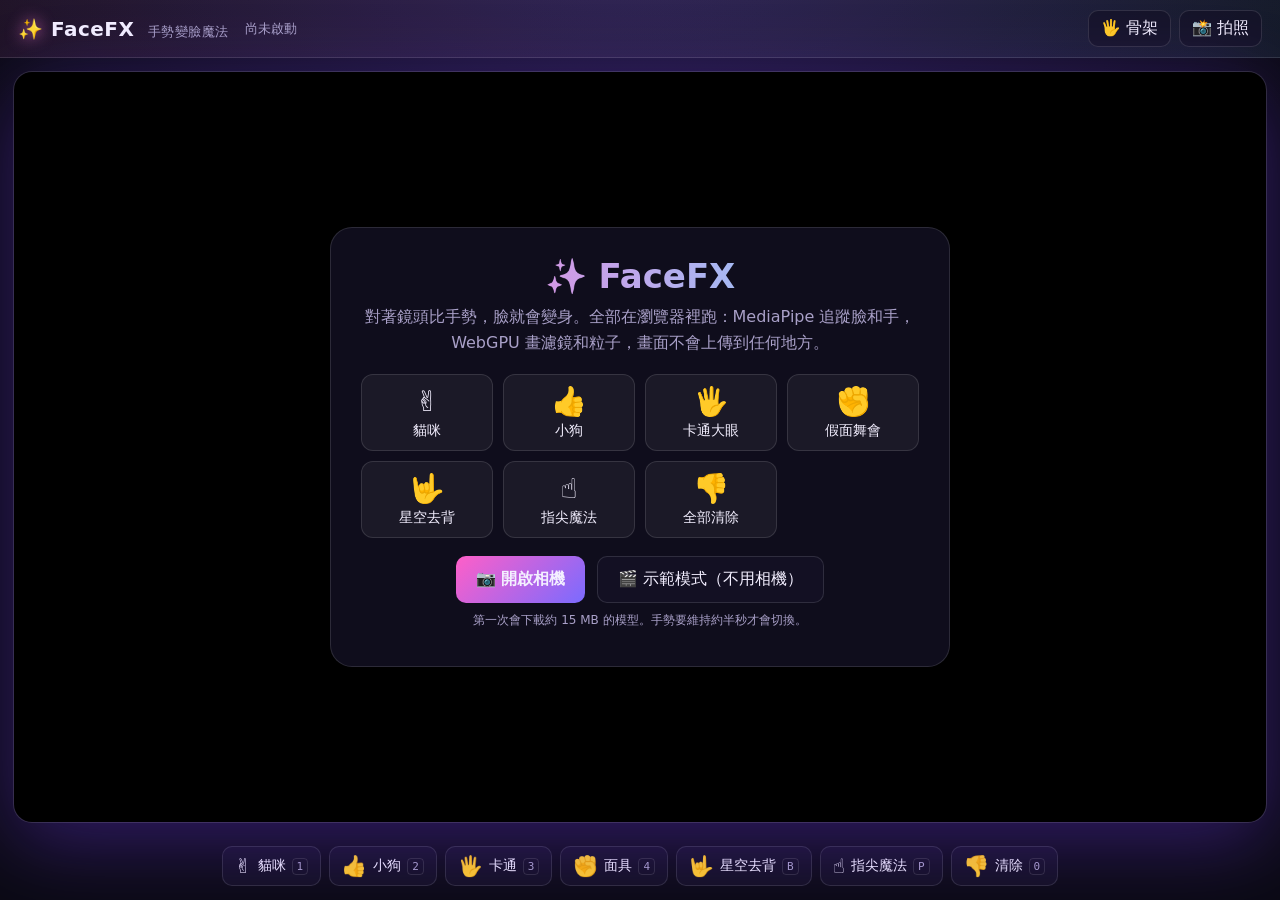
<file: Lab/face-fx/index.html>
<!doctype html>
<html lang="zh-Hant">
<head>
<meta charset="utf-8">
<meta name="viewport" content="width=device-width, initial-scale=1">
<title>FaceFX 手勢變臉</title>
<meta name="description" content="對著鏡頭比手勢，臉就變成貓、狗、卡通大眼或戴上假面舞會面具，還能星空去背、指尖噴粒子。MediaPipe 追蹤臉和手，WebGPU 畫濾鏡與 16 萬顆粒子，全部在瀏覽器裡跑、影像不上傳；沒有相機也能看示範模式。">
<link rel="icon" href="data:image/svg+xml,<svg xmlns='http://www.w3.org/2000/svg' viewBox='0 0 100 100'><text y='.9em' font-size='90'>✨</text></svg>">
<link rel="stylesheet" href="style.css">
</head>
<body>
  <header class="topbar">
    <div class="brand"><span class="logo">✨</span> FaceFX <small>手勢變臉魔法</small></div>
    <div class="stats"><span id="status">尚未啟動</span><span id="fps"></span></div>
    <div class="tools">
      <button id="btnSkeleton" title="顯示手部骨架 (H)">🖐 骨架</button>
      <button id="btnSnap" title="拍照 (S)">📸 拍照</button>
    </div>
  </header>

  <main id="stageWrap">
    <div id="stage">
      <canvas id="gpuCanvas"></canvas>
      <canvas id="overlay"></canvas>
      <div id="toast"></div>
    </div>

    <div id="startCard" class="card">
      <h1>✨ FaceFX</h1>
      <p>對著鏡頭比手勢，臉就會變身。全部在瀏覽器裡跑：MediaPipe 追蹤臉和手，WebGPU 畫濾鏡和粒子，畫面不會上傳到任何地方。</p>
      <div class="legend-big">
        <div><b>✌️</b>貓咪</div>
        <div><b>👍</b>小狗</div>
        <div><b>🖐</b>卡通大眼</div>
        <div><b>✊</b>假面舞會</div>
        <div><b>🤟</b>星空去背</div>
        <div><b>☝️</b>指尖魔法</div>
        <div><b>👎</b>全部清除</div>
      </div>
      <div class="actions">
        <button id="btnStart" class="primary">📷 開啟相機</button>
        <button id="btnDemo">🎬 示範模式（不用相機）</button>
      </div>
      <p class="hint">第一次會下載約 15 MB 的模型。手勢要維持約半秒才會切換。</p>
    </div>
  </main>

  <footer id="legend">
    <button data-mode="cat"><b>✌️</b>貓咪<kbd>1</kbd></button>
    <button data-mode="dog"><b>👍</b>小狗<kbd>2</kbd></button>
    <button data-mode="toon"><b>🖐</b>卡通<kbd>3</kbd></button>
    <button data-mode="mask"><b>✊</b>面具<kbd>4</kbd></button>
    <button data-toggle="bg"><b>🤟</b>星空去背<kbd>B</kbd></button>
    <button data-toggle="magic"><b>☝️</b>指尖魔法<kbd>P</kbd></button>
    <button data-mode="none"><b>👎</b>清除<kbd>0</kbd></button>
  </footer>

  <script type="module" src="src/main.js"></script>
</body>
</html>
</file>
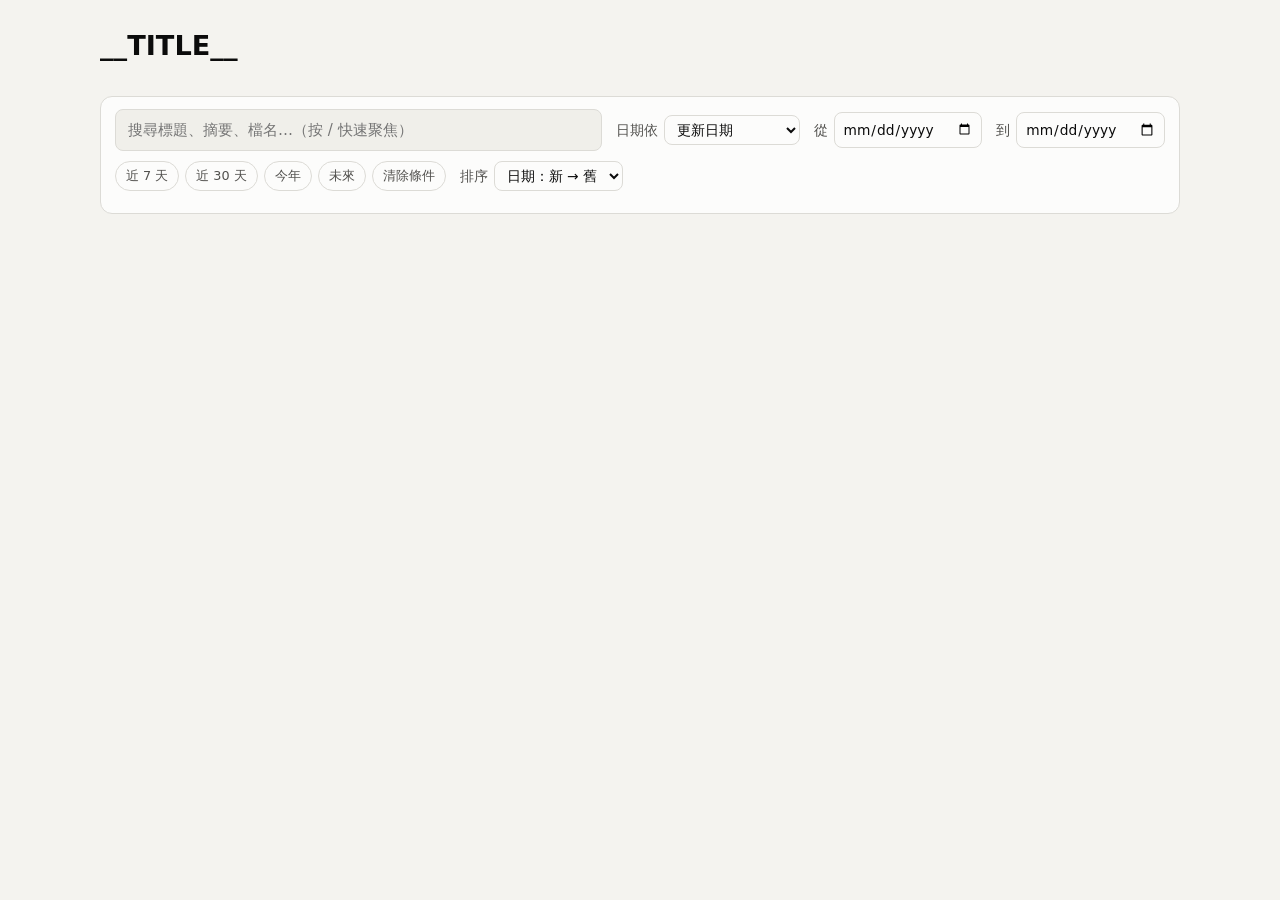
<file: _dashboard/template.html>
<!DOCTYPE html>
<html lang="zh-Hant">
<head>
<meta charset="UTF-8">
<meta name="viewport" content="width=device-width, initial-scale=1">
<title>__TITLE__</title>
<style>
:root{
  color-scheme: light;
  --bg:#f4f3ef; --surface:#fcfcfb; --surface-2:#f0efea;
  --text:#0b0b0b; --text-2:#52514e; --muted:#8a8984;
  --border:#dcdbd6; --grid:#e6e5e0; --accent:#2a78d6; --mark:#fde9a8;
}
@media (prefers-color-scheme: dark){
  :root{
    color-scheme: dark;
    --bg:#121211; --surface:#1a1a19; --surface-2:#232321;
    --text:#f0efec; --text-2:#c3c2b7; --muted:#8f8e86;
    --border:#3a3936; --grid:#2c2c2a; --accent:#3987e5; --mark:#5a4a12;
  }
}
*{box-sizing:border-box}
body{margin:0;background:var(--bg);color:var(--text);font-family:"Noto Sans TC","Microsoft JhengHei","PingFang TC",system-ui,sans-serif;line-height:1.6;font-size:15px}
a{color:inherit}
.wrap{max-width:1120px;margin:0 auto;padding:24px 20px 60px}
header.top{display:flex;flex-wrap:wrap;align-items:flex-end;gap:12px 24px;margin-bottom:16px}
header.top h1{margin:0;font-size:1.7rem;cursor:pointer}
header.top .sub{color:var(--text-2);font-size:.92rem}
header.top .gen{margin-left:auto;color:var(--muted);font-size:.8rem;text-align:right}
.crumb{display:flex;align-items:center;gap:8px;font-size:.92rem;color:var(--text-2);margin:4px 0 12px;flex-wrap:wrap}
.crumb a{text-decoration:none;color:var(--accent)}
.crumb a:hover{text-decoration:underline}

/* 查詢列 */
.query{background:var(--surface);border:1px solid var(--border);border-radius:12px;padding:12px 14px;margin:0 0 18px;display:flex;flex-wrap:wrap;gap:10px 14px;align-items:center}
.query input[type=search]{flex:1 1 260px;font:inherit;padding:8px 12px;border-radius:8px;border:1px solid var(--border);background:var(--surface-2);color:var(--text)}
.query label{display:flex;align-items:center;gap:6px;font-size:.86rem;color:var(--text-2)}
.query select,.query input[type=date]{font:inherit;font-size:.86rem;padding:5px 8px;border-radius:8px;border:1px solid var(--border);background:var(--surface);color:var(--text)}
.chips{display:flex;gap:6px;flex-wrap:wrap}
.chip{font:inherit;font-size:.8rem;padding:4px 10px;border-radius:999px;border:1px solid var(--border);background:var(--surface);color:var(--text-2);cursor:pointer}
.chip:hover{border-color:var(--text-2);color:var(--text)}
.chip.on{background:var(--accent);border-color:var(--accent);color:#fff}
.qinfo{width:100%;font-size:.82rem;color:var(--muted)}

/* 主題卡片 */
.grid{display:grid;grid-template-columns:repeat(auto-fill,minmax(300px,1fr));gap:16px}
.tcard{position:relative;background:var(--surface);border:1px solid var(--border);border-radius:14px;padding:18px 18px 14px;text-decoration:none;display:flex;flex-direction:column;gap:6px;transition:transform .15s,box-shadow .15s,border-color .15s;overflow:hidden}
.tcard::before{content:"";position:absolute;left:0;top:0;bottom:0;width:5px;background:var(--c)}
.tcard:hover{transform:translateY(-2px);box-shadow:0 8px 22px rgba(0,0,0,.10);border-color:var(--c)}
.tcard .ic{font-size:2rem;line-height:1}
.tcard .nm{font-size:1.3rem;font-weight:700}
.tcard .st{color:var(--text-2);font-size:.9rem}
.tcard .cnt{display:flex;gap:14px;font-size:.82rem;color:var(--muted);margin-top:2px}
.tcard .cnt b{color:var(--text);font-size:1rem}
.tcard ul{margin:6px 0 0;padding:0;list-style:none;font-size:.86rem;color:var(--text-2);border-top:1px solid var(--grid);padding-top:8px}
.tcard li{white-space:nowrap;overflow:hidden;text-overflow:ellipsis;padding:2px 0}
.tcard li::before{content:"· ";color:var(--c)}
h2.sec{font-size:1.1rem;margin:28px 0 10px}

/* 文章列表 */
.list{display:flex;flex-direction:column;gap:10px}
.item{background:var(--surface);border:1px solid var(--border);border-radius:12px;padding:14px 16px;display:grid;grid-template-columns:1fr auto;gap:6px 16px;align-items:start;transition:border-color .15s}
.item:hover{border-color:var(--c,var(--accent))}
.item .t{font-size:1.05rem;font-weight:700;text-decoration:none;cursor:pointer}
.item .t:hover{color:var(--c,var(--accent))}
.item .n{font-size:.85rem;color:var(--text-2)}
.item .d{grid-column:1/2;font-size:.88rem;color:var(--text-2);display:-webkit-box;-webkit-line-clamp:2;-webkit-box-orient:vertical;overflow:hidden}
.item .m{grid-column:1/2;display:flex;flex-wrap:wrap;gap:6px 14px;font-size:.78rem;color:var(--muted)}
.item .m .tp{color:var(--c);font-weight:600}
.item .acts{grid-row:1/4;grid-column:2;display:flex;flex-direction:column;gap:6px;align-items:stretch}
.btn{font:inherit;font-size:.82rem;padding:5px 12px;border-radius:8px;border:1px solid var(--border);background:var(--surface);color:var(--text);text-decoration:none;text-align:center;cursor:pointer;white-space:nowrap}
.btn:hover{border-color:var(--text-2)}
.btn.pri{background:var(--c,var(--accent));border-color:var(--c,var(--accent));color:#fff}
.item .ext{font-weight:400;color:var(--muted);font-size:.9rem}
.item .badge{border:1px solid var(--border);border-radius:999px;padding:0 8px;color:var(--text-2)}
mark{background:var(--mark);color:inherit;border-radius:3px;padding:0 1px}
.pager{display:flex;flex-wrap:wrap;align-items:center;gap:6px;margin:16px 0 0}
.pg{font:inherit;font-size:.86rem;min-width:36px;padding:5px 10px;border-radius:8px;border:1px solid var(--border);background:var(--surface);color:var(--text);cursor:pointer}
.pg:hover:not(:disabled){border-color:var(--text-2)}
.pg.on{background:var(--accent);border-color:var(--accent);color:#fff}
.pg:disabled{opacity:.4;cursor:default}
.pager .gap{color:var(--muted);padding:0 2px}
.pager .pinfo{margin-left:auto;font-size:.82rem;color:var(--muted)}
.empty{padding:28px;text-align:center;color:var(--muted);background:var(--surface);border:1px dashed var(--border);border-radius:12px}

/* 閱讀模式 */
.reader{position:fixed;inset:0;display:flex;flex-direction:column;background:var(--bg);z-index:10}
.reader .bar{display:flex;align-items:center;gap:12px;padding:8px 14px;background:var(--surface);border-bottom:1px solid var(--border);flex-wrap:wrap}
.reader .bar .tt{font-weight:700;flex:1;min-width:200px;white-space:nowrap;overflow:hidden;text-overflow:ellipsis}
.reader iframe{flex:1;width:100%;border:0;background:#fff}
@media (max-width:700px){.item{grid-template-columns:1fr}.item .acts{grid-row:auto;grid-column:1;flex-direction:row;flex-wrap:wrap}header.top .gen{margin-left:0;text-align:left}}
</style>
</head>
<body>
<div class="wrap">
  <header class="top">
    <div>
      <h1 id="home">__TITLE__</h1>
      <div class="sub" id="subtitle"></div>
    </div>
    <div class="gen" id="gen"></div>
  </header>
  <nav class="crumb" id="crumb"></nav>

  <section class="query" id="query">
    <input type="search" id="q" placeholder="搜尋標題、摘要、檔名…（按 / 快速聚焦）" autocomplete="off">
    <label>日期依
      <select id="field">
        <option value="updated">更新日期</option>
        <option value="event">行程／事件日期</option>
      </select>
    </label>
    <label>從 <input type="date" id="from"></label>
    <label>到 <input type="date" id="to"></label>
    <div class="chips" id="quick">
      <button class="chip" data-q="7">近 7 天</button>
      <button class="chip" data-q="30">近 30 天</button>
      <button class="chip" data-q="year">今年</button>
      <button class="chip" data-q="future">未來</button>
      <button class="chip" data-q="clear">清除條件</button>
    </div>
    <label>排序
      <select id="sort">
        <option value="desc">日期：新 → 舊</option>
        <option value="asc">日期：舊 → 新</option>
        <option value="name">名稱：A → Z</option>
      </select>
    </label>
    <div class="qinfo" id="qinfo"></div>
  </section>

  <main id="view"></main>
</div>
<div id="readerHost"></div>

<script>
(() => {
'use strict';
const DATA = /*__DATA__*/null;
const $ = id => document.getElementById(id);
const esc = s => String(s ?? '').replace(/[&<>"']/g, c => ({'&':'&amp;','<':'&lt;','>':'&gt;','"':'&quot;',"'":'&#39;'}[c]));
const today = () => { const d = new Date(); return `${d.getFullYear()}-${String(d.getMonth()+1).padStart(2,'0')}-${String(d.getDate()).padStart(2,'0')}`; };
const daysAgo = n => { const d = new Date(); d.setDate(d.getDate()-n); return `${d.getFullYear()}-${String(d.getMonth()+1).padStart(2,'0')}-${String(d.getDate()).padStart(2,'0')}`; };

/* 把主題資訊掛到每篇文章上，方便全域查詢 */
const ALL = [];
DATA.topics.forEach(t => t.articles.forEach(a => { a.topic = t; ALL.push(a); }));
const byPath = new Map(ALL.map(a => [a.path, a]));

$('subtitle').textContent = DATA.subtitle;
$('gen').innerHTML = `共 ${DATA.topics.length} 個主題、${ALL.length} 篇<br>最後更新：${esc(DATA.generated)}` +
  (DATA.mode === 'local' ? '（本機版；新增文章後雙擊「更新Dashboard.cmd」）' : '');

/* ---------- 查詢狀態 ---------- */
const S = { q:'', field:'updated', from:'', to:'', sort: localStorage.getItem('dash.sort') || 'desc' };
$('sort').value = S.sort;
const active = () => !!(S.q || S.from || S.to);
const dateOf = a => S.field === 'event' ? (a.eventDate || '') : a.updated;

function hl(text) {
  const t = esc(text);
  if (!S.q) return t;
  const words = S.q.split(/\s+/).filter(Boolean).map(w => esc(w).replace(/[.*+?^${}()|[\]\\]/g, '\\$&'));
  return words.length ? t.replace(new RegExp(`(${words.join('|')})`, 'gi'), '<mark>$1</mark>') : t;
}
function query(list) {
  const words = S.q.toLowerCase().split(/\s+/).filter(Boolean);
  let r = list.filter(a => {
    if (words.length) {
      const hay = `${a.title} ${a.note} ${a.desc} ${a.path} ${a.topic.name}`.toLowerCase();
      if (!words.every(w => hay.includes(w))) return false;
    }
    if (S.from || S.to) {
      const d = dateOf(a);
      if (!d) return false;
      if (S.from && d < S.from) return false;
      if (S.to && d > S.to) return false;
    }
    return true;
  });
  const key = a => dateOf(a) || (S.sort === 'asc' ? '9999' : '0000');
  if (S.sort === 'name') r.sort((a, b) => a.title.localeCompare(b.title, 'zh-Hant'));
  else r.sort((a, b) => S.sort === 'asc' ? key(a).localeCompare(key(b)) : key(b).localeCompare(key(a)));
  return r;
}
function describeQuery(n, scope) {
  if (!active() && S.sort === 'desc') return '';
  const parts = [];
  if (S.q) parts.push(`關鍵字「${esc(S.q)}」`);
  if (S.from || S.to) parts.push(`${S.field === 'event' ? '行程／事件日期' : '更新日期'} ${S.from || '…'} ～ ${S.to || '…'}`);
  const sortTxt = { desc:'日期新→舊', asc:'日期舊→新', name:'名稱' }[S.sort];
  return `${scope}${parts.length ? '：' + parts.join('、') : ''}，共 <b>${n}</b> 篇，依${sortTxt}排序。`;
}

/* ---------- 畫面 ---------- */
function itemHtml(a, showTopic) {
  if (a.external) {
    const tp = showTopic ? `<span class="tp">${esc(a.topic.icon)} ${esc(a.topic.name)}</span>` : '';
    return `<article class="item" style="--c:${a.topic.color}">
      <div><a class="t" href="${esc(a.href)}" target="_blank" rel="noopener">${hl(a.title)} <span class="ext">↗</span></a></div>
      ${a.desc ? `<div class="d">${hl(a.desc)}</div>` : ''}
      <div class="m">${tp}<span class="badge">🔗 外部網站</span><span>${esc(a.note)}</span><span>➕ 加入 ${a.updated}</span></div>
      <div class="acts"><a class="btn pri" href="${esc(a.href)}" target="_blank" rel="noopener">開啟網站 ↗</a></div>
    </article>`;
  }
  const m = [];
  if (showTopic) m.push(`<span class="tp">${esc(a.topic.icon)} ${esc(a.topic.name)}</span>`);
  if (a.eventDate) m.push(`<span>📅 行程 ${a.eventDate}</span>`);
  m.push(`<span>🕒 更新 ${a.updated}</span>`);
  if (a.sections) m.push(`<span>📑 ${a.sections} 個章節</span>`);
  m.push(`<span title="${esc(a.path)}">📄 ${esc(a.path.split('/').slice(-2).join('/'))}</span>`);
  const alts = a.alts.map(x => `<a class="btn" href="${x.href}" target="_blank" rel="noopener">${esc(x.label)}</a>`).join('');
  return `<article class="item" style="--c:${a.topic.color}">
    <div><a class="t" href="#/r/${encodeURIComponent(a.path)}">${hl(a.title)}</a>${a.note && a.note !== a.title ? `<div class="n">${hl(a.note)}</div>` : ''}</div>
    ${a.desc ? `<div class="d">${hl(a.desc)}</div>` : ''}
    <div class="m">${m.join('')}</div>
    <div class="acts"><a class="btn pri" href="#/r/${encodeURIComponent(a.path)}">閱讀</a><a class="btn" href="${a.href}" target="_blank" rel="noopener">新分頁</a>${alts}</div>
  </article>`;
}
const listHtml = (arr, showTopic) => arr.length ? `<div class="list">${arr.map(a => itemHtml(a, showTopic)).join('')}</div>` : `<div class="empty">沒有符合條件的文章。試試放寬日期範圍，或按「清除條件」。</div>`;

/* 分頁：每頁 PER 筆 */
const PER = 10;
let page = 1;
function pagedHtml(arr, showTopic) {
  if (!arr.length) return listHtml(arr, showTopic);
  const pages = Math.ceil(arr.length / PER);
  page = Math.min(Math.max(1, page), pages);
  const start = (page - 1) * PER, slice = arr.slice(start, start + PER);
  let pager = '';
  if (pages > 1) {
    const nums = [];
    for (let p = 1; p <= pages; p++) {
      if (p === 1 || p === pages || Math.abs(p - page) <= 2) nums.push(p);
      else if (nums[nums.length - 1] !== '…') nums.push('…');
    }
    pager = `<nav class="pager">
      <button class="pg" data-p="${page - 1}" ${page === 1 ? 'disabled' : ''}>‹ 上一頁</button>
      ${nums.map(p => p === '…' ? '<span class="gap">…</span>' : `<button class="pg${p === page ? ' on' : ''}" data-p="${p}">${p}</button>`).join('')}
      <button class="pg" data-p="${page + 1}" ${page === pages ? 'disabled' : ''}>下一頁 ›</button>
      <span class="pinfo">第 ${start + 1}–${start + slice.length} 筆，共 ${arr.length} 筆</span>
    </nav>`;
  }
  return listHtml(slice, showTopic) + pager;
}

function renderHome() {
  $('crumb').innerHTML = '';
  if (active()) {
    const r = query(ALL);
    $('qinfo').innerHTML = describeQuery(r.length, '全部主題');
    $('view').innerHTML = `<h2 class="sec">查詢結果</h2>` + pagedHtml(r, true);
    return;
  }
  $('qinfo').innerHTML = '';
  const cards = DATA.topics.map(t => {
    const latest = t.articles.slice().sort((a, b) => b.mtime - a.mtime);
    return `<a class="tcard" href="#/t/${t.id}" style="--c:${t.color}">
      <div class="ic">${esc(t.icon)}</div>
      <div class="nm">${esc(t.name)}</div>
      <div class="st">${esc(t.subtitle)}</div>
      <div class="cnt"><span><b>${t.articles.length}</b> 篇</span>${latest[0] ? `<span>最近更新 ${latest[0].updated}</span>` : ''}</div>
      ${latest.length ? `<ul>${latest.slice(0, 3).map(a => `<li>${esc(a.title)}</li>`).join('')}</ul>` : ''}
    </a>`;
  }).join('');
  const recent = query(ALL).slice(0, 6);
  $('view').innerHTML = `<div class="grid">${cards}</div><h2 class="sec">${S.sort === 'name' ? '全部文章（依名稱）' : S.sort === 'asc' ? '最早的文章' : '最近更新'}</h2>` + listHtml(recent, true);
}

function renderTopic(t) {
  $('crumb').innerHTML = `<a href="#/">🏠 全部主題</a> › <span>${esc(t.icon)} ${esc(t.name)}</span>`;
  const r = query(t.articles);
  $('qinfo').innerHTML = describeQuery(r.length, `${esc(t.icon)} ${esc(t.name)}`) || `${esc(t.icon)} ${esc(t.name)} 共 <b>${t.articles.length}</b> 篇。`;
  $('view').innerHTML = `<h2 class="sec" style="margin-top:6px">${esc(t.icon)} ${esc(t.name)} <span style="font-weight:400;color:var(--muted);font-size:.9rem">${esc(t.subtitle)}</span></h2>` + pagedHtml(r, false);
}

function renderReader(a) {
  const back = `#/t/${a.topic.id}`;
  const alts = a.alts.map(x => `<a class="btn" href="${x.href}" target="_blank" rel="noopener">${esc(x.label)}</a>`).join('');
  $('readerHost').innerHTML = `<div class="reader" style="--c:${a.topic.color}">
    <div class="bar">
      <a class="btn" href="${back}">← 返回 ${esc(a.topic.icon)} ${esc(a.topic.name)}</a>
      <div class="tt" title="${esc(a.title)}">${esc(a.title)}</div>
      ${alts}<a class="btn pri" href="${a.href}" target="_blank" rel="noopener">在新分頁開啟</a>
    </div>
    <iframe src="${a.href}" title="${esc(a.title)}"></iframe>
  </div>`;
  document.title = `${a.title} — ${DATA.title}`;
}

/* ---------- 路由 ---------- */
let lastList = null;
function route() {
  const h = decodeURIComponent(location.hash.replace(/^#\/?/, ''));
  if (!h.startsWith('r/')) { if (h !== lastList) page = 1; lastList = h; }   // 換主題才回到第 1 頁；從閱讀返回保留頁數
  if (!h.startsWith('r/')) { $('readerHost').innerHTML = ''; document.title = DATA.title; }
  if (h.startsWith('r/')) {
    const a = byPath.get(h.slice(2));
    if (a) return renderReader(a);
    location.hash = '#/'; return;
  }
  if (h.startsWith('t/')) {
    const t = DATA.topics.find(x => x.id === h.slice(2));
    if (t) return renderTopic(t);
  }
  renderHome();
}
const rerender = (keepPage) => { if (!keepPage) page = 1; if (!location.hash.startsWith('#/r/')) route(); };
$('view').addEventListener('click', e => {
  const b = e.target.closest('.pg'); if (!b || b.disabled) return;
  page = +b.dataset.p; rerender(true);
  $('query').scrollIntoView({ block: 'start' });
});

/* ---------- 事件 ---------- */
$('home').onclick = () => { location.hash = '#/'; };
$('q').addEventListener('input', e => { S.q = e.target.value.trim(); rerender(); });
$('field').onchange = e => { S.field = e.target.value; rerender(); };
$('from').onchange = e => { S.from = e.target.value; markQuick(''); rerender(); };
$('to').onchange = e => { S.to = e.target.value; markQuick(''); rerender(); };
$('sort').onchange = e => { S.sort = e.target.value; localStorage.setItem('dash.sort', S.sort); rerender(); };
function markQuick(k) { document.querySelectorAll('#quick .chip').forEach(c => c.classList.toggle('on', c.dataset.q === k)); }
document.querySelectorAll('#quick .chip').forEach(c => c.onclick = () => {
  const k = c.dataset.q;
  if (k === 'clear') { S.q = S.from = S.to = ''; $('q').value = ''; markQuick(''); }
  else if (k === 'year') { S.from = `${new Date().getFullYear()}-01-01`; S.to = `${new Date().getFullYear()}-12-31`; markQuick(k); }
  else if (k === 'future') { S.field = 'event'; $('field').value = 'event'; S.from = today(); S.to = ''; markQuick(k); }
  else { S.from = daysAgo(+k); S.to = today(); markQuick(k); }
  $('from').value = S.from; $('to').value = S.to;
  rerender();
});
document.addEventListener('keydown', e => {
  if (e.key === '/' && document.activeElement.tagName !== 'INPUT') { e.preventDefault(); $('q').focus(); }
  if (e.key === 'Escape' && location.hash.startsWith('#/r/')) history.back();
});
window.addEventListener('hashchange', route);
route();
})();
</script>
</body>
</html>
</file>
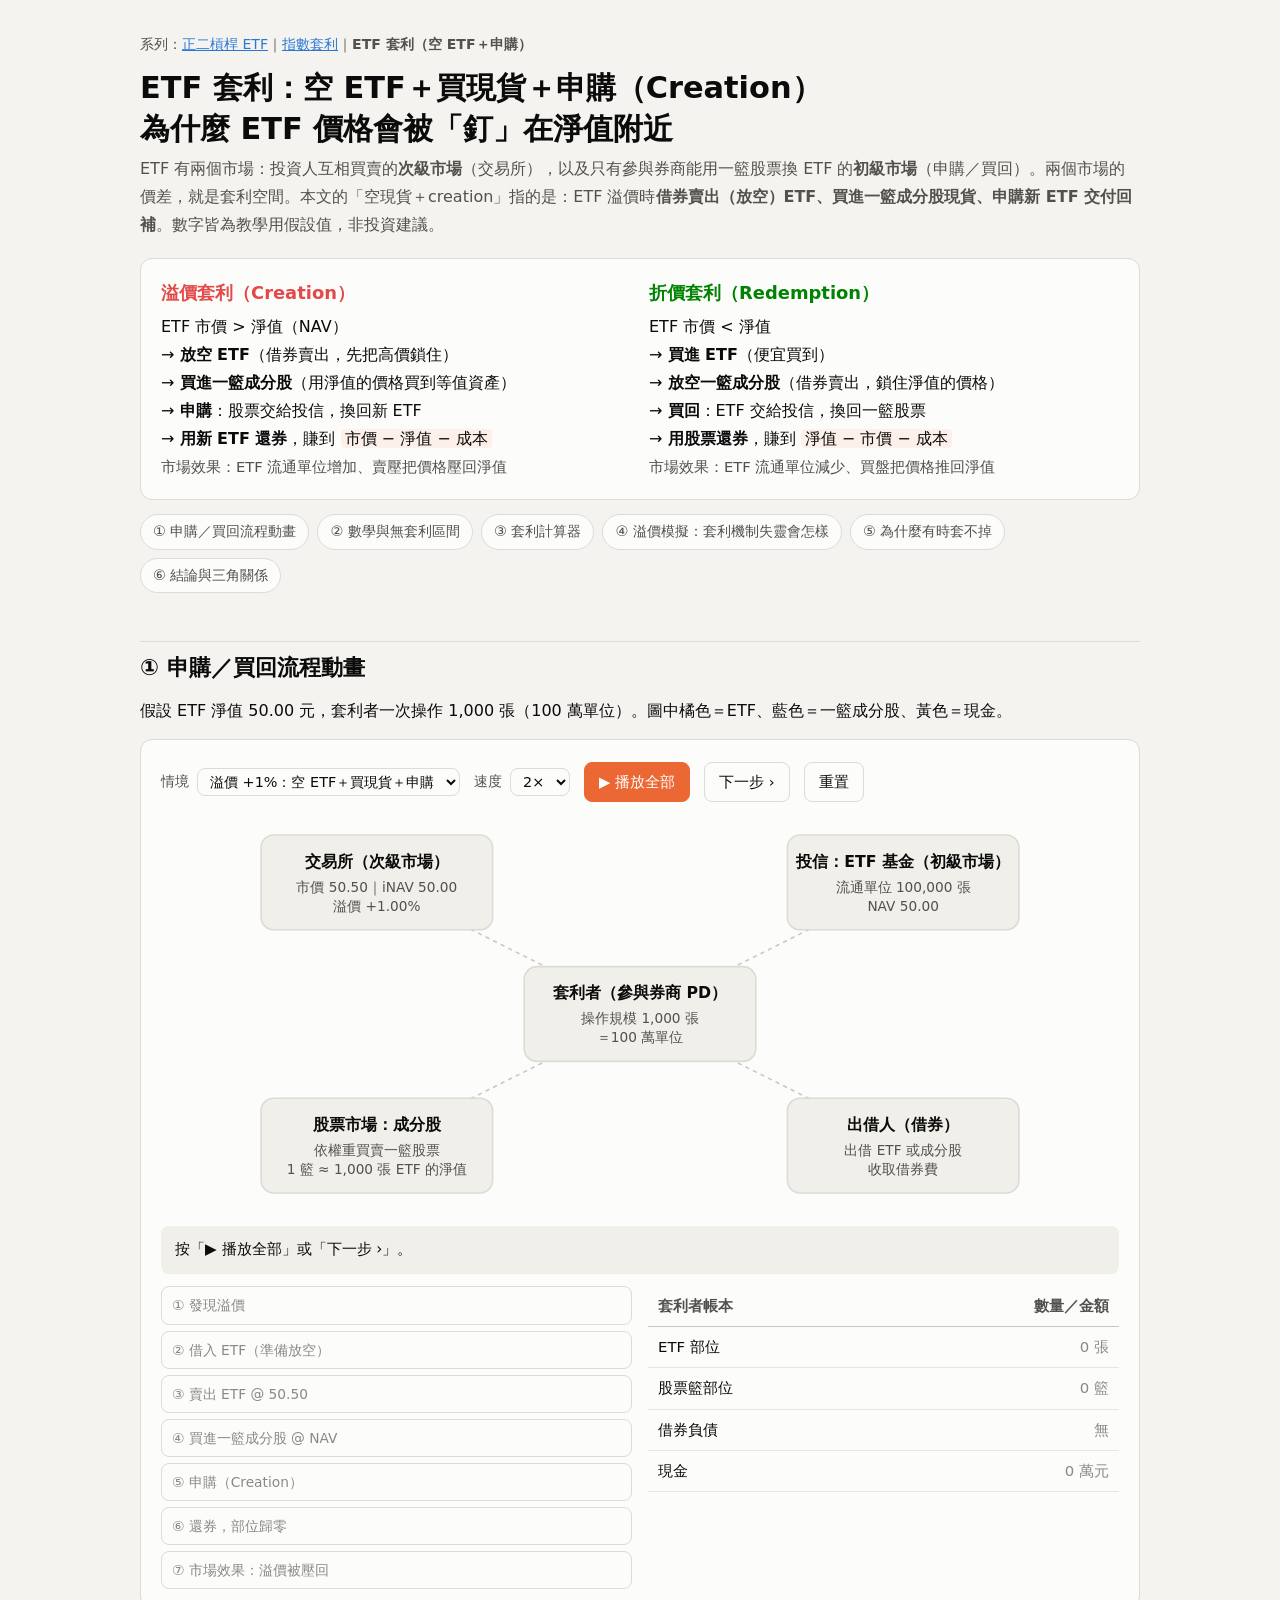
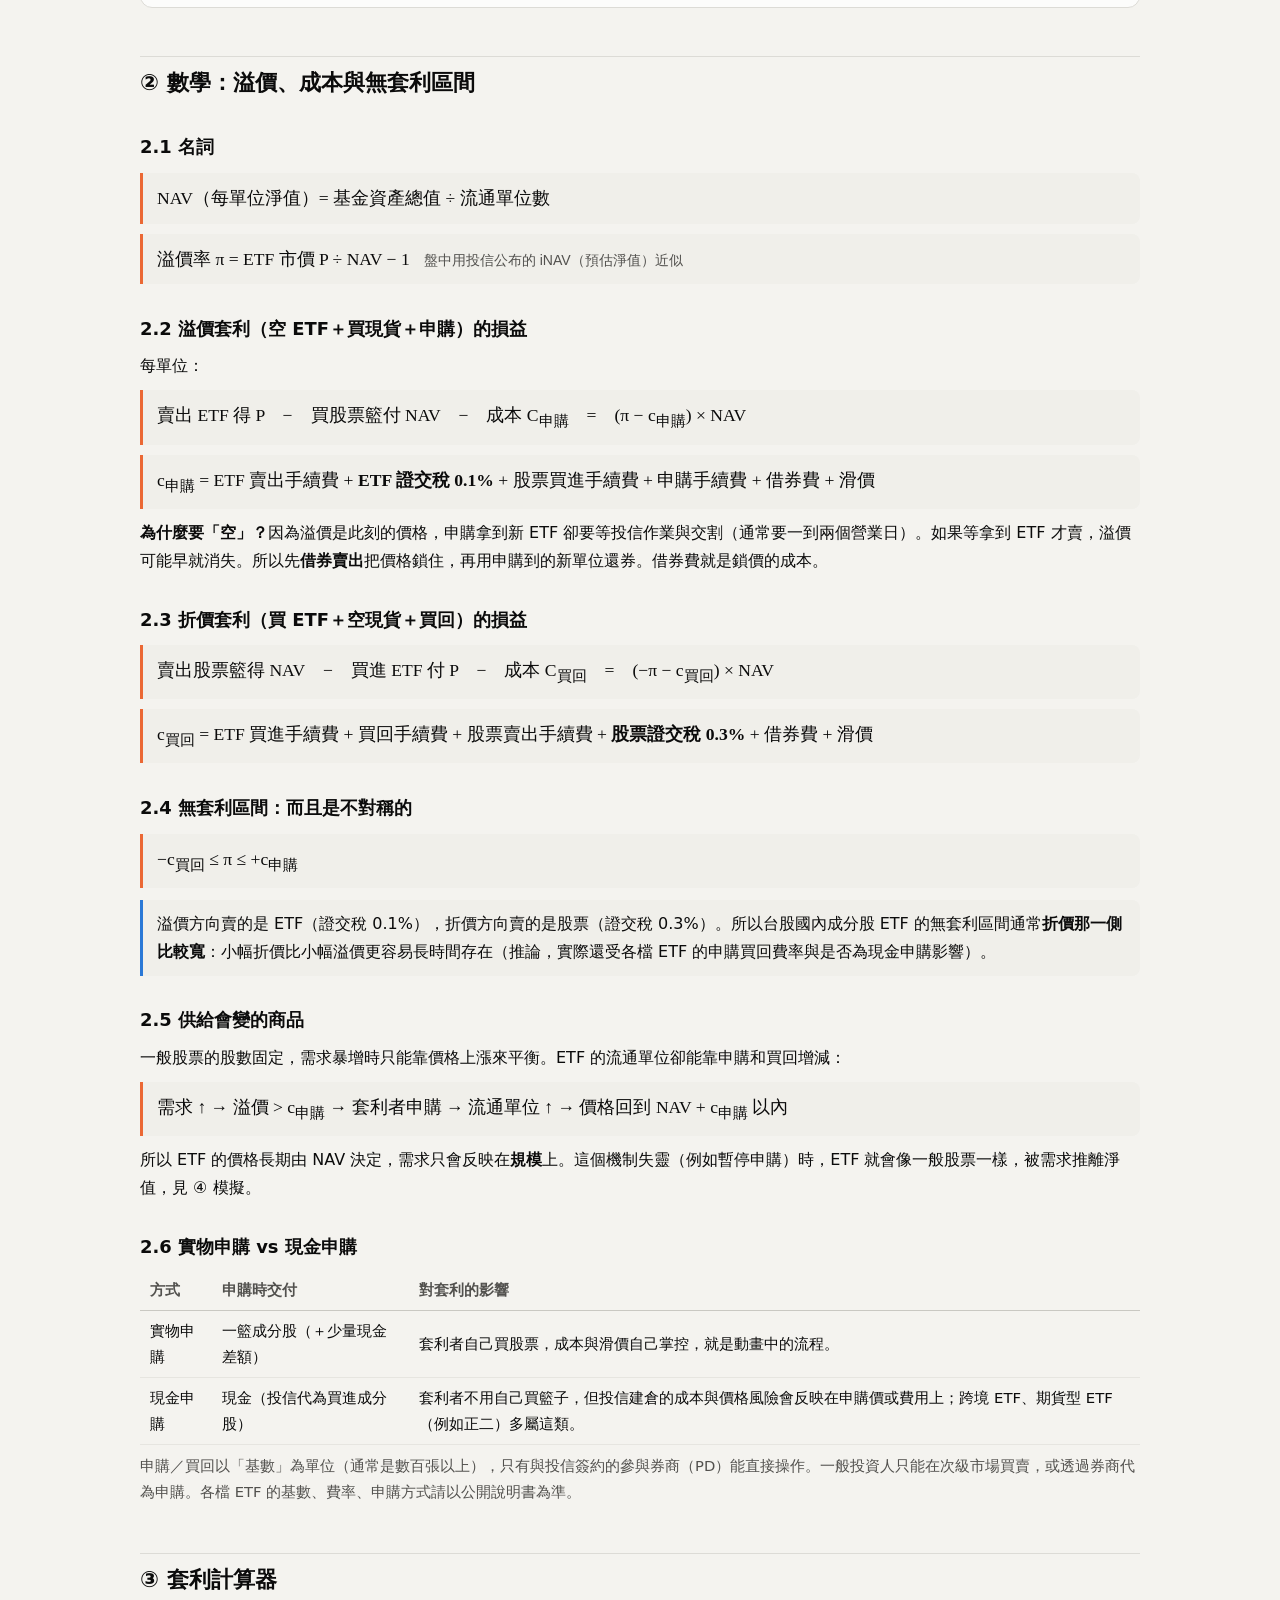
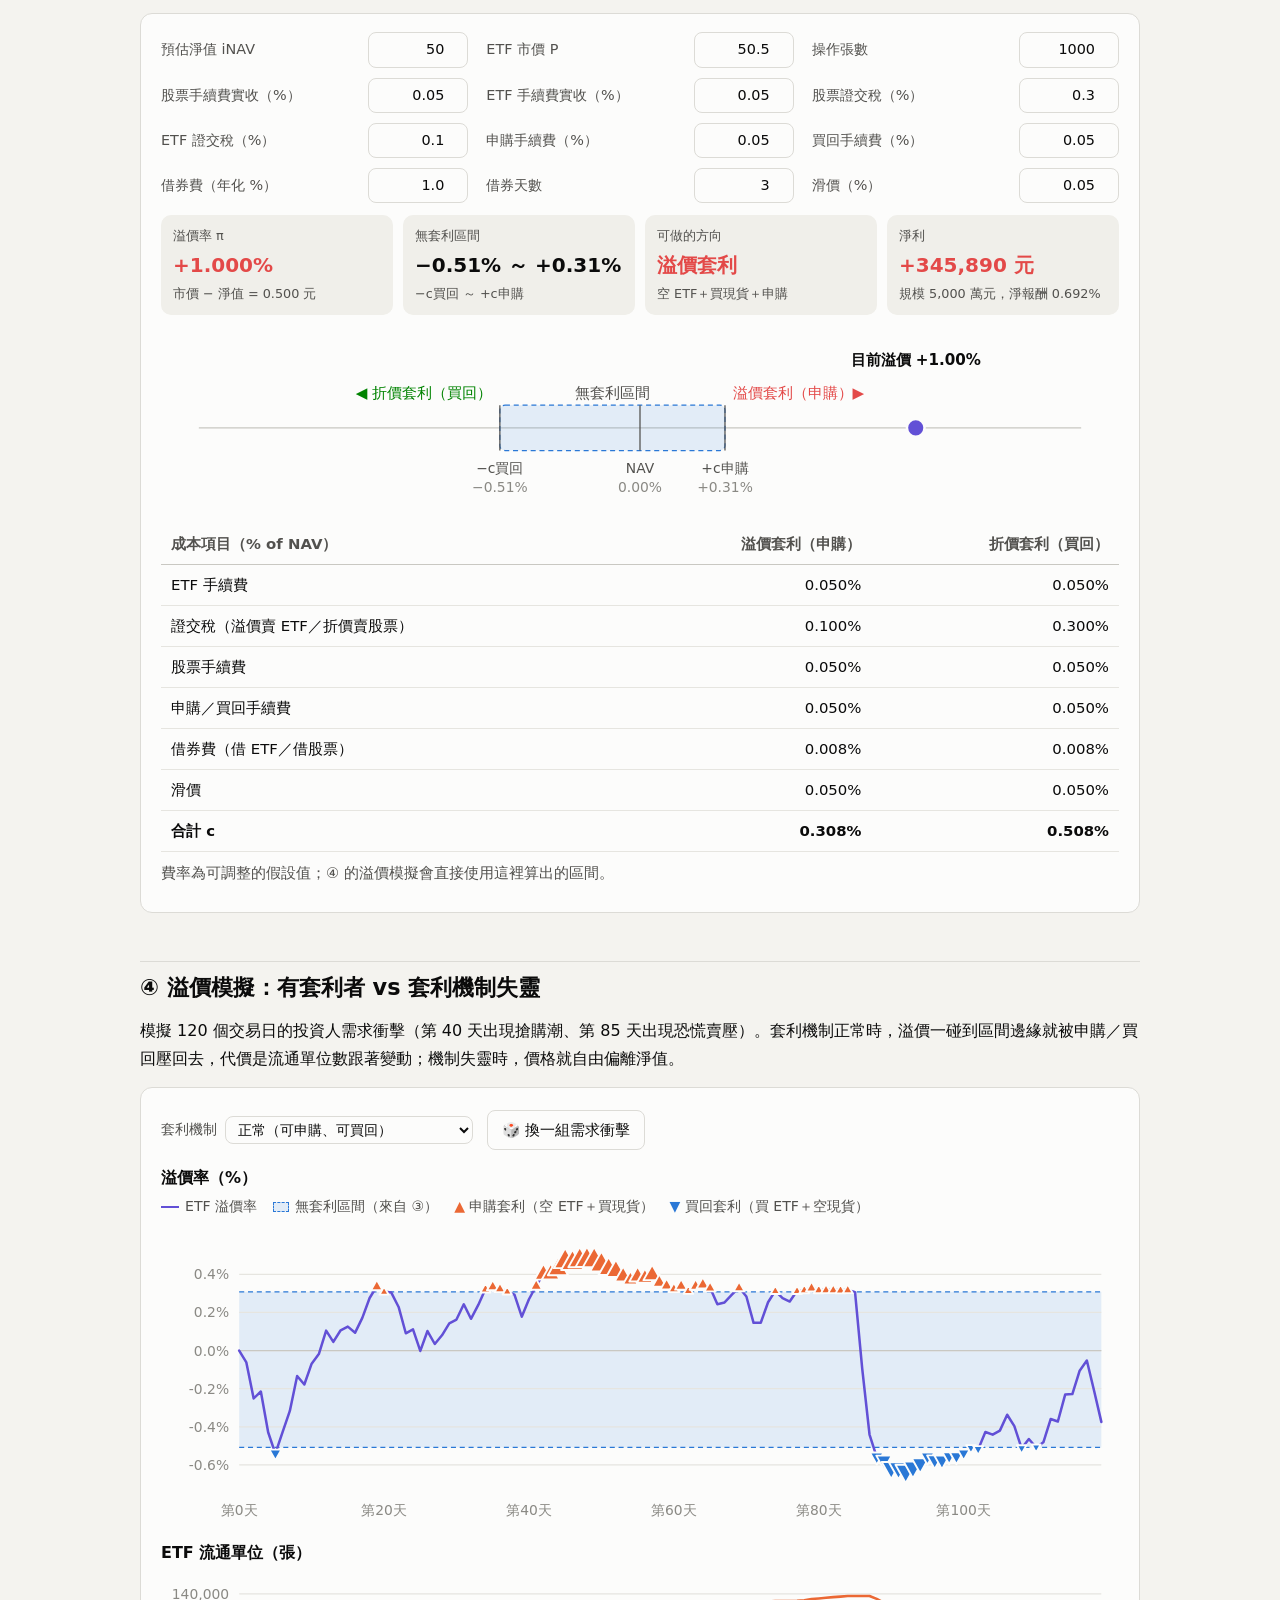
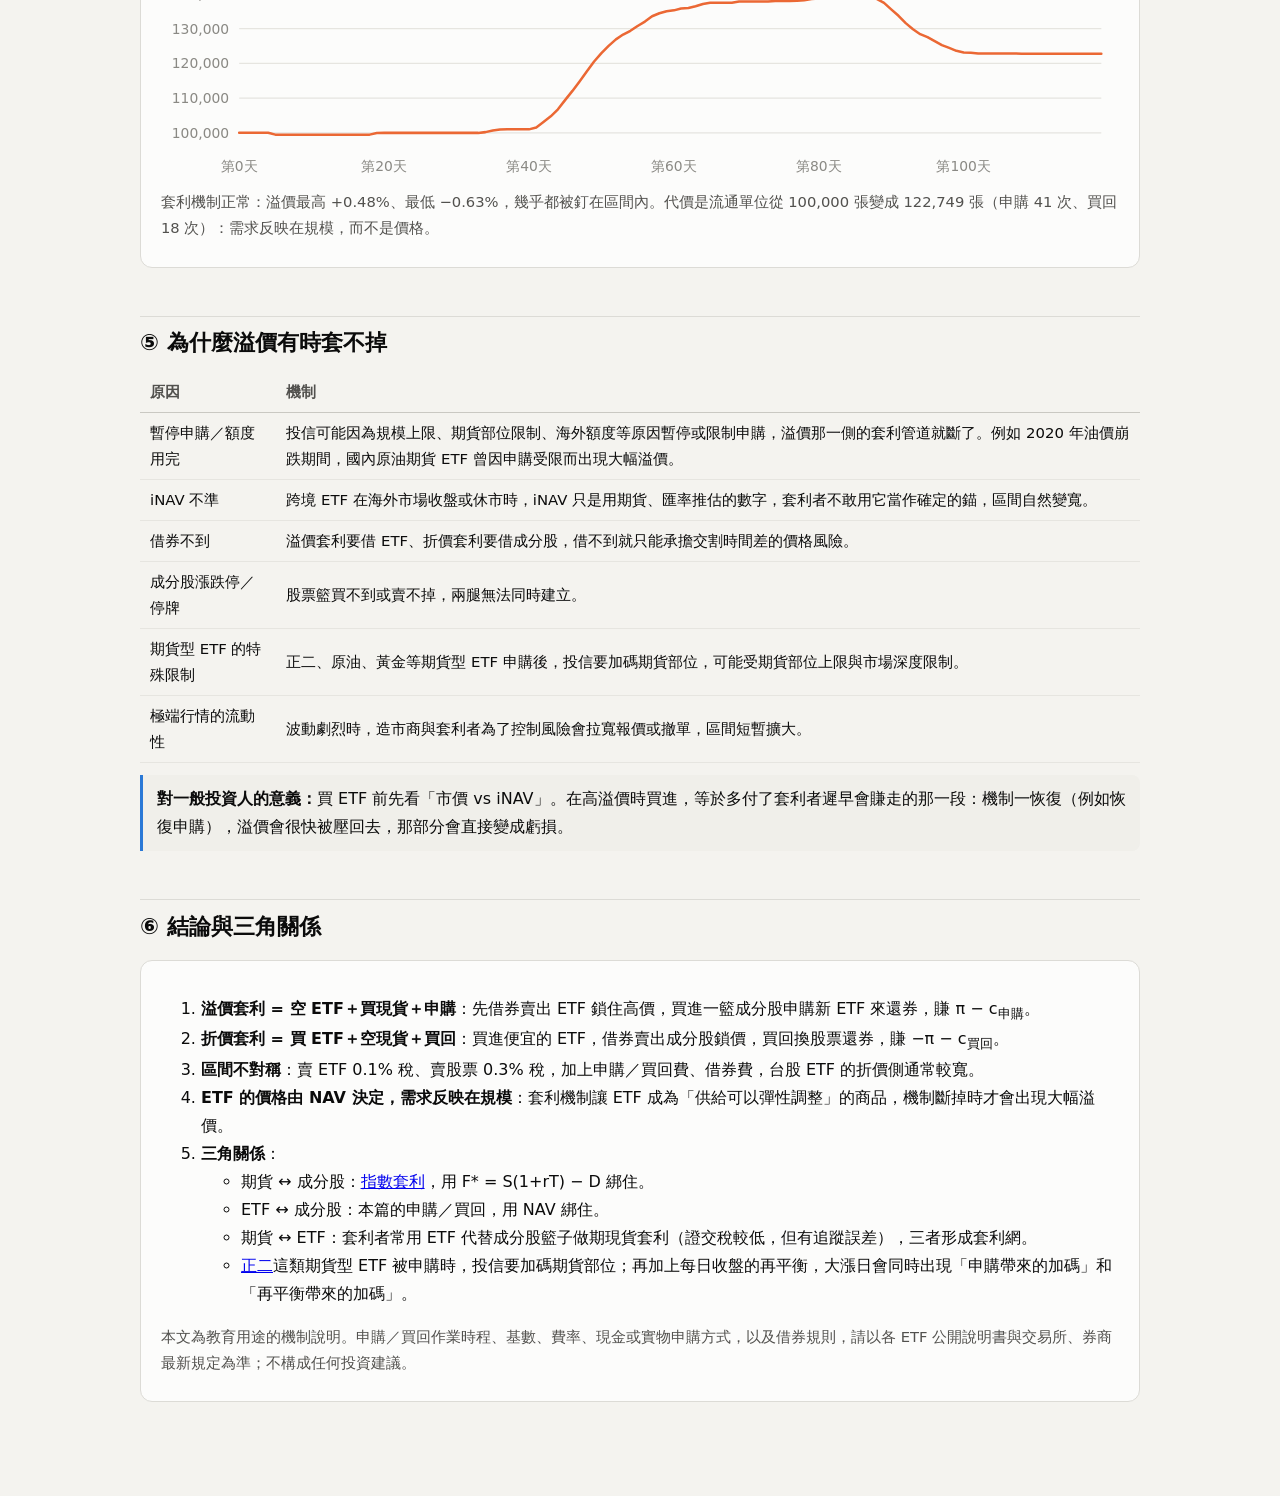
<file: Stock/ETF套利_空ETF加申購creation動畫與分析.html>
<!DOCTYPE html>
<html lang="zh-Hant">
<head>
<meta charset="UTF-8">
<meta name="viewport" content="width=device-width, initial-scale=1">
<title>ETF 套利：空 ETF＋買現貨＋申購（Creation）／買 ETF＋買回（Redemption）</title>
<style>
:root{
  color-scheme: light;
  --bg:#f4f3ef; --surface:#fcfcfb; --surface-2:#f0efea;
  --text:#0b0b0b; --text-2:#52514e; --muted:#8a8984;
  --grid:#e6e5e0; --axis:#c9c8c2; --border:#dcdbd6;
  --etf:#eb6834; --bsk:#2a78d6; --cash:#eda100; --prem:#6250d6;
  --up:#e34948; --down:#008300;
  --up-soft:rgba(227,73,72,.16); --down-soft:rgba(0,131,0,.14); --band:rgba(42,120,214,.12);
  --accent-soft:#fdf0ea;
}
@media (prefers-color-scheme: dark){
  :root{
    color-scheme: dark;
    --bg:#121211; --surface:#1a1a19; --surface-2:#232321;
    --text:#f0efec; --text-2:#c3c2b7; --muted:#8f8e86;
    --grid:#2c2c2a; --axis:#46453f; --border:#3a3936;
    --etf:#d95926; --bsk:#3987e5; --cash:#c98500; --prem:#9085e9;
    --up:#e66767; --down:#0ca30c;
    --up-soft:rgba(230,103,103,.18); --down-soft:rgba(12,163,12,.18); --band:rgba(57,135,229,.16);
    --accent-soft:#2a1d17;
  }
}
*{box-sizing:border-box}
html{scroll-behavior:smooth}
body{margin:0;background:var(--bg);color:var(--text);
  font-family:"Noto Sans TC","Microsoft JhengHei","PingFang TC",system-ui,sans-serif;line-height:1.75;font-size:16px}
.wrap{max-width:1040px;margin:0 auto;padding:32px 20px 80px}
h1{font-size:1.9rem;line-height:1.35;margin:0 0 .4rem}
h2{font-size:1.4rem;margin:3rem 0 .6rem;padding-top:.4rem;border-top:1px solid var(--border)}
h3{font-size:1.12rem;margin:1.8rem 0 .4rem}
p{margin:.5rem 0}
.sub{color:var(--text-2);margin:0 0 1.2rem}
.xnav{font-size:.88rem;color:var(--text-2);margin-bottom:10px}
.xnav a{color:var(--bsk)}
.card{background:var(--surface);border:1px solid var(--border);border-radius:12px;padding:18px 20px;margin:14px 0}
.hero{display:grid;grid-template-columns:1fr 1fr;gap:18px;align-items:start}
.hero h3{margin:0 0 .3rem}
.hl{background:var(--accent-soft);padding:0 .25em;border-radius:4px}
.toc{display:flex;flex-wrap:wrap;gap:8px;margin:12px 0 0;padding:0;list-style:none}
.toc a{display:inline-block;padding:4px 12px;border:1px solid var(--border);border-radius:999px;color:var(--text-2);text-decoration:none;font-size:.9rem;background:var(--surface)}
.toc a:hover{color:var(--text);border-color:var(--text-2)}
.eq{font-family:"Cambria Math","Times New Roman",serif;font-size:1.1rem;background:var(--surface-2);
  border-left:3px solid var(--etf);padding:10px 14px;margin:10px 0;border-radius:0 8px 8px 0;overflow-x:auto;white-space:nowrap}
.eq .c{font-family:"Noto Sans TC","Microsoft JhengHei",sans-serif;font-size:.88rem;color:var(--text-2);margin-left:1em}
.note{color:var(--text-2);font-size:.92rem}
.key{border-left:3px solid var(--bsk);background:var(--surface-2);padding:10px 14px;border-radius:0 8px 8px 0;margin:12px 0}
table{border-collapse:collapse;width:100%;font-size:.93rem;margin:8px 0}
th,td{padding:7px 10px;border-bottom:1px solid var(--grid);text-align:right;font-variant-numeric:tabular-nums}
th{color:var(--text-2);font-weight:600;border-bottom:1px solid var(--axis)}
th:first-child,td:first-child,.l{text-align:left}
tr.tot td{font-weight:700;border-top:1px solid var(--axis)}
.upc{color:var(--up);font-weight:600}.dnc{color:var(--down);font-weight:600}.mut{color:var(--muted)}
.controls{display:flex;flex-wrap:wrap;gap:10px 14px;align-items:center;margin:4px 0 12px}
.controls label{font-size:.9rem;color:var(--text-2);display:flex;align-items:center;gap:8px}
select,input[type=number]{font:inherit;font-size:.9rem;padding:4px 8px;border-radius:8px;border:1px solid var(--border);background:var(--surface);color:var(--text)}
input[type=number]{width:100px;text-align:right}
button{font:inherit;font-size:.92rem;padding:6px 14px;border-radius:8px;border:1px solid var(--border);background:var(--surface);color:var(--text);cursor:pointer}
button:hover{border-color:var(--text-2)}
button:disabled{opacity:.45;cursor:not-allowed}
button.primary{background:var(--etf);border-color:var(--etf);color:#fff}
.flow{display:grid;grid-template-columns:1fr;gap:12px}
.flow-side{display:grid;grid-template-columns:1fr 1fr;gap:16px;align-items:start}
#flowSvg{width:100%;max-width:800px;height:auto;display:block;margin:0 auto}
.node rect{fill:var(--surface-2);stroke:var(--border);stroke-width:1.5;transition:stroke .3s,fill .3s}
.node.on rect{stroke:var(--etf);stroke-width:2.5;fill:var(--accent-soft)}
.node .t{font-size:15px;font-weight:700;fill:var(--text)}
.node .s{font-size:13px;fill:var(--text-2)}
.edge{stroke:var(--axis);stroke-width:1.5;stroke-dasharray:4 4}
.tok text{font-size:12px;font-weight:700}
.steps{list-style:none;margin:0;padding:0;display:flex;flex-direction:column;gap:6px}
.steps li{border:1px solid var(--border);border-radius:8px;padding:6px 10px;font-size:.86rem;color:var(--muted);background:var(--surface);transition:all .25s}
.steps li.on{border-color:var(--etf);color:var(--text);background:var(--accent-soft);font-weight:600}
.steps li.done{color:var(--text-2)}
.caption{margin:12px 0;padding:10px 14px;border-radius:8px;background:var(--surface-2);min-height:3.2em;font-size:.95rem}
.chart{position:relative}
.chart svg{width:100%;height:auto;display:block;overflow:visible}
.chart .grid{stroke:var(--grid);stroke-width:1}
.chart .base{stroke:var(--axis);stroke-width:1}
.chart .tick{fill:var(--muted);font-size:11px;font-family:inherit}
.chart .xhair{stroke:var(--text-2);stroke-width:1;stroke-dasharray:3 3}
.chart-title{font-weight:600;margin:14px 0 0}
.legend{display:flex;flex-wrap:wrap;gap:6px 16px;font-size:.88rem;color:var(--text-2);margin:2px 0 4px}
.legend i{display:inline-block;width:18px;height:0;border-top:2px solid;vertical-align:middle;margin-right:6px}
.legend .box{display:inline-block;width:16px;height:10px;vertical-align:middle;margin-right:6px;border:1px dashed var(--bsk);background:var(--band)}
.tip{position:absolute;pointer-events:none;background:var(--surface);border:1px solid var(--border);border-radius:8px;
  padding:8px 10px;font-size:.82rem;line-height:1.5;box-shadow:0 4px 14px rgba(0,0,0,.12);min-width:150px;z-index:5;white-space:nowrap}
.tip .row{display:flex;justify-content:space-between;gap:14px}
.tip .sw{display:inline-block;width:10px;height:2px;vertical-align:middle;margin-right:6px}
.calc{display:grid;grid-template-columns:repeat(3,1fr);gap:10px 18px}
.calc label{display:flex;justify-content:space-between;align-items:center;gap:8px;font-size:.9rem;color:var(--text-2)}
.stats{display:grid;grid-template-columns:repeat(4,1fr);gap:10px;margin:12px 0}
.stat{background:var(--surface-2);border-radius:10px;padding:10px 12px}
.stat .k{font-size:.8rem;color:var(--text-2)}
.stat .v{font-size:1.25rem;font-weight:700;font-variant-numeric:tabular-nums}
.stat .s{font-size:.8rem;color:var(--text-2)}
#bandSvg{width:100%;height:auto;display:block}
@media (max-width:820px){.hero,.flow-side{grid-template-columns:1fr}.calc{grid-template-columns:1fr}.stats{grid-template-columns:repeat(2,1fr)}}
@media print{*{print-color-adjust:exact !important;-webkit-print-color-adjust:exact !important}}
</style>
</head>
<body>
<div class="wrap">
<div class="xnav">系列：<a href="正二槓桿ETF_持倉變化動畫與分析.html">正二槓桿 ETF</a>｜<a href="指數套利_期現貨套利動畫與分析.html">指數套利</a>｜<b>ETF 套利（空 ETF＋申購）</b></div>

<h1>ETF 套利：空 ETF＋買現貨＋申購（Creation）<br>為什麼 ETF 價格會被「釘」在淨值附近</h1>
<p class="sub">ETF 有兩個市場：投資人互相買賣的<b>次級市場</b>（交易所），以及只有參與券商能用一籃股票換 ETF 的<b>初級市場</b>（申購／買回）。兩個市場的價差，就是套利空間。本文的「空現貨＋creation」指的是：ETF 溢價時<b>借券賣出（放空）ETF、買進一籃成分股現貨、申購新 ETF 交付回補</b>。數字皆為教學用假設值，非投資建議。</p>

<div class="card hero">
  <div>
    <h3 class="upc">溢價套利（Creation）</h3>
    ETF 市價 &gt; 淨值（NAV）<br>
    → <b>放空 ETF</b>（借券賣出，先把高價鎖住）<br>
    → <b>買進一籃成分股</b>（用淨值的價格買到等值資產）<br>
    → <b>申購</b>：股票交給投信，換回新 ETF<br>
    → <b>用新 ETF 還券</b>，賺到 <span class="hl">市價 − 淨值 − 成本</span><br>
    <span class="note">市場效果：ETF 流通單位增加、賣壓把價格壓回淨值</span>
  </div>
  <div>
    <h3 class="dnc">折價套利（Redemption）</h3>
    ETF 市價 &lt; 淨值<br>
    → <b>買進 ETF</b>（便宜買到）<br>
    → <b>放空一籃成分股</b>（借券賣出，鎖住淨值的價格）<br>
    → <b>買回</b>：ETF 交給投信，換回一籃股票<br>
    → <b>用股票還券</b>，賺到 <span class="hl">淨值 − 市價 − 成本</span><br>
    <span class="note">市場效果：ETF 流通單位減少、買盤把價格推回淨值</span>
  </div>
</div>

<ul class="toc">
  <li><a href="#anim">① 申購／買回流程動畫</a></li>
  <li><a href="#math">② 數學與無套利區間</a></li>
  <li><a href="#calc">③ 套利計算器</a></li>
  <li><a href="#sim">④ 溢價模擬：套利機制失靈會怎樣</a></li>
  <li><a href="#why">⑤ 為什麼有時套不掉</a></li>
  <li><a href="#take">⑥ 結論與三角關係</a></li>
</ul>

<!-- ============ 1. ANIMATION ============ -->
<h2 id="anim">① 申購／買回流程動畫</h2>
<p>假設 ETF 淨值 50.00 元，套利者一次操作 1,000 張（100 萬單位）。圖中橘色＝ETF、藍色＝一籃成分股、黃色＝現金。</p>
<div class="card">
  <div class="controls">
    <label>情境
      <select id="mode">
        <option value="prem">溢價 +1%：空 ETF＋買現貨＋申購</option>
        <option value="disc">折價 −1%：買 ETF＋空現貨＋買回</option>
      </select>
    </label>
    <label>速度 <select id="spd"><option value="1">1×</option><option value="2" selected>2×</option><option value="4">4×</option></select></label>
    <button class="primary" id="play">▶ 播放全部</button>
    <button id="next">下一步 ›</button>
    <button id="reset">重置</button>
  </div>
  <div class="flow">
    <svg id="flowSvg" viewBox="0 0 760 380" role="img" aria-label="ETF 申購買回資金與部位流向動畫">
      <g id="edges"></g><g id="nodes"></g><g id="toks"></g>
    </svg>
    <div class="caption" id="cap" style="margin:0">按「▶ 播放全部」或「下一步 ›」。</div>
    <div class="flow-side">
      <ol class="steps" id="steps"></ol>
      <table id="ledger" style="margin-top:0">
        <thead><tr><th>套利者帳本</th><th>數量／金額</th></tr></thead><tbody></tbody>
      </table>
    </div>
  </div>
</div>

<!-- ============ 2. MATH ============ -->
<h2 id="math">② 數學：溢價、成本與無套利區間</h2>
<h3>2.1 名詞</h3>
<div class="eq">NAV（每單位淨值）= 基金資產總值 ÷ 流通單位數</div>
<div class="eq">溢價率 π = ETF 市價 P ÷ NAV − 1<span class="c">盤中用投信公布的 iNAV（預估淨值）近似</span></div>

<h3>2.2 溢價套利（空 ETF＋買現貨＋申購）的損益</h3>
<p>每單位：</p>
<div class="eq">賣出 ETF 得 P　−　買股票籃付 NAV　−　成本 C<sub>申購</sub>　=　(π − c<sub>申購</sub>) × NAV</div>
<div class="eq">c<sub>申購</sub> = ETF 賣出手續費 + <b>ETF 證交稅 0.1%</b> + 股票買進手續費 + 申購手續費 + 借券費 + 滑價</div>
<p><b>為什麼要「空」？</b>因為溢價是此刻的價格，申購拿到新 ETF 卻要等投信作業與交割（通常要一到兩個營業日）。如果等拿到 ETF 才賣，溢價可能早就消失。所以先<b>借券賣出</b>把價格鎖住，再用申購到的新單位還券。借券費就是鎖價的成本。</p>

<h3>2.3 折價套利（買 ETF＋空現貨＋買回）的損益</h3>
<div class="eq">賣出股票籃得 NAV　−　買進 ETF 付 P　−　成本 C<sub>買回</sub>　=　(−π − c<sub>買回</sub>) × NAV</div>
<div class="eq">c<sub>買回</sub> = ETF 買進手續費 + 買回手續費 + 股票賣出手續費 + <b>股票證交稅 0.3%</b> + 借券費 + 滑價</div>

<h3>2.4 無套利區間：而且是不對稱的</h3>
<div class="eq">−c<sub>買回</sub> ≤ π ≤ +c<sub>申購</sub></div>
<div class="key">溢價方向賣的是 ETF（證交稅 0.1%），折價方向賣的是股票（證交稅 0.3%）。所以台股國內成分股 ETF 的無套利區間通常<b>折價那一側比較寬</b>：小幅折價比小幅溢價更容易長時間存在（推論，實際還受各檔 ETF 的申購買回費率與是否為現金申購影響）。</div>

<h3>2.5 供給會變的商品</h3>
<p>一般股票的股數固定，需求暴增時只能靠價格上漲來平衡。ETF 的流通單位卻能靠申購和買回增減：</p>
<div class="eq">需求 ↑ → 溢價 &gt; c<sub>申購</sub> → 套利者申購 → 流通單位 ↑ → 價格回到 NAV + c<sub>申購</sub> 以內</div>
<p>所以 ETF 的價格長期由 NAV 決定，需求只會反映在<b>規模</b>上。這個機制失靈（例如暫停申購）時，ETF 就會像一般股票一樣，被需求推離淨值，見 ④ 模擬。</p>

<h3>2.6 實物申購 vs 現金申購</h3>
<table>
  <thead><tr><th class="l">方式</th><th class="l">申購時交付</th><th class="l">對套利的影響</th></tr></thead>
  <tbody>
    <tr><td class="l">實物申購</td><td class="l">一籃成分股（＋少量現金差額）</td><td class="l">套利者自己買股票，成本與滑價自己掌控，就是動畫中的流程。</td></tr>
    <tr><td class="l">現金申購</td><td class="l">現金（投信代為買進成分股）</td><td class="l">套利者不用自己買籃子，但投信建倉的成本與價格風險會反映在申購價或費用上；跨境 ETF、期貨型 ETF（例如正二）多屬這類。</td></tr>
  </tbody>
</table>
<p class="note">申購／買回以「基數」為單位（通常是數百張以上），只有與投信簽約的參與券商（PD）能直接操作。一般投資人只能在次級市場買賣，或透過券商代為申購。各檔 ETF 的基數、費率、申購方式請以公開說明書為準。</p>

<!-- ============ 3. CALC ============ -->
<h2 id="calc">③ 套利計算器</h2>
<div class="card" id="calcCard">
  <div class="calc">
    <label>預估淨值 iNAV <input type="number" id="cNav" value="50" step="0.01"></label>
    <label>ETF 市價 P <input type="number" id="cP" value="50.5" step="0.01"></label>
    <label>操作張數 <input type="number" id="cLots" value="1000" step="100"></label>
    <label>股票手續費實收（%） <input type="number" id="cFs" value="0.05" step="0.01"></label>
    <label>ETF 手續費實收（%） <input type="number" id="cFe" value="0.05" step="0.01"></label>
    <label>股票證交稅（%） <input type="number" id="cTs" value="0.3" step="0.05"></label>
    <label>ETF 證交稅（%） <input type="number" id="cTe" value="0.1" step="0.05"></label>
    <label>申購手續費（%） <input type="number" id="cCr" value="0.05" step="0.01"></label>
    <label>買回手續費（%） <input type="number" id="cRd" value="0.05" step="0.01"></label>
    <label>借券費（年化 %） <input type="number" id="cB" value="1.0" step="0.1"></label>
    <label>借券天數 <input type="number" id="cBd" value="3" step="1"></label>
    <label>滑價（%） <input type="number" id="cSl" value="0.05" step="0.01"></label>
  </div>
  <div class="stats">
    <div class="stat"><div class="k">溢價率 π</div><div class="v" id="oPi">—</div><div class="s" id="oPiS"></div></div>
    <div class="stat"><div class="k">無套利區間</div><div class="v" id="oBand">—</div><div class="s">−c買回 ～ +c申購</div></div>
    <div class="stat"><div class="k">可做的方向</div><div class="v" id="oDir">—</div><div class="s" id="oDirS"></div></div>
    <div class="stat"><div class="k">淨利</div><div class="v" id="oPnl">—</div><div class="s" id="oPnlS"></div></div>
  </div>
  <svg id="bandSvg" viewBox="0 0 760 150" role="img" aria-label="ETF 無套利區間數線"></svg>
  <table id="costTbl"><thead><tr><th>成本項目（% of NAV）</th><th>溢價套利（申購）</th><th>折價套利（買回）</th></tr></thead><tbody></tbody></table>
  <p class="note">費率為可調整的假設值；④ 的溢價模擬會直接使用這裡算出的區間。</p>
</div>

<!-- ============ 4. SIM ============ -->
<h2 id="sim">④ 溢價模擬：有套利者 vs 套利機制失靈</h2>
<p>模擬 120 個交易日的投資人需求衝擊（第 40 天出現搶購潮、第 85 天出現恐慌賣壓）。套利機制正常時，溢價一碰到區間邊緣就被申購／買回壓回去，代價是流通單位數跟著變動；機制失靈時，價格就自由偏離淨值。</p>
<div class="card">
  <div class="controls">
    <label>套利機制
      <select id="simMode">
        <option value="both">正常（可申購、可買回）</option>
        <option value="nocreate">暫停申購（只能買回）</option>
        <option value="none">完全失靈（不能申購也不能買回）</option>
      </select>
    </label>
    <button id="simRe">🎲 換一組需求衝擊</button>
  </div>
  <div class="chart-title">溢價率（%）</div>
  <div class="legend">
    <span><i style="border-color:var(--prem)"></i>ETF 溢價率</span>
    <span><span class="box"></span>無套利區間（來自 ③）</span>
    <span><b style="color:var(--etf)">▲</b> 申購套利（空 ETF＋買現貨）</span>
    <span><b style="color:var(--bsk)">▼</b> 買回套利（買 ETF＋空現貨）</span>
  </div>
  <div class="chart" id="chPrem"></div>
  <div class="chart-title">ETF 流通單位（張）</div>
  <div class="chart" id="chUnits"></div>
  <p class="note" id="simNote"></p>
</div>

<!-- ============ 5. WHY ============ -->
<h2 id="why">⑤ 為什麼溢價有時套不掉</h2>
<table>
  <thead><tr><th class="l">原因</th><th class="l">機制</th></tr></thead>
  <tbody>
    <tr><td class="l">暫停申購／額度用完</td><td class="l">投信可能因為規模上限、期貨部位限制、海外額度等原因暫停或限制申購，溢價那一側的套利管道就斷了。例如 2020 年油價崩跌期間，國內原油期貨 ETF 曾因申購受限而出現大幅溢價。</td></tr>
    <tr><td class="l">iNAV 不準</td><td class="l">跨境 ETF 在海外市場收盤或休市時，iNAV 只是用期貨、匯率推估的數字，套利者不敢用它當作確定的錨，區間自然變寬。</td></tr>
    <tr><td class="l">借券不到</td><td class="l">溢價套利要借 ETF、折價套利要借成分股，借不到就只能承擔交割時間差的價格風險。</td></tr>
    <tr><td class="l">成分股漲跌停／停牌</td><td class="l">股票籃買不到或賣不掉，兩腿無法同時建立。</td></tr>
    <tr><td class="l">期貨型 ETF 的特殊限制</td><td class="l">正二、原油、黃金等期貨型 ETF 申購後，投信要加碼期貨部位，可能受期貨部位上限與市場深度限制。</td></tr>
    <tr><td class="l">極端行情的流動性</td><td class="l">波動劇烈時，造市商與套利者為了控制風險會拉寬報價或撤單，區間短暫擴大。</td></tr>
  </tbody>
</table>
<div class="key"><b>對一般投資人的意義：</b>買 ETF 前先看「市價 vs iNAV」。在高溢價時買進，等於多付了套利者遲早會賺走的那一段：機制一恢復（例如恢復申購），溢價會很快被壓回去，那部分會直接變成虧損。</div>

<!-- ============ 6. TAKEAWAY ============ -->
<h2 id="take">⑥ 結論與三角關係</h2>
<div class="card">
  <ol>
    <li><b>溢價套利 = 空 ETF＋買現貨＋申購</b>：先借券賣出 ETF 鎖住高價，買進一籃成分股申購新 ETF 來還券，賺 π − c<sub>申購</sub>。</li>
    <li><b>折價套利 = 買 ETF＋空現貨＋買回</b>：買進便宜的 ETF，借券賣出成分股鎖價，買回換股票還券，賺 −π − c<sub>買回</sub>。</li>
    <li><b>區間不對稱</b>：賣 ETF 0.1% 稅、賣股票 0.3% 稅，加上申購／買回費、借券費，台股 ETF 的折價側通常較寬。</li>
    <li><b>ETF 的價格由 NAV 決定，需求反映在規模</b>：套利機制讓 ETF 成為「供給可以彈性調整」的商品，機制斷掉時才會出現大幅溢價。</li>
    <li><b>三角關係</b>：
      <ul>
        <li>期貨 ↔ 成分股：<a href="指數套利_期現貨套利動畫與分析.html">指數套利</a>，用 F* = S(1+rT) − D 綁住。</li>
        <li>ETF ↔ 成分股：本篇的申購／買回，用 NAV 綁住。</li>
        <li>期貨 ↔ ETF：套利者常用 ETF 代替成分股籃子做期現貨套利（證交稅較低，但有追蹤誤差），三者形成套利網。</li>
        <li><a href="正二槓桿ETF_持倉變化動畫與分析.html">正二</a>這類期貨型 ETF 被申購時，投信要加碼期貨部位；再加上每日收盤的再平衡，大漲日會同時出現「申購帶來的加碼」和「再平衡帶來的加碼」。</li>
      </ul>
    </li>
  </ol>
  <p class="note">本文為教育用途的機制說明。申購／買回作業時程、基數、費率、現金或實物申購方式，以及借券規則，請以各 ETF 公開說明書與交易所、券商最新規定為準；不構成任何投資建議。</p>
</div>

</div>

<script>
(() => {
'use strict';
const $ = id => document.getElementById(id);
const css = n => getComputedStyle(document.documentElement).getPropertyValue(n).trim();
const sleep = ms => new Promise(r=>setTimeout(r,ms));
const ease = p => p<.5 ? 2*p*p : 1-Math.pow(-2*p+2,2)/2;
const tween = (dur, fn) => new Promise(res => { const t0=performance.now(); const f=t=>{ const p=Math.min(1,(t-t0)/dur); fn(ease(p)); p<1?requestAnimationFrame(f):res(); }; requestAnimationFrame(f); });
const f0 = v => Math.round(v).toLocaleString('zh-TW');
const pc = (v,d=2) => (v>0?'+':v<0?'−':'') + Math.abs(v).toFixed(d) + '%';
const wan = v => (v>0?'+':v<0?'−':'') + (Math.abs(v)/1e4).toLocaleString('zh-TW',{maximumFractionDigits:1}) + ' 萬';
const clsOf = v => v>1e-9 ? 'upc' : v<-1e-9 ? 'dnc' : 'mut';

/* ============ flow animation ============ */
const NODES = {
  MKT:{x:20,y:20,t:'交易所（次級市場）'},
  FUND:{x:520,y:20,t:'投信：ETF 基金（初級市場）'},
  ARB:{x:270,y:145,t:'套利者（參與券商 PD）'},
  STK:{x:20,y:270,t:'股票市場：成分股'},
  LEND:{x:520,y:270,t:'出借人（借券）'},
};
const W=220,H=90;
const ctr = k => ({x:NODES[k].x+W/2, y:NODES[k].y+H/2});
function buildFlow(){
  let e='';
  ['MKT','FUND','STK','LEND'].forEach(k=>{ const a=ctr('ARB'), b=ctr(k); e+=`<line class="edge" x1="${a.x}" y1="${a.y}" x2="${b.x}" y2="${b.y}"/>`; });
  $('edges').innerHTML=e;
  $('nodes').innerHTML=Object.entries(NODES).map(([k,n])=>
    `<g class="node" id="n${k}"><rect x="${n.x}" y="${n.y}" width="${W}" height="${H}" rx="12"/>`+
    `<text class="t" x="${n.x+W/2}" y="${n.y+30}" text-anchor="middle">${n.t}</text>`+
    `<text class="s" id="s${k}a" x="${n.x+W/2}" y="${n.y+54}" text-anchor="middle"></text>`+
    `<text class="s" id="s${k}b" x="${n.x+W/2}" y="${n.y+72}" text-anchor="middle"></text></g>`).join('');
}
const KIND = { etf:['--etf','#fff'], bsk:['--bsk','#fff'], cash:['--cash','#1a1a19'] };
async function moveTok(label, kind, from, to, side, dur){
  const a=ctr(from), b=ctr(to), dx=b.x-a.x, dy=b.y-a.y, L=Math.hypot(dx,dy), ox=-dy/L*14*side, oy=dx/L*14*side;
  const w=label.length*11+22;
  const g=document.createElementNS('http://www.w3.org/2000/svg','g'); g.setAttribute('class','tok');
  g.innerHTML=`<rect x="${-w/2}" y="-13" width="${w}" height="26" rx="13" fill="${css(KIND[kind][0])}" stroke="${css('--surface')}" stroke-width="2"/><text text-anchor="middle" y="4.5" fill="${KIND[kind][1]}">${label}</text>`;
  $('toks').appendChild(g);
  await tween(dur, p=>{ const k=p; g.setAttribute('transform',`translate(${a.x+dx*k+ox},${a.y+dy*k+oy})`); g.setAttribute('opacity', p>0.92? (1-p)/0.08 : 1); });
  g.remove();
}
const NAV=50, LOTS=1000, UNITS=LOTS*1000;
let L, FUNDU, stepIdx=-1, busy=false, playing=false;
const SC = {
  prem:{ P:50.5, steps:[
    {t:'① 發現溢價', run:async()=>{ hi('MKT'); cap(`<b>① 發現溢價</b>：ETF 市價 <b>50.50</b>，投信公布的 iNAV <b>50.00</b>，溢價 <span class="upc">+1.00%</span>。1,000 張的價差 = 0.50 × 100 萬單位 = <b>50 萬元</b>（未扣成本）。`); }},
    {t:'② 借入 ETF（準備放空）', run:async d=>{ hi('LEND'); cap(`<b>② 借券</b>：先向出借人借入 1,000 張 ETF。手上還沒有 ETF，又想用現在的高價賣出，就得先借。`); await moveTok('ETF 1,000張','etf','LEND','ARB',1,d); L.etf+=LOTS; L.loanE+=LOTS; }},
    {t:'③ 賣出 ETF @ 50.50', run:async d=>{ hi('MKT'); cap(`<b>③ 放空 ETF</b>：在交易所賣出 1,000 張 @ 50.50，收到 5,050 萬元，把溢價價格鎖住。`); await Promise.all([moveTok('ETF 1,000張','etf','ARB','MKT',1,d), moveTok('+$5,050萬','cash','MKT','ARB',1,d)]); L.etf-=LOTS; L.cash+=50.5*UNITS; }},
    {t:'④ 買進一籃成分股 @ NAV', run:async d=>{ hi('STK'); cap(`<b>④ 買現貨</b>：同時在股票市場按權重買進一籃成分股，總值等於 1,000 張 ETF 的淨值 = 5,000 萬元。`); await Promise.all([moveTok('−$5,000萬','cash','ARB','STK',1,d), moveTok('股票籃','bsk','STK','ARB',1,d)]); L.cash-=NAV*UNITS; L.bsk+=1; }},
    {t:'⑤ 申購（Creation）', run:async d=>{ hi('FUND'); cap(`<b>⑤ 申購</b>：把股票籃（＋少量現金差額）交給投信。投信發行 1,000 張<b>新的</b> ETF 給套利者，基金流通單位增加。`); await Promise.all([moveTok('股票籃','bsk','ARB','FUND',1,d), moveTok('新ETF 1,000張','etf','FUND','ARB',1,d)]); L.bsk-=1; L.etf+=LOTS; FUNDU+=LOTS; fundTxt(); }},
    {t:'⑥ 還券，部位歸零', run:async d=>{ hi('LEND'); cap(`<b>⑥ 還券</b>：用申購拿到的新 ETF 還給出借人。ETF、股票、借券全部歸零，只剩下現金 <span class="upc">+50 萬元</span>（扣成本前）。整個過程沒有承擔市場方向風險。`); await moveTok('ETF 1,000張','etf','ARB','LEND',1,d); L.etf-=LOTS; L.loanE-=LOTS; }},
    {t:'⑦ 市場效果：溢價被壓回', run:async d=>{ hi('MKT'); cap(`<b>⑦ 市場效果</b>：交易所多了 1,000 張賣壓，基金多了 1,000 張流通單位，<b>需求被「新供給」吸收</b>，溢價回到區間內。只要溢價還大於成本，套利者就會繼續做，直到賺不到為止。`); await tween(d*1.5,p=>{ const pr=1-0.9*p; $('sMKTa').textContent=`市價 ${(50+0.5*(1-0.9*p)).toFixed(2)}｜iNAV 50.00`; $('sMKTb').textContent=`溢價 ${pc(pr)}`; }); }},
  ]},
  disc:{ P:49.5, steps:[
    {t:'① 發現折價', run:async()=>{ hi('MKT'); cap(`<b>① 發現折價</b>：ETF 市價 <b>49.50</b>，iNAV <b>50.00</b>，折價 <span class="dnc">−1.00%</span>。1,000 張的價差 = 50 萬元（未扣成本）。`); }},
    {t:'② 買進 ETF @ 49.50', run:async d=>{ hi('MKT'); cap(`<b>② 買進 ETF</b>：在交易所買進 1,000 張 @ 49.50，付出 4,950 萬元。`); await Promise.all([moveTok('−$4,950萬','cash','ARB','MKT',1,d), moveTok('ETF 1,000張','etf','MKT','ARB',1,d)]); L.cash-=49.5*UNITS; L.etf+=LOTS; }},
    {t:'③ 借入股票籃（準備放空）', run:async d=>{ hi('LEND'); cap(`<b>③ 借券</b>：向出借人借入一籃成分股。買回要等作業時間，先借券賣出才能把淨值的價格鎖住。`); await moveTok('股票籃','bsk','LEND','ARB',1,d); L.bsk+=1; L.loanB+=1; }},
    {t:'④ 賣出股票籃 @ NAV', run:async d=>{ hi('STK'); cap(`<b>④ 放空現貨</b>：在股票市場賣出這籃股票，收到 5,000 萬元（要付 0.3% 證交稅，這是折價套利比較貴的原因）。`); await Promise.all([moveTok('股票籃','bsk','ARB','STK',1,d), moveTok('+$5,000萬','cash','STK','ARB',1,d)]); L.bsk-=1; L.cash+=NAV*UNITS; }},
    {t:'⑤ 買回（Redemption）', run:async d=>{ hi('FUND'); cap(`<b>⑤ 買回</b>：把 1,000 張 ETF 交給投信，換回對應的一籃成分股。這 1,000 張 ETF 被註銷，基金流通單位減少。`); await Promise.all([moveTok('ETF 1,000張','etf','ARB','FUND',1,d), moveTok('股票籃','bsk','FUND','ARB',1,d)]); L.etf-=LOTS; L.bsk+=1; FUNDU-=LOTS; fundTxt(); }},
    {t:'⑥ 還券，部位歸零', run:async d=>{ hi('LEND'); cap(`<b>⑥ 還券</b>：用買回拿到的股票籃還給出借人。部位全部歸零，剩下現金 <span class="upc">+50 萬元</span>（扣成本前）。`); await moveTok('股票籃','bsk','ARB','LEND',1,d); L.bsk-=1; L.loanB-=1; }},
    {t:'⑦ 市場效果：折價被拉回', run:async d=>{ hi('MKT'); cap(`<b>⑦ 市場效果</b>：交易所多了 1,000 張買盤，基金少了 1,000 張流通單位，折價回到區間內。`); await tween(d*1.5,p=>{ const pr=-(1-0.9*p); $('sMKTa').textContent=`市價 ${(50-0.5*(1-0.9*p)).toFixed(2)}｜iNAV 50.00`; $('sMKTb').textContent=`溢價 ${pc(pr)}`; }); }},
  ]},
};
function hi(k){ document.querySelectorAll('.node').forEach(n=>n.classList.toggle('on', n.id==='n'+k)); }
function cap(h){ $('cap').innerHTML=h; }
function fundTxt(){ $('sFUNDa').textContent=`流通單位 ${f0(FUNDU)} 張`; $('sFUNDb').textContent=`NAV 50.00`; }
function ledger(){
  const rows=[
    ['ETF 部位', `${L.etf>0?'+':''}${f0(L.etf)} 張`, L.etf],
    ['股票籃部位', `${L.bsk>0?'+':''}${L.bsk} 籃`, L.bsk],
    ['借券負債', L.loanE? `欠 ETF ${f0(L.loanE)} 張` : L.loanB? `欠股票籃 ${L.loanB} 籃` : '無', -(L.loanE||L.loanB)],
    ['現金', wan(L.cash)+'元', L.cash],
  ];
  $('ledger').querySelector('tbody').innerHTML = rows.map(r=>`<tr><td>${r[0]}</td><td class="${clsOf(r[2])}">${r[1]}</td></tr>`).join('');
}
function resetFlow(){
  playing=false; busy=false; stepIdx=-1; L={etf:0,bsk:0,loanE:0,loanB:0,cash:0}; FUNDU=100000;
  $('toks').innerHTML='';
  const sc=SC[$('mode').value], pr=(sc.P/NAV-1)*100;
  $('sMKTa').textContent=`市價 ${sc.P.toFixed(2)}｜iNAV 50.00`; $('sMKTb').textContent=`溢價 ${pc(pr)}`;
  fundTxt(); $('sARBa').textContent='操作規模 1,000 張'; $('sARBb').textContent='＝100 萬單位';
  $('sSTKa').textContent='依權重買賣一籃股票'; $('sSTKb').textContent='1 籃 ≈ 1,000 張 ETF 的淨值';
  $('sLENDa').textContent='出借 ETF 或成分股'; $('sLENDb').textContent='收取借券費';
  $('steps').innerHTML=sc.steps.map(s=>`<li>${s.t}</li>`).join('');
  hi(''); ledger(); cap('按「▶ 播放全部」或「下一步 ›」。'); btns();
}
function markSteps(){ [...$('steps').children].forEach((li,i)=>li.className=i<stepIdx?'done':i===stepIdx?'on':''); }
function btns(){ const n=SC[$('mode').value].steps.length; $('next').disabled=busy||stepIdx>=n-1; $('play').textContent=playing?'⏸ 暫停':'▶ 播放全部'; }
async function nextStep(){
  const sc=SC[$('mode').value]; if(busy||stepIdx>=sc.steps.length-1) return;
  busy=true; stepIdx++; markSteps(); btns();
  await sc.steps[stepIdx].run(1300/+$('spd').value);
  ledger(); busy=false; btns();
}
$('next').onclick=nextStep;
$('play').onclick=async()=>{
  if(playing){ playing=false; btns(); return; }
  if(stepIdx>=SC[$('mode').value].steps.length-1) resetFlow();
  playing=true; btns();
  while(playing && stepIdx<SC[$('mode').value].steps.length-1){ await nextStep(); if(playing) await sleep(1400/+$('spd').value); }
  playing=false; btns();
};
$('reset').onclick=resetFlow; $('mode').onchange=resetFlow;

/* ============ chart helper ============ */
function niceTicks(min,max,count){ const span=max-min||1,s0=span/count,mag=Math.pow(10,Math.floor(Math.log10(s0))),e=s0/mag; const step=(e>=7.5?10:e>=3.5?5:e>=1.5?2:1)*mag,out=[]; for(let v=Math.ceil(min/step)*step;v<=max+1e-9;v+=step)out.push(+v.toFixed(8)); return out; }
function lineChart(host,cfg){
  const VW=760,VH=cfg.h||220,m={l:62,r:14,t:12,b:26},n=cfg.series[0].values.length;
  let lo=Infinity,hi=-Infinity; cfg.series.forEach(s=>s.values.forEach(v=>{if(v<lo)lo=v;if(v>hi)hi=v;}));
  if(cfg.band){lo=Math.min(lo,cfg.band.lo);hi=Math.max(hi,cfg.band.hi);}
  if(cfg.ref!=null){lo=Math.min(lo,cfg.ref);hi=Math.max(hi,cfg.ref);}
  const pad=(hi-lo)*0.1||1; lo-=pad; hi+=pad;
  const iw=VW-m.l-m.r,ih=VH-m.t-m.b,X=i=>m.l+i*iw/(n-1),Y=v=>m.t+(hi-v)/(hi-lo)*ih;
  let s=`<svg viewBox="0 0 ${VW} ${VH}" role="img" aria-label="${cfg.label}">`;
  if(cfg.band) s+=`<rect x="${m.l}" y="${Y(cfg.band.hi)}" width="${iw}" height="${Y(cfg.band.lo)-Y(cfg.band.hi)}" fill="${css('--band')}"/><line x1="${m.l}" x2="${VW-m.r}" y1="${Y(cfg.band.hi)}" y2="${Y(cfg.band.hi)}" stroke="${css('--bsk')}" stroke-dasharray="4 3"/><line x1="${m.l}" x2="${VW-m.r}" y1="${Y(cfg.band.lo)}" y2="${Y(cfg.band.lo)}" stroke="${css('--bsk')}" stroke-dasharray="4 3"/>`;
  niceTicks(lo,hi,4).forEach(t=>{ s+=`<line class="grid" x1="${m.l}" x2="${VW-m.r}" y1="${Y(t)}" y2="${Y(t)}"/><text class="tick" x="${m.l-8}" y="${Y(t)+4}" text-anchor="end">${cfg.yfmt(t)}</text>`; });
  if(cfg.ref!=null) s+=`<line class="base" x1="${m.l}" x2="${VW-m.r}" y1="${Y(cfg.ref)}" y2="${Y(cfg.ref)}"/>`;
  niceTicks(0,n-1,6).filter(Number.isInteger).forEach(t=>{ s+=`<text class="tick" x="${X(t)}" y="${VH-8}" text-anchor="middle">第${t}天</text>`; });
  cfg.series.forEach(se=>{ const d=se.values.map((v,i)=>`${i?'L':'M'}${X(i).toFixed(1)},${Y(v).toFixed(1)}`).join(''); s+=`<path d="${d}" fill="none" stroke="${se.color}" stroke-width="2" stroke-linejoin="round" ${se.step?'':'stroke-linecap="round"'}/>`; });
  (cfg.markers||[]).forEach(mk=>{ const x=X(mk.i),y=Y(mk.v),z=mk.size; const d=mk.up?`M${x},${y-z} L${x+z*.9},${y+z*.6} L${x-z*.9},${y+z*.6} Z`:`M${x},${y+z} L${x+z*.9},${y-z*.6} L${x-z*.9},${y-z*.6} Z`; s+=`<path d="${d}" fill="${mk.color}" stroke="${css('--surface')}" stroke-width="1.5" stroke-linejoin="round"/>`; });
  s+=`<g class="hov" style="display:none"><line class="xhair" y1="${m.t}" y2="${VH-m.b}"/>`+cfg.series.map(se=>`<circle r="4.5" fill="${se.color}" stroke="${css('--surface')}" stroke-width="2"/>`).join('')+`</g><rect x="${m.l-6}" y="0" width="${iw+12}" height="${VH}" fill="transparent"/></svg><div class="tip" hidden></div>`;
  host.innerHTML=s;
  const svg=host.querySelector('svg'),hov=svg.querySelector('.hov'),tip=host.querySelector('.tip'),line=hov.querySelector('line'),dots=hov.querySelectorAll('circle');
  svg.addEventListener('pointermove',e=>{ const r=svg.getBoundingClientRect(),vx=(e.clientX-r.left)/r.width*VW,i=Math.max(0,Math.min(n-1,Math.round((vx-m.l)/iw*(n-1))));
    hov.style.display=''; line.setAttribute('x1',X(i)); line.setAttribute('x2',X(i));
    cfg.series.forEach((se,k)=>{dots[k].setAttribute('cx',X(i));dots[k].setAttribute('cy',Y(se.values[i]));});
    tip.hidden=false; tip.innerHTML=cfg.tip(i); const px=X(i)/VW*r.width,tw=tip.offsetWidth; tip.style.left=(px+14+tw>r.width?px-14-tw:px+14)+'px'; tip.style.top='6px'; });
  svg.addEventListener('pointerleave',()=>{hov.style.display='none';tip.hidden=true;});
}

/* ============ calculator ============ */
let BAND={lo:-0.5,hi:0.3};
function calc(){
  const v=id=>+$(id).value||0;
  const nav=v('cNav')||1, P=v('cP'), lots=v('cLots'), fs=v('cFs'), fe=v('cFe'), ts=v('cTs'), te=v('cTe'), cr=v('cCr'), rd=v('cRd'), b=v('cB'), bd=v('cBd'), sl=v('cSl');
  const borrow=b*bd/365;
  const cItems=[['ETF 手續費',fe,fe],['證交稅（溢價賣 ETF／折價賣股票）',te,ts],['股票手續費',fs,fs],['申購／買回手續費',cr,rd],['借券費（借 ETF／借股票）',borrow,borrow],['滑價',sl,sl]];
  const Cc=cItems.reduce((s,x)=>s+x[1],0), Cr=cItems.reduce((s,x)=>s+x[2],0);
  const pi=(P/nav-1)*100, notional=lots*1000*nav;
  BAND={lo:-Cr,hi:Cc};
  $('oPi').innerHTML=`<span class="${clsOf(pi)}">${pc(pi,3)}</span>`; $('oPiS').textContent=`市價 − 淨值 = ${(P-nav).toFixed(3)} 元`;
  $('oBand').textContent=`${pc(-Cr,2)} ～ ${pc(Cc,2)}`;
  let dir, pnl;
  if(pi>Cc){ dir='<span class="upc">溢價套利</span>'; pnl=(pi-Cc)/100*notional; $('oDirS').textContent='空 ETF＋買現貨＋申購'; }
  else if(pi<-Cr){ dir='<span class="dnc">折價套利</span>'; pnl=(-pi-Cr)/100*notional; $('oDirS').textContent='買 ETF＋空現貨＋買回'; }
  else { dir='<span class="mut">不動</span>'; pnl=0; $('oDirS').textContent='價格在區間內，套利不划算'; }
  $('oDir').innerHTML=dir;
  $('oPnl').innerHTML=pnl>0?`<span class="upc">+${f0(pnl)} 元</span>`:'<span class="mut">0</span>';
  $('oPnlS').textContent=pnl>0?`規模 ${f0(notional/1e4)} 萬元，淨報酬 ${(pnl/notional*100).toFixed(3)}%`:`差距最近的邊界：${pi>=0?(Cc-pi).toFixed(3):(Cr+pi).toFixed(3)}%`;
  $('costTbl').querySelector('tbody').innerHTML=cItems.map(x=>`<tr><td>${x[0]}</td><td>${x[1].toFixed(3)}%</td><td>${x[2].toFixed(3)}%</td></tr>`).join('')+`<tr class="tot"><td>合計 c</td><td>${Cc.toFixed(3)}%</td><td>${Cr.toFixed(3)}%</td></tr>`;
  // number line
  const span=Math.max(Cc,Cr,Math.abs(pi))*1.5+0.1, VW=760, X=x=>30+(x+span)/(2*span)*(VW-60), cl=x=>Math.max(30,Math.min(VW-30,X(x)));
  let s=`<line x1="30" x2="${VW-30}" y1="80" y2="80" stroke="${css('--axis')}"/>`;
  s+=`<rect x="${X(-Cr)}" y="62" width="${X(Cc)-X(-Cr)}" height="36" rx="4" fill="${css('--band')}" stroke="${css('--bsk')}" stroke-dasharray="4 3"/>`;
  s+=`<text x="${(X(-Cr)+X(Cc))/2}" y="56" text-anchor="middle" font-size="12" fill="${css('--text-2')}">無套利區間</text>`;
  s+=`<text x="${X(-Cr)-6}" y="56" text-anchor="end" font-size="12" fill="${css('--down')}">◀ 折價套利（買回）</text><text x="${X(Cc)+6}" y="56" font-size="12" fill="${css('--up')}">溢價套利（申購）▶</text>`;
  [[-Cr,'−c買回'],[0,'NAV'],[Cc,'+c申購']].forEach(([x,l])=>{ s+=`<line x1="${X(x)}" x2="${X(x)}" y1="62" y2="98" stroke="${css('--text-2')}"/><text x="${X(x)}" y="116" text-anchor="middle" font-size="11" fill="${css('--text-2')}">${l}</text><text x="${X(x)}" y="131" text-anchor="middle" font-size="11" fill="${css('--muted')}">${pc(x,2)}</text>`; });
  s+=`<circle cx="${cl(pi)}" cy="80" r="7" fill="${css('--prem')}" stroke="${css('--surface')}" stroke-width="2"/><text x="${cl(pi)}" y="30" text-anchor="middle" font-size="12" font-weight="700" fill="${css('--text')}">目前溢價 ${pc(pi,2)}</text>`;
  $('bandSvg').innerHTML=s;
  runSim();
}
document.querySelectorAll('#calcCard input').forEach(el=>el.addEventListener('input',calc));

/* ============ premium simulation ============ */
let simSeed=42;
function rng(a){return()=>{a|=0;a=a+0x6D2B79F5|0;let t=Math.imul(a^a>>>15,1|a);t=t+Math.imul(t^t>>>7,61|t)^t;return((t^t>>>14)>>>0)/4294967296;};}
function runSim(){
  const mode=$('simMode').value, g=rng(simSeed), gs=()=>{let u=0,v=0;while(!u)u=g();while(!v)v=g();return Math.sqrt(-2*Math.log(u))*Math.cos(2*Math.PI*v);};
  const N=120, P=[0], U=[100000], mk=[], canC=mode==='both', canR=mode!=='none';
  let p=0, d=0;
  for(let t=1;t<N;t++){
    d = 0.9*d + 0.12*gs() + (t>=40&&t<48?0.55:0) + (t>=85&&t<91?-0.6:0);
    p = 0.75*p + d*0.35 + 0.08*gs();
    let u=U[t-1];
    if(canC && p>BAND.hi){ const x=p-BAND.hi; u+=Math.round(x*2500); mk.push({i:t,v:BAND.hi+x*0.15,up:true,size:4+Math.min(6,x*6),color:css('--etf')}); p=BAND.hi+x*0.15; }
    else if(canR && p<BAND.lo){ const x=BAND.lo-p; u-=Math.round(x*2500); mk.push({i:t,v:BAND.lo-x*0.15,up:false,size:4+Math.min(6,x*6),color:css('--bsk')}); p=BAND.lo-x*0.15; }
    P.push(p); U.push(u);
  }
  lineChart($('chPrem'),{label:'ETF 溢價率模擬',h:240,ref:0,band:BAND,series:[{color:css('--prem'),values:P}],markers:mk,yfmt:t=>t.toFixed(1)+'%',
    tip:i=>`<b>第 ${i} 天</b><div class="row"><span><span class="sw" style="background:${css('--prem')}"></span>溢價率</span><b>${pc(P[i])}</b></div><div class="row"><span>流通單位</span><b>${f0(U[i])} 張</b></div>`+
      ((m=>m?`<div class="row"><span>套利</span><b>${m.up?'▲ 申購 '+f0(U[i]-U[i-1]):'▼ 買回 '+f0(U[i-1]-U[i])} 張</b></div>`:'')(mk.find(m=>m.i===i)))});
  lineChart($('chUnits'),{label:'ETF 流通單位',h:170,series:[{color:css('--etf'),values:U}],yfmt:t=>f0(t),
    tip:i=>`<b>第 ${i} 天</b><div class="row"><span>流通單位</span><b>${f0(U[i])} 張</b></div>`});
  const maxP=Math.max(...P), minP=Math.min(...P), nC=mk.filter(m=>m.up).length, nR=mk.length-nC;
  $('simNote').textContent = mode==='both'
    ? `套利機制正常：溢價最高 ${pc(maxP)}、最低 ${pc(minP)}，幾乎都被釘在區間內。代價是流通單位從 100,000 張變成 ${f0(U[N-1])} 張（申購 ${nC} 次、買回 ${nR} 次）：需求反映在規模，而不是價格。`
    : mode==='nocreate'
    ? `暫停申購：搶購潮來時沒有新供給，溢價衝到 ${pc(maxP)}；折價那一側仍有買回機制撐住（最低 ${pc(minP)}）。在高溢價時追進的人，等於買在「恢復申購就會消失」的價格上。`
    : `完全失靈：ETF 變成一般股票，溢價在 ${pc(minP)} ～ ${pc(maxP)} 之間自由漂移，流通單位固定不變。`;
}
$('simMode').onchange=runSim;
$('simRe').onclick=()=>{ simSeed=(Math.random()*1e9)|0; runSim(); };

buildFlow(); resetFlow(); calc();
window.matchMedia('(prefers-color-scheme: dark)').addEventListener('change',()=>calc());
})();
</script>
</body>
</html>
</file>
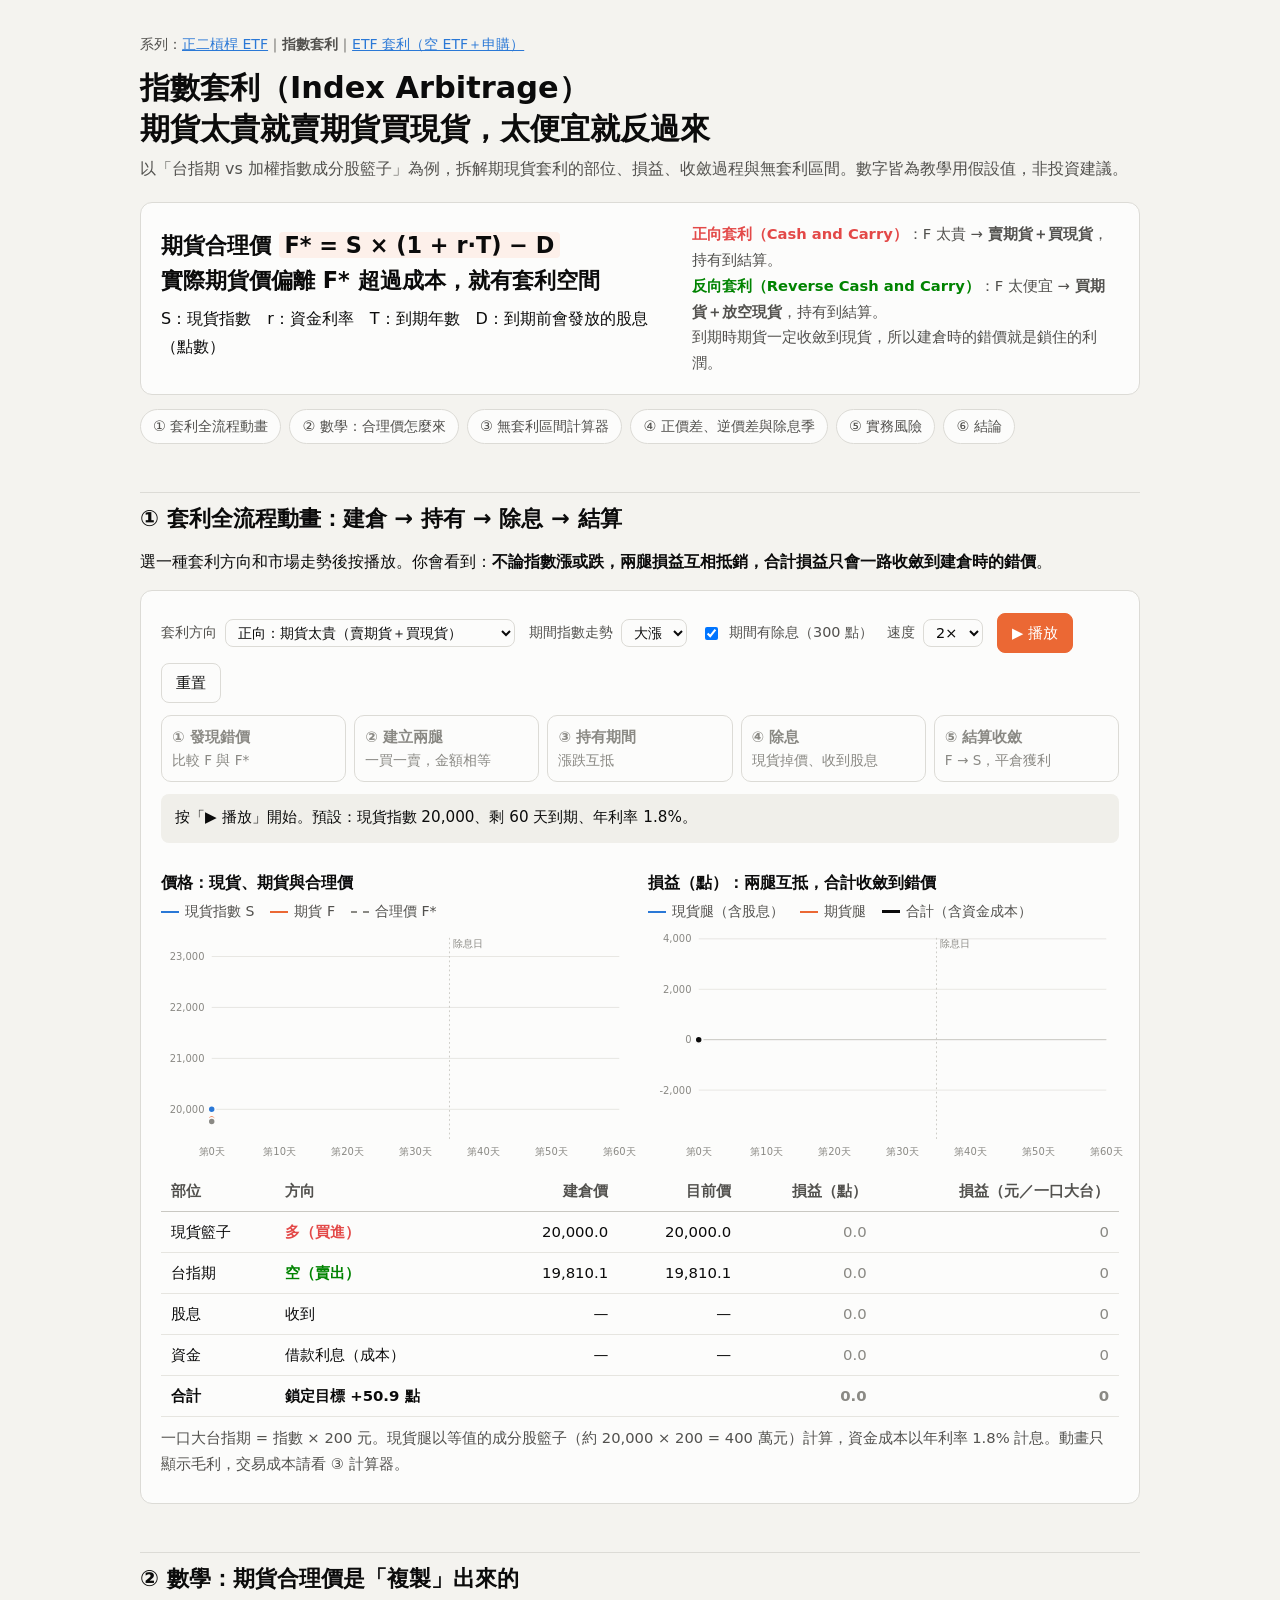
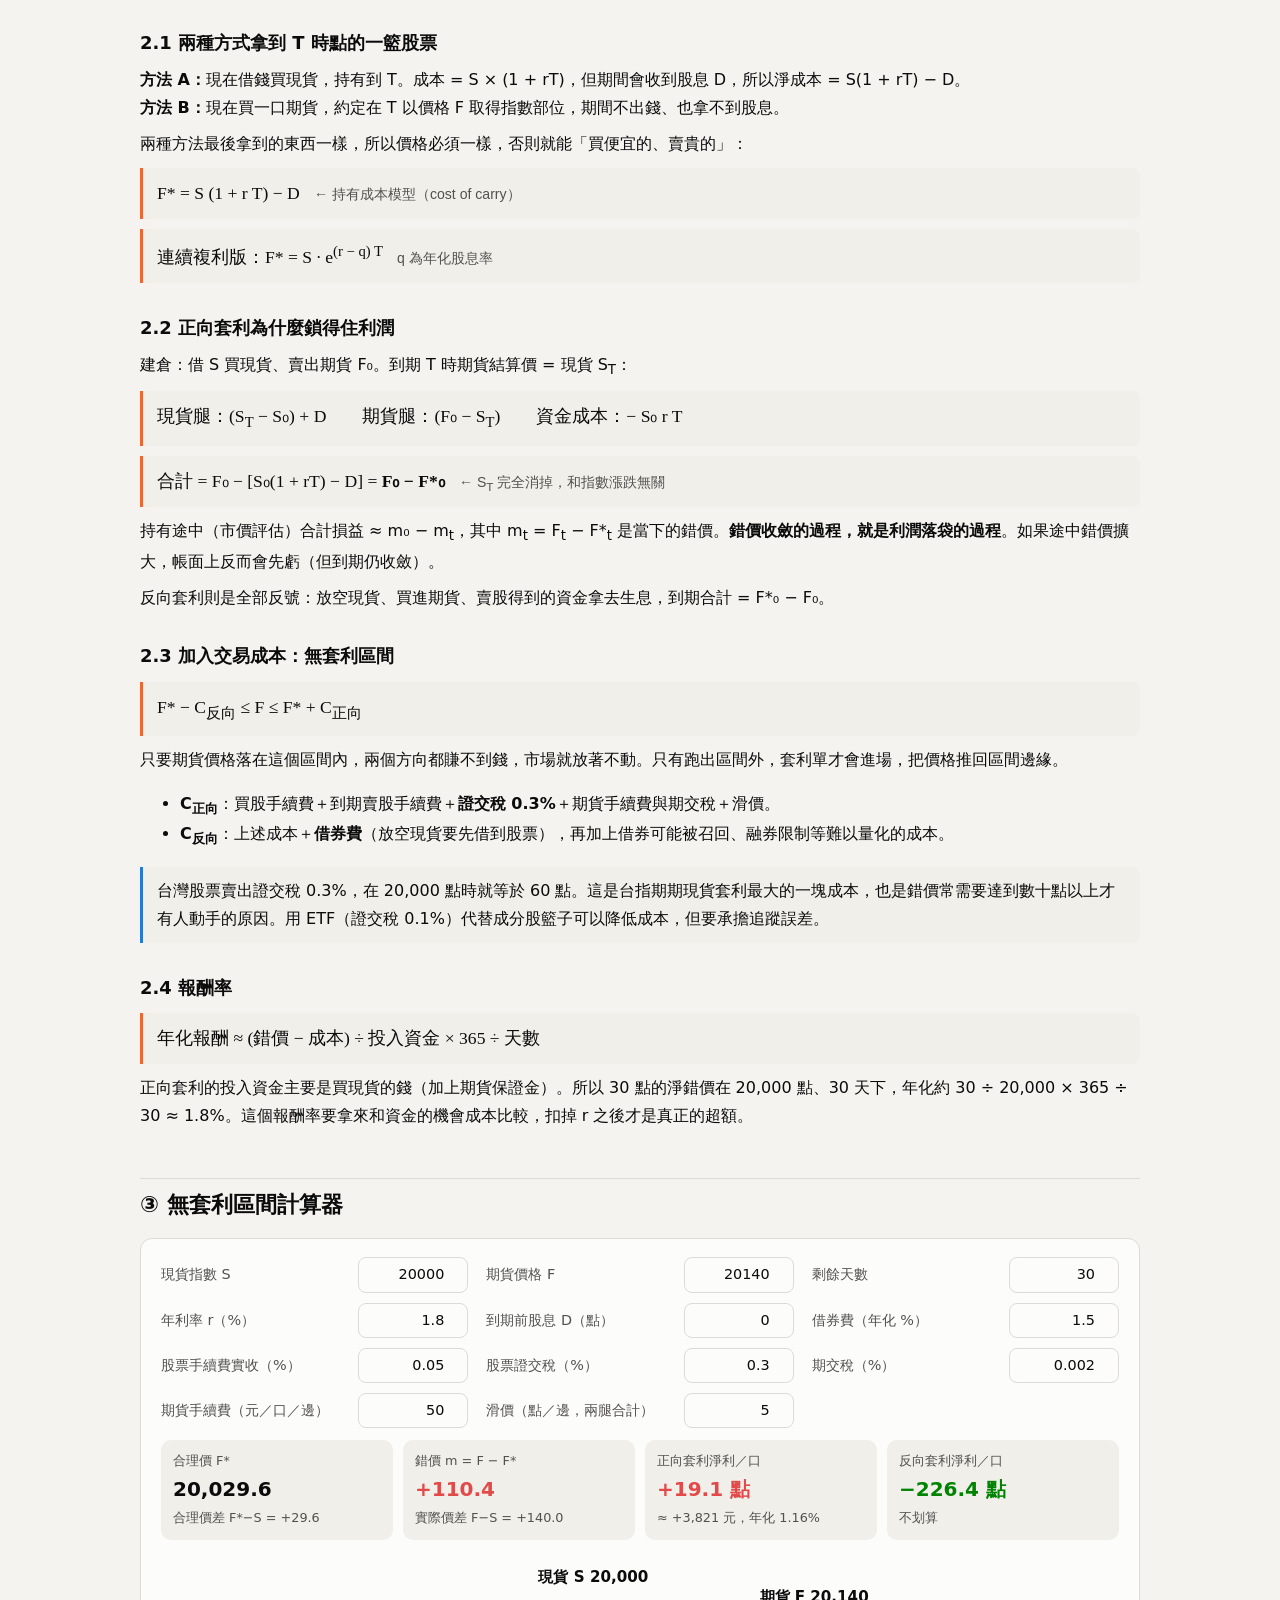
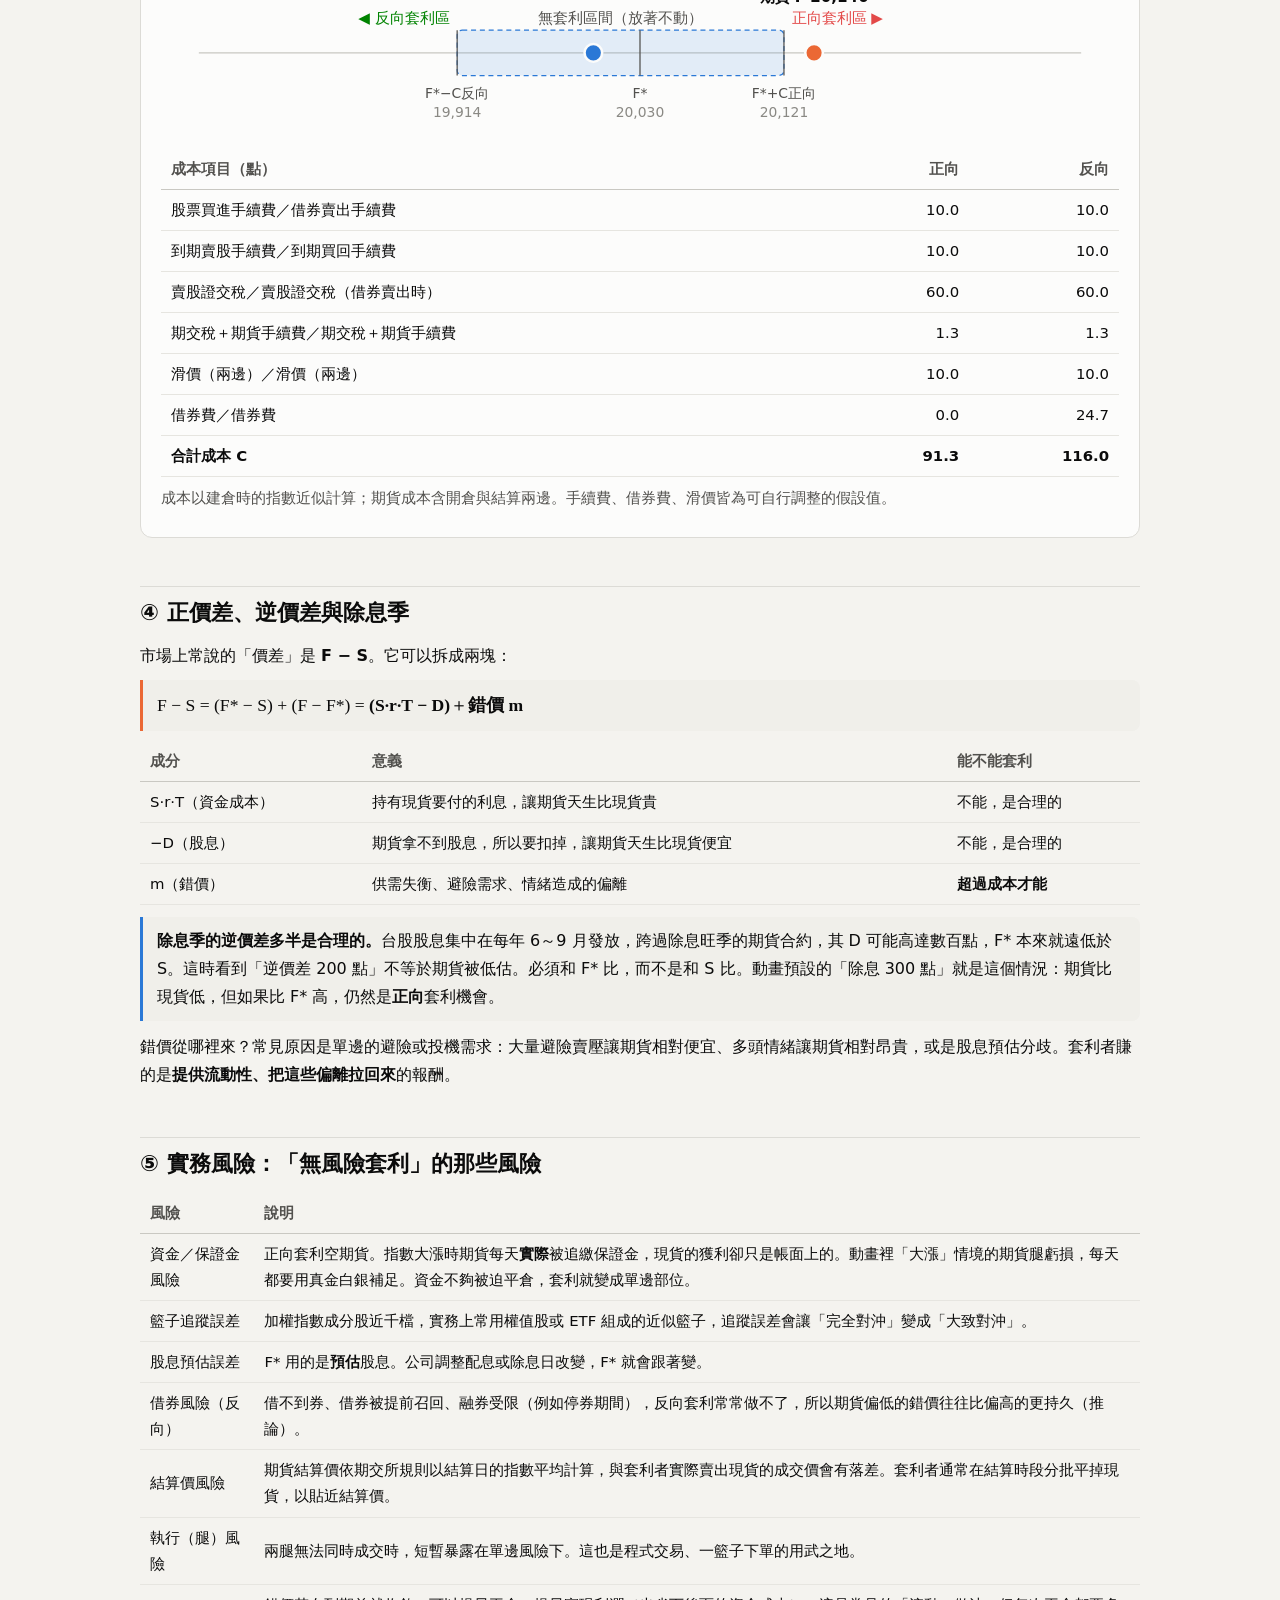
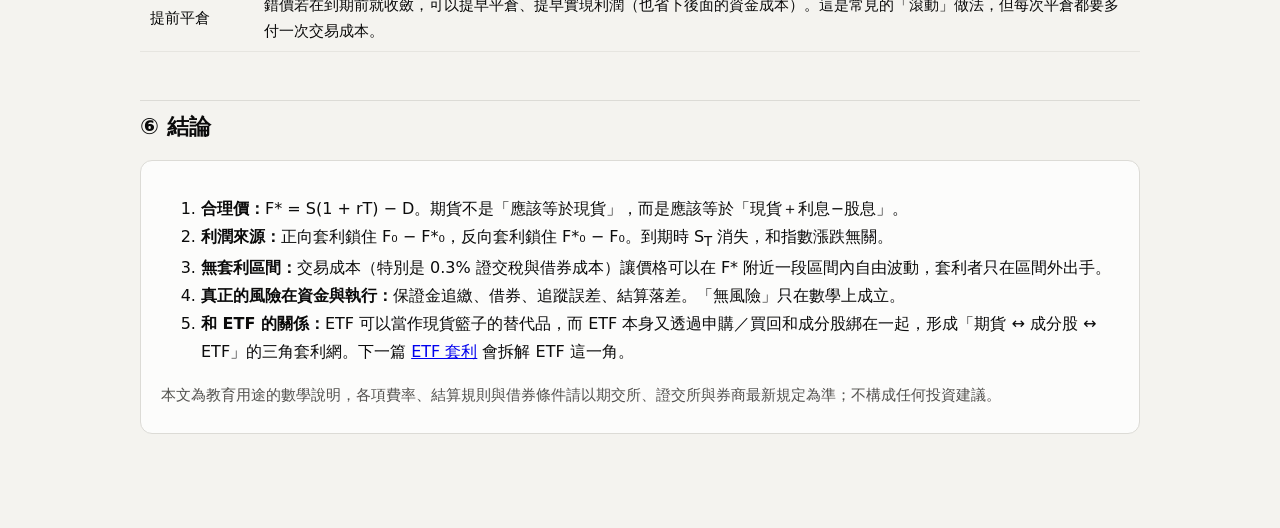
<file: Stock/指數套利_期現貨套利動畫與分析.html>
<!DOCTYPE html>
<html lang="zh-Hant">
<head>
<meta charset="UTF-8">
<meta name="viewport" content="width=device-width, initial-scale=1">
<title>指數套利（Index Arbitrage）：期貨與現貨的錯價、收斂與無套利區間</title>
<style>
:root{
  color-scheme: light;
  --bg:#f4f3ef; --surface:#fcfcfb; --surface-2:#f0efea;
  --text:#0b0b0b; --text-2:#52514e; --muted:#8a8984;
  --grid:#e6e5e0; --axis:#c9c8c2; --border:#dcdbd6;
  --spot:#2a78d6; --fut:#eb6834; --fair:#8a8984; --total:#0b0b0b;
  --up:#e34948; --down:#008300;
  --up-soft:rgba(227,73,72,.16); --down-soft:rgba(0,131,0,.14); --band:rgba(42,120,214,.12);
  --accent-soft:#fdf0ea;
}
@media (prefers-color-scheme: dark){
  :root{
    color-scheme: dark;
    --bg:#121211; --surface:#1a1a19; --surface-2:#232321;
    --text:#f0efec; --text-2:#c3c2b7; --muted:#8f8e86;
    --grid:#2c2c2a; --axis:#46453f; --border:#3a3936;
    --spot:#3987e5; --fut:#d95926; --fair:#8f8e86; --total:#f0efec;
    --up:#e66767; --down:#0ca30c;
    --up-soft:rgba(230,103,103,.18); --down-soft:rgba(12,163,12,.18); --band:rgba(57,135,229,.16);
    --accent-soft:#2a1d17;
  }
}
*{box-sizing:border-box}
html{scroll-behavior:smooth}
body{margin:0;background:var(--bg);color:var(--text);
  font-family:"Noto Sans TC","Microsoft JhengHei","PingFang TC",system-ui,sans-serif;line-height:1.75;font-size:16px}
.wrap{max-width:1040px;margin:0 auto;padding:32px 20px 80px}
h1{font-size:1.9rem;line-height:1.35;margin:0 0 .4rem}
h2{font-size:1.4rem;margin:3rem 0 .6rem;padding-top:.4rem;border-top:1px solid var(--border)}
h3{font-size:1.12rem;margin:1.8rem 0 .4rem}
p{margin:.5rem 0}
.sub{color:var(--text-2);margin:0 0 1.2rem}
.xnav{font-size:.88rem;color:var(--text-2);margin-bottom:10px}
.xnav a{color:var(--spot)}
.card{background:var(--surface);border:1px solid var(--border);border-radius:12px;padding:18px 20px;margin:14px 0}
.hero{display:grid;grid-template-columns:1.2fr 1fr;gap:18px;align-items:center}
.hero .big{font-size:1.4rem;font-weight:700;line-height:1.55}
.hl{background:var(--accent-soft);padding:0 .25em;border-radius:4px}
.toc{display:flex;flex-wrap:wrap;gap:8px;margin:12px 0 0;padding:0;list-style:none}
.toc a{display:inline-block;padding:4px 12px;border:1px solid var(--border);border-radius:999px;color:var(--text-2);text-decoration:none;font-size:.9rem;background:var(--surface)}
.toc a:hover{color:var(--text);border-color:var(--text-2)}
.eq{font-family:"Cambria Math","Times New Roman",serif;font-size:1.1rem;background:var(--surface-2);
  border-left:3px solid var(--fut);padding:10px 14px;margin:10px 0;border-radius:0 8px 8px 0;overflow-x:auto;white-space:nowrap}
.eq .c{font-family:"Noto Sans TC","Microsoft JhengHei",sans-serif;font-size:.88rem;color:var(--text-2);margin-left:1em}
.note{color:var(--text-2);font-size:.92rem}
.key{border-left:3px solid var(--spot);background:var(--surface-2);padding:10px 14px;border-radius:0 8px 8px 0;margin:12px 0}
.warn{border-left:3px solid var(--up);background:var(--up-soft);padding:10px 14px;border-radius:0 8px 8px 0;margin:12px 0}
table{border-collapse:collapse;width:100%;font-size:.93rem;margin:8px 0}
th,td{padding:7px 10px;border-bottom:1px solid var(--grid);text-align:right;font-variant-numeric:tabular-nums}
th{color:var(--text-2);font-weight:600;border-bottom:1px solid var(--axis)}
th:first-child,td:first-child,.l{text-align:left}
tr.tot td{font-weight:700;border-top:1px solid var(--axis)}
.upc{color:var(--up);font-weight:600}.dnc{color:var(--down);font-weight:600}.mut{color:var(--muted)}
.controls{display:flex;flex-wrap:wrap;gap:10px 14px;align-items:center;margin:4px 0 12px}
.controls label{font-size:.9rem;color:var(--text-2);display:flex;align-items:center;gap:8px}
select,input[type=number]{font:inherit;font-size:.9rem;padding:4px 8px;border-radius:8px;border:1px solid var(--border);background:var(--surface);color:var(--text)}
input[type=number]{width:110px;text-align:right}
button{font:inherit;font-size:.92rem;padding:6px 14px;border-radius:8px;border:1px solid var(--border);background:var(--surface);color:var(--text);cursor:pointer}
button:hover{border-color:var(--text-2)}
button.primary{background:var(--fut);border-color:var(--fut);color:#fff}
.steps{list-style:none;margin:0;padding:0;display:grid;grid-template-columns:repeat(5,1fr);gap:8px}
.steps li{border:1px solid var(--border);border-radius:10px;padding:8px 10px;font-size:.85rem;color:var(--muted);background:var(--surface);transition:all .25s}
.steps li b{display:block;font-size:.92rem}
.steps li.on{border-color:var(--fut);color:var(--text);background:var(--accent-soft)}
.steps li.done{color:var(--text-2)}
.caption{margin:12px 0;padding:10px 14px;border-radius:8px;background:var(--surface-2);min-height:3.2em;font-size:.95rem}
.two{display:grid;grid-template-columns:1fr 1fr;gap:16px}
.chart{position:relative}
.chart svg{width:100%;height:auto;display:block;overflow:visible}
.chart .grid{stroke:var(--grid);stroke-width:1}
.chart .base{stroke:var(--axis);stroke-width:1}
.chart .tick{fill:var(--muted);font-size:11px;font-family:inherit}
.chart .xhair{stroke:var(--text-2);stroke-width:1;stroke-dasharray:3 3}
.chart-title{font-weight:600;margin:14px 0 0}
.legend{display:flex;flex-wrap:wrap;gap:6px 16px;font-size:.88rem;color:var(--text-2);margin:2px 0 4px}
.legend i{display:inline-block;width:18px;height:0;border-top:2px solid;vertical-align:middle;margin-right:6px}
.legend i.dash{border-top-style:dashed}
.legend i.thick{border-top-width:3px}
.tip{position:absolute;pointer-events:none;background:var(--surface);border:1px solid var(--border);border-radius:8px;
  padding:8px 10px;font-size:.82rem;line-height:1.5;box-shadow:0 4px 14px rgba(0,0,0,.12);min-width:150px;z-index:5;white-space:nowrap}
.tip .row{display:flex;justify-content:space-between;gap:14px}
.tip .sw{display:inline-block;width:10px;height:2px;vertical-align:middle;margin-right:6px}
.calc{display:grid;grid-template-columns:repeat(3,1fr);gap:10px 18px}
.calc label{display:flex;justify-content:space-between;align-items:center;gap:8px;font-size:.9rem;color:var(--text-2)}
.stats{display:grid;grid-template-columns:repeat(4,1fr);gap:10px;margin:12px 0}
.stat{background:var(--surface-2);border-radius:10px;padding:10px 12px}
.stat .k{font-size:.8rem;color:var(--text-2)}
.stat .v{font-size:1.25rem;font-weight:700;font-variant-numeric:tabular-nums}
.stat .s{font-size:.8rem;color:var(--text-2)}
#bandSvg{width:100%;height:auto;display:block}
@media (max-width:820px){.hero,.two{grid-template-columns:1fr}.steps{grid-template-columns:repeat(2,1fr)}.calc{grid-template-columns:1fr}.stats{grid-template-columns:repeat(2,1fr)}}
@media print{*{print-color-adjust:exact !important;-webkit-print-color-adjust:exact !important}}
</style>
</head>
<body>
<div class="wrap">
<div class="xnav">系列：<a href="正二槓桿ETF_持倉變化動畫與分析.html">正二槓桿 ETF</a>｜<b>指數套利</b>｜<a href="ETF套利_空ETF加申購creation動畫與分析.html">ETF 套利（空 ETF＋申購）</a></div>

<h1>指數套利（Index Arbitrage）<br>期貨太貴就賣期貨買現貨，太便宜就反過來</h1>
<p class="sub">以「台指期 vs 加權指數成分股籃子」為例，拆解期現貨套利的部位、損益、收斂過程與無套利區間。數字皆為教學用假設值，非投資建議。</p>

<div class="card hero">
  <div>
    <div class="big">期貨合理價 <span class="hl">F* = S × (1 + r·T) − D</span><br>實際期貨價偏離 F* 超過成本，就有套利空間</div>
    <p>S：現貨指數　r：資金利率　T：到期年數　D：到期前會發放的股息（點數）</p>
  </div>
  <div class="note">
    <b class="upc">正向套利（Cash and Carry）</b>：F 太貴 → <b>賣期貨＋買現貨</b>，持有到結算。<br>
    <b class="dnc">反向套利（Reverse Cash and Carry）</b>：F 太便宜 → <b>買期貨＋放空現貨</b>，持有到結算。<br>
    到期時期貨一定收斂到現貨，所以建倉時的錯價就是鎖住的利潤。
  </div>
</div>

<ul class="toc">
  <li><a href="#anim">① 套利全流程動畫</a></li>
  <li><a href="#math">② 數學：合理價怎麼來</a></li>
  <li><a href="#calc">③ 無套利區間計算器</a></li>
  <li><a href="#basis">④ 正價差、逆價差與除息季</a></li>
  <li><a href="#risk">⑤ 實務風險</a></li>
  <li><a href="#take">⑥ 結論</a></li>
</ul>

<!-- ============ 1. ANIMATION ============ -->
<h2 id="anim">① 套利全流程動畫：建倉 → 持有 → 除息 → 結算</h2>
<p>選一種套利方向和市場走勢後按播放。你會看到：<b>不論指數漲或跌，兩腿損益互相抵銷，合計損益只會一路收斂到建倉時的錯價</b>。</p>
<div class="card">
  <div class="controls">
    <label>套利方向
      <select id="dir">
        <option value="cc">正向：期貨太貴（賣期貨＋買現貨）</option>
        <option value="rev">反向：期貨太便宜（買期貨＋放空現貨）</option>
      </select>
    </label>
    <label>期間指數走勢
      <select id="trend">
        <option value="up">大漲</option>
        <option value="down">大跌</option>
        <option value="chop">震盪</option>
      </select>
    </label>
    <label><input type="checkbox" id="divOn" checked> 期間有除息（300 點）</label>
    <label>速度 <select id="spd"><option value="1">1×</option><option value="2" selected>2×</option><option value="4">4×</option></select></label>
    <button class="primary" id="play">▶ 播放</button>
    <button id="reset">重置</button>
  </div>
  <ol class="steps" id="steps">
    <li><b>① 發現錯價</b>比較 F 與 F*</li>
    <li><b>② 建立兩腿</b>一買一賣，金額相等</li>
    <li><b>③ 持有期間</b>漲跌互抵</li>
    <li><b>④ 除息</b>現貨掉價、收到股息</li>
    <li><b>⑤ 結算收斂</b>F → S，平倉獲利</li>
  </ol>
  <div class="caption" id="cap">按「▶ 播放」開始。預設：現貨指數 20,000、剩 60 天到期、年利率 1.8%。</div>

  <div class="two">
    <div>
      <div class="chart-title">價格：現貨、期貨與合理價</div>
      <div class="legend">
        <span><i style="border-color:var(--spot)"></i>現貨指數 S</span>
        <span><i style="border-color:var(--fut)"></i>期貨 F</span>
        <span><i class="dash" style="border-color:var(--fair)"></i>合理價 F*</span>
      </div>
      <div class="chart" id="chPx"></div>
    </div>
    <div>
      <div class="chart-title">損益（點）：兩腿互抵，合計收斂到錯價</div>
      <div class="legend">
        <span><i style="border-color:var(--spot)"></i>現貨腿（含股息）</span>
        <span><i style="border-color:var(--fut)"></i>期貨腿</span>
        <span><i class="thick" style="border-color:var(--total)"></i>合計（含資金成本）</span>
      </div>
      <div class="chart" id="chPL"></div>
    </div>
  </div>

  <table id="legTbl">
    <thead><tr><th>部位</th><th class="l">方向</th><th>建倉價</th><th>目前價</th><th>損益（點）</th><th>損益（元／一口大台）</th></tr></thead>
    <tbody></tbody>
  </table>
  <p class="note">一口大台指期 = 指數 × 200 元。現貨腿以等值的成分股籃子（約 20,000 × 200 = 400 萬元）計算，資金成本以年利率 1.8% 計息。動畫只顯示毛利，交易成本請看 ③ 計算器。</p>
</div>

<!-- ============ 2. MATH ============ -->
<h2 id="math">② 數學：期貨合理價是「複製」出來的</h2>
<h3>2.1 兩種方式拿到 T 時點的一籃股票</h3>
<p><b>方法 A：</b>現在借錢買現貨，持有到 T。成本 = S × (1 + rT)，但期間會收到股息 D，所以淨成本 = S(1 + rT) − D。<br>
<b>方法 B：</b>現在買一口期貨，約定在 T 以價格 F 取得指數部位，期間不出錢、也拿不到股息。</p>
<p>兩種方法最後拿到的東西一樣，所以價格必須一樣，否則就能「買便宜的、賣貴的」：</p>
<div class="eq">F* = S (1 + r T) − D<span class="c">← 持有成本模型（cost of carry）</span></div>
<div class="eq">連續複利版：F* = S · e<sup>(r − q) T</sup><span class="c">q 為年化股息率</span></div>

<h3>2.2 正向套利為什麼鎖得住利潤</h3>
<p>建倉：借 S 買現貨、賣出期貨 F₀。到期 T 時期貨結算價 = 現貨 S<sub>T</sub>：</p>
<div class="eq">現貨腿：(S<sub>T</sub> − S₀) + D　　期貨腿：(F₀ − S<sub>T</sub>)　　資金成本：− S₀ r T</div>
<div class="eq">合計 = F₀ − [S₀(1 + rT) − D] = <b>F₀ − F*₀</b><span class="c">← S<sub>T</sub> 完全消掉，和指數漲跌無關</span></div>
<p>持有途中（市價評估）合計損益 ≈ m₀ − m<sub>t</sub>，其中 m<sub>t</sub> = F<sub>t</sub> − F*<sub>t</sub> 是當下的錯價。<b>錯價收斂的過程，就是利潤落袋的過程</b>。如果途中錯價擴大，帳面上反而會先虧（但到期仍收斂）。</p>
<p>反向套利則是全部反號：放空現貨、買進期貨、賣股得到的資金拿去生息，到期合計 = F*₀ − F₀。</p>

<h3>2.3 加入交易成本：無套利區間</h3>
<div class="eq">F* − C<sub>反向</sub> ≤ F ≤ F* + C<sub>正向</sub></div>
<p>只要期貨價格落在這個區間內，兩個方向都賺不到錢，市場就放著不動。只有跑出區間外，套利單才會進場，把價格推回區間邊緣。</p>
<ul>
  <li><b>C<sub>正向</sub></b>：買股手續費＋到期賣股手續費＋<b>證交稅 0.3%</b>＋期貨手續費與期交稅＋滑價。</li>
  <li><b>C<sub>反向</sub></b>：上述成本＋<b>借券費</b>（放空現貨要先借到股票），再加上借券可能被召回、融券限制等難以量化的成本。</li>
</ul>
<div class="key">台灣股票賣出證交稅 0.3%，在 20,000 點時就等於 60 點。這是台指期期現貨套利最大的一塊成本，也是錯價常需要達到數十點以上才有人動手的原因。用 ETF（證交稅 0.1%）代替成分股籃子可以降低成本，但要承擔追蹤誤差。</div>

<h3>2.4 報酬率</h3>
<div class="eq">年化報酬 ≈ (錯價 − 成本) ÷ 投入資金 × 365 ÷ 天數</div>
<p>正向套利的投入資金主要是買現貨的錢（加上期貨保證金）。所以 30 點的淨錯價在 20,000 點、30 天下，年化約 30 ÷ 20,000 × 365 ÷ 30 ≈ 1.8%。這個報酬率要拿來和資金的機會成本比較，扣掉 r 之後才是真正的超額。</p>

<!-- ============ 3. CALC ============ -->
<h2 id="calc">③ 無套利區間計算器</h2>
<div class="card" id="calcCard">
  <div class="calc">
    <label>現貨指數 S <input type="number" id="cS" value="20000" step="10"></label>
    <label>期貨價格 F <input type="number" id="cF" value="20140" step="5"></label>
    <label>剩餘天數 <input type="number" id="cT" value="30" step="1" min="1"></label>
    <label>年利率 r（%） <input type="number" id="cR" value="1.8" step="0.1"></label>
    <label>到期前股息 D（點） <input type="number" id="cD" value="0" step="10"></label>
    <label>借券費（年化 %） <input type="number" id="cB" value="1.5" step="0.1"></label>
    <label>股票手續費實收（%） <input type="number" id="cFee" value="0.05" step="0.01"></label>
    <label>股票證交稅（%） <input type="number" id="cTax" value="0.3" step="0.05"></label>
    <label>期交稅（%） <input type="number" id="cFt" value="0.002" step="0.001"></label>
    <label>期貨手續費（元／口／邊） <input type="number" id="cFf" value="50" step="10"></label>
    <label>滑價（點／邊，兩腿合計） <input type="number" id="cSl" value="5" step="1"></label>
  </div>
  <div class="stats">
    <div class="stat"><div class="k">合理價 F*</div><div class="v" id="oFair">—</div><div class="s" id="oFairS"></div></div>
    <div class="stat"><div class="k">錯價 m = F − F*</div><div class="v" id="oMis">—</div><div class="s" id="oMisS"></div></div>
    <div class="stat"><div class="k">正向套利淨利／口</div><div class="v" id="oCC">—</div><div class="s" id="oCCS"></div></div>
    <div class="stat"><div class="k">反向套利淨利／口</div><div class="v" id="oRV">—</div><div class="s" id="oRVS"></div></div>
  </div>
  <svg id="bandSvg" viewBox="0 0 760 150" role="img" aria-label="無套利區間數線"></svg>
  <table id="costTbl"><thead><tr><th>成本項目（點）</th><th>正向</th><th>反向</th></tr></thead><tbody></tbody></table>
  <p class="note">成本以建倉時的指數近似計算；期貨成本含開倉與結算兩邊。手續費、借券費、滑價皆為可自行調整的假設值。</p>
</div>

<!-- ============ 4. BASIS ============ -->
<h2 id="basis">④ 正價差、逆價差與除息季</h2>
<p>市場上常說的「價差」是 <b>F − S</b>。它可以拆成兩塊：</p>
<div class="eq">F − S = (F* − S) + (F − F*) = <b>(S·r·T − D)</b>＋<b>錯價 m</b></div>
<table>
  <thead><tr><th class="l">成分</th><th class="l">意義</th><th class="l">能不能套利</th></tr></thead>
  <tbody>
    <tr><td class="l">S·r·T（資金成本）</td><td class="l">持有現貨要付的利息，讓期貨天生比現貨貴</td><td class="l">不能，是合理的</td></tr>
    <tr><td class="l">−D（股息）</td><td class="l">期貨拿不到股息，所以要扣掉，讓期貨天生比現貨便宜</td><td class="l">不能，是合理的</td></tr>
    <tr><td class="l">m（錯價）</td><td class="l">供需失衡、避險需求、情緒造成的偏離</td><td class="l"><b>超過成本才能</b></td></tr>
  </tbody>
</table>
<div class="key"><b>除息季的逆價差多半是合理的。</b>台股股息集中在每年 6～9 月發放，跨過除息旺季的期貨合約，其 D 可能高達數百點，F* 本來就遠低於 S。這時看到「逆價差 200 點」不等於期貨被低估。必須和 F* 比，而不是和 S 比。動畫預設的「除息 300 點」就是這個情況：期貨比現貨低，但如果比 F* 高，仍然是<b>正向</b>套利機會。</div>
<p>錯價從哪裡來？常見原因是單邊的避險或投機需求：大量避險賣壓讓期貨相對便宜、多頭情緒讓期貨相對昂貴，或是股息預估分歧。套利者賺的是<b>提供流動性、把這些偏離拉回來</b>的報酬。</p>

<!-- ============ 5. RISK ============ -->
<h2 id="risk">⑤ 實務風險：「無風險套利」的那些風險</h2>
<table>
  <thead><tr><th class="l">風險</th><th class="l">說明</th></tr></thead>
  <tbody>
    <tr><td class="l">資金／保證金風險</td><td class="l">正向套利空期貨。指數大漲時期貨每天<b>實際</b>被追繳保證金，現貨的獲利卻只是帳面上的。動畫裡「大漲」情境的期貨腿虧損，每天都要用真金白銀補足。資金不夠被迫平倉，套利就變成單邊部位。</td></tr>
    <tr><td class="l">籃子追蹤誤差</td><td class="l">加權指數成分股近千檔，實務上常用權值股或 ETF 組成的近似籃子，追蹤誤差會讓「完全對沖」變成「大致對沖」。</td></tr>
    <tr><td class="l">股息預估誤差</td><td class="l">F* 用的是<b>預估</b>股息。公司調整配息或除息日改變，F* 就會跟著變。</td></tr>
    <tr><td class="l">借券風險（反向）</td><td class="l">借不到券、借券被提前召回、融券受限（例如停券期間），反向套利常常做不了，所以期貨偏低的錯價往往比偏高的更持久（推論）。</td></tr>
    <tr><td class="l">結算價風險</td><td class="l">期貨結算價依期交所規則以結算日的指數平均計算，與套利者實際賣出現貨的成交價會有落差。套利者通常在結算時段分批平掉現貨，以貼近結算價。</td></tr>
    <tr><td class="l">執行（腿）風險</td><td class="l">兩腿無法同時成交時，短暫暴露在單邊風險下。這也是程式交易、一籃子下單的用武之地。</td></tr>
    <tr><td class="l">提前平倉</td><td class="l">錯價若在到期前就收斂，可以提早平倉、提早實現利潤（也省下後面的資金成本）。這是常見的「滾動」做法，但每次平倉都要多付一次交易成本。</td></tr>
  </tbody>
</table>

<!-- ============ 6. TAKEAWAY ============ -->
<h2 id="take">⑥ 結論</h2>
<div class="card">
  <ol>
    <li><b>合理價：</b>F* = S(1 + rT) − D。期貨不是「應該等於現貨」，而是應該等於「現貨＋利息−股息」。</li>
    <li><b>利潤來源：</b>正向套利鎖住 F₀ − F*₀，反向套利鎖住 F*₀ − F₀。到期時 S<sub>T</sub> 消失，和指數漲跌無關。</li>
    <li><b>無套利區間：</b>交易成本（特別是 0.3% 證交稅與借券成本）讓價格可以在 F* 附近一段區間內自由波動，套利者只在區間外出手。</li>
    <li><b>真正的風險在資金與執行：</b>保證金追繳、借券、追蹤誤差、結算落差。「無風險」只在數學上成立。</li>
    <li><b>和 ETF 的關係：</b>ETF 可以當作現貨籃子的替代品，而 ETF 本身又透過申購／買回和成分股綁在一起，形成「期貨 ↔ 成分股 ↔ ETF」的三角套利網。下一篇 <a href="ETF套利_空ETF加申購creation動畫與分析.html">ETF 套利</a> 會拆解 ETF 這一角。</li>
  </ol>
  <p class="note">本文為教育用途的數學說明，各項費率、結算規則與借券條件請以期交所、證交所與券商最新規定為準；不構成任何投資建議。</p>
</div>

</div>

<script>
(() => {
'use strict';
const $ = id => document.getElementById(id);
const css = n => getComputedStyle(document.documentElement).getPropertyValue(n).trim();
const f0 = v => Math.round(v).toLocaleString('zh-TW');
const f1 = v => v.toLocaleString('zh-TW',{minimumFractionDigits:1,maximumFractionDigits:1});
const sg = (v,fmt=f1) => (v>0?'+':v<0?'−':'') + fmt(Math.abs(v));
const clsOf = v => v>0.05 ? 'upc' : v<-0.05 ? 'dnc' : 'mut';
const sleep = ms => new Promise(r=>setTimeout(r,ms));

/* ---------- line chart with hover ---------- */
function niceTicks(min,max,count){
  const span=max-min||1, s0=span/count, mag=Math.pow(10,Math.floor(Math.log10(s0))), e=s0/mag;
  const step=(e>=7.5?10:e>=3.5?5:e>=1.5?2:1)*mag, out=[];
  for(let v=Math.ceil(min/step)*step; v<=max+1e-9; v+=step) out.push(+v.toFixed(8));
  return out;
}
function lineChart(host,cfg){
  const VW=cfg.w||760, VH=cfg.h||240, m={l:56,r:14,t:12,b:26};
  const n=cfg.nTotal||cfg.series[0].values.length;
  let lo,hi;
  if(cfg.yDomain){[lo,hi]=cfg.yDomain;} else {
    lo=Infinity;hi=-Infinity;
    cfg.series.forEach(s=>s.values.forEach(v=>{if(v<lo)lo=v;if(v>hi)hi=v;}));
    if(cfg.ref!=null){lo=Math.min(lo,cfg.ref);hi=Math.max(hi,cfg.ref);}
    const pad=(hi-lo)*0.1||2; lo-=pad; hi+=pad;
  }
  const iw=VW-m.l-m.r, ih=VH-m.t-m.b;
  const X=i=>m.l+(n<=1?iw/2:i*iw/(n-1)), Y=v=>m.t+(hi-v)/(hi-lo)*ih;
  let s=`<svg viewBox="0 0 ${VW} ${VH}" role="img" aria-label="${cfg.label}">`;
  niceTicks(lo,hi,4).forEach(t=>{
    s+=`<line class="grid" x1="${m.l}" x2="${VW-m.r}" y1="${Y(t)}" y2="${Y(t)}"/><text class="tick" x="${m.l-8}" y="${Y(t)+4}" text-anchor="end">${cfg.yfmt?cfg.yfmt(t):t}</text>`;
  });
  if(cfg.ref!=null) s+=`<line class="base" x1="${m.l}" x2="${VW-m.r}" y1="${Y(cfg.ref)}" y2="${Y(cfg.ref)}"/>`;
  (cfg.vlines||[]).forEach(v=>{ s+=`<line x1="${X(v.i)}" x2="${X(v.i)}" y1="${m.t}" y2="${VH-m.b}" stroke="${css('--axis')}" stroke-dasharray="2 3"/><text class="tick" x="${X(v.i)+4}" y="${m.t+10}">${v.label}</text>`; });
  niceTicks(0,n-1,5).filter(Number.isInteger).forEach(t=>{ s+=`<text class="tick" x="${X(t)}" y="${VH-8}" text-anchor="middle">${cfg.xfmt?cfg.xfmt(t):t}</text>`; });
  cfg.series.forEach(se=>{
    if(!se.values.length) return;
    const d=se.values.map((v,i)=>`${i?'L':'M'}${X(i).toFixed(1)},${Y(v).toFixed(1)}`).join('');
    s+=`<path d="${d}" fill="none" stroke="${se.color}" stroke-width="${se.w||2}" ${se.dash?'stroke-dasharray="5 4"':''} stroke-linejoin="round" stroke-linecap="round"/>`;
    const k=se.values.length-1;
    if(cfg.headDots) s+=`<circle cx="${X(k)}" cy="${Y(se.values[k])}" r="4" fill="${se.color}" stroke="${css('--surface')}" stroke-width="2"/>`;
  });
  s+=`<g class="hov" style="display:none"><line class="xhair" y1="${m.t}" y2="${VH-m.b}"/>`+cfg.series.map(se=>`<circle r="4.5" fill="${se.color}" stroke="${css('--surface')}" stroke-width="2"/>`).join('')+`</g>`;
  s+=`<rect x="${m.l-6}" y="0" width="${iw+12}" height="${VH}" fill="transparent"/></svg><div class="tip" hidden></div>`;
  host.innerHTML=s;
  const svg=host.querySelector('svg'),hov=svg.querySelector('.hov'),tip=host.querySelector('.tip');
  const line=hov.querySelector('line'),dots=hov.querySelectorAll('circle');
  const avail=Math.min(...cfg.series.map(se=>se.values.length));
  svg.addEventListener('pointermove',e=>{
    if(!avail) return;
    const r=svg.getBoundingClientRect(), vx=(e.clientX-r.left)/r.width*VW;
    const i=Math.max(0,Math.min(avail-1,Math.round((vx-m.l)/iw*(n-1))));
    hov.style.display=''; line.setAttribute('x1',X(i)); line.setAttribute('x2',X(i));
    cfg.series.forEach((se,k)=>{dots[k].setAttribute('cx',X(i));dots[k].setAttribute('cy',Y(se.values[i]));});
    tip.hidden=false; tip.innerHTML=cfg.tip(i);
    const px=X(i)/VW*r.width, tw=tip.offsetWidth;
    tip.style.left=(px+14+tw>r.width?px-14-tw:px+14)+'px'; tip.style.top='6px';
  });
  svg.addEventListener('pointerleave',()=>{hov.style.display='none';tip.hidden=true;});
}
const tipRow=(c,n,v)=>`<div class="row"><span><span class="sw" style="background:${c}"></span>${n}</span><b>${v}</b></div>`;

/* ---------- animation model ---------- */
const S0=20000, T=60, R=0.018, TD=35, MULT=200;
function rng(a){return()=>{a|=0;a=a+0x6D2B79F5|0;let t=Math.imul(a^a>>>15,1|a);t=t+Math.imul(t^t>>>7,61|t)^t;return((t^t>>>14)>>>0)/4294967296;};}
function gaussFrom(g){let u=0,v=0;while(!u)u=g();while(!v)v=g();return Math.sqrt(-2*Math.log(u))*Math.cos(2*Math.PI*v);}
let M=null;
function buildModel(){
  const dir=$('dir').value, trend=$('trend').value, D=$('divOn').checked?300:0;
  const g=rng(7), g2=rng(11);
  const drift = trend==='up'?0.0025:trend==='down'?-0.0025:0;
  const vol = trend==='chop'?0.013:0.008;
  const m0 = dir==='cc'? 60 : -60;
  const z=[]; for(let t=0;t<T;t++) z.push(gaussFrom(g));
  const zm=z.reduce((a,b)=>a+b,0)/T;            // 去掉雜訊的平均，讓走勢只由 drift 決定
  const S=[],F=[],FS=[],legS=[],legF=[],tot=[],fin=[];
  let lnS=0, eps=0;
  for(let t=0;t<=T;t++){
    if(t>0){ lnS += drift + vol*(z[t-1]-zm) + (trend==='chop'? -0.25*lnS : 0); }
    const Drem = t<TD? D : 0, Drecv = t>=TD? D : 0;
    const St = S0*Math.exp(lnS) - (D - Drem);   // price index drops by D on ex-date
    eps = 0.6*eps + 8*gaussFrom(g2);
    const mt = t===T ? 0 : (m0 + eps)*(1 - t/T);
    const Fst = St*(1 + R*(T-t)/365) - Drem;
    const Ft = Fst + mt;
    S.push(St); F.push(Ft); FS.push(Fst);
    const sgn = dir==='cc'?1:-1;
    const spotLeg = sgn*(St - S0 + Drecv);
    const futLeg  = sgn*(F[0] - Ft);
    const finLeg  = -sgn*S0*R*t/365;
    legS.push(spotLeg); legF.push(futLeg); fin.push(finLeg); tot.push(spotLeg+futLeg+finLeg);
  }
  const all=[...S,...F,...FS], pl=[...legS,...legF,...tot,0];
  const pxLo=Math.min(...all), pxHi=Math.max(...all), plLo=Math.min(...pl), plHi=Math.max(...pl);
  M={dir,trend,D,S,F,FS,legS,legF,tot,fin,m0:F[0]-FS[0],
     pxDom:[pxLo-(pxHi-pxLo)*.08-20, pxHi+(pxHi-pxLo)*.08+20],
     plDom:[plLo-(plHi-plLo)*.1-10, plHi+(plHi-plLo)*.1+10]};
}
function drawAt(t){
  const sl=a=>a.slice(0,t+1);
  const vl = M.D? [{i:TD,label:'除息日'}] : [];
  lineChart($('chPx'),{label:'現貨、期貨與合理價',w:520,h:260,nTotal:T+1,yDomain:M.pxDom,headDots:true,vlines:vl,
    series:[{name:'S',color:css('--spot'),values:sl(M.S)},{name:'F',color:css('--fut'),values:sl(M.F)},{name:'F*',color:css('--fair'),values:sl(M.FS),dash:true}],
    xfmt:i=>`第${i}天`, yfmt:v=>f0(v),
    tip:i=>`<b>第 ${i} 天（剩 ${T-i} 天）</b>`+tipRow(css('--spot'),'現貨 S',f1(M.S[i]))+tipRow(css('--fut'),'期貨 F',f1(M.F[i]))+tipRow(css('--fair'),'合理價 F*',f1(M.FS[i]))+
      `<div class="row"><span>價差 F−S</span><b>${sg(M.F[i]-M.S[i])}</b></div><div class="row"><span>錯價 F−F*</span><b>${sg(M.F[i]-M.FS[i])}</b></div>`});
  lineChart($('chPL'),{label:'兩腿損益',w:520,h:260,nTotal:T+1,yDomain:M.plDom,ref:0,headDots:true,vlines:vl,
    series:[{name:'現貨腿',color:css('--spot'),values:sl(M.legS)},{name:'期貨腿',color:css('--fut'),values:sl(M.legF)},{name:'合計',color:css('--total'),values:sl(M.tot),w:3}],
    xfmt:i=>`第${i}天`, yfmt:v=>f0(v),
    tip:i=>`<b>第 ${i} 天</b>`+tipRow(css('--spot'),'現貨腿',sg(M.legS[i]))+tipRow(css('--fut'),'期貨腿',sg(M.legF[i]))+tipRow(css('--total'),'合計',sg(M.tot[i]))});
  const cc=M.dir==='cc';
  const rows=[
    ['現貨籃子', cc?'<span class="upc">多（買進）</span>':'<span class="dnc">空（借券賣出）</span>', M.S[0], M.S[t], (cc?1:-1)*(M.S[t]-M.S[0])],
    ['台指期', cc?'<span class="dnc">空（賣出）</span>':'<span class="upc">多（買進）</span>', M.F[0], M.F[t], M.legF[t]],
    ['股息', cc?'收到':'需補償給出借人', null, null, (cc?1:-1)*(t>=TD?M.D:0)],
    ['資金', cc?'借款利息（成本）':'賣股資金生息（收入）', null, null, M.fin[t]],
  ];
  const tb=$('legTbl').querySelector('tbody');
  tb.innerHTML=rows.map(r=>`<tr><td>${r[0]}</td><td class="l">${r[1]}</td><td>${r[2]==null?'—':f1(r[2])}</td><td>${r[3]==null?'—':f1(r[3])}</td><td class="${clsOf(r[4])}">${sg(r[4])}</td><td class="${clsOf(r[4])}">${sg(r[4]*MULT,f0)}</td></tr>`).join('')+
    `<tr class="tot"><td>合計</td><td class="l">鎖定目標 ${sg(Math.abs(M.m0))} 點</td><td></td><td></td><td class="${clsOf(M.tot[t])}">${sg(M.tot[t])}</td><td class="${clsOf(M.tot[t])}">${sg(M.tot[t]*MULT,f0)}</td></tr>`;
}
function setStep(k){ [...$('steps').children].forEach((li,i)=>{ li.className = i<k?'done':i===k?'on':''; }); }
let playing=false, runId=0;
async function play(){
  if(playing){ playing=false; $('play').textContent='▶ 播放'; return; }
  playing=true; $('play').textContent='⏸ 暫停';
  const id=++runId; buildModel();
  const sp=+$('spd').value, cc=M.dir==='cc', D=M.D;
  const alive=()=>playing&&id===runId;
  const wait=async ms=>{ await sleep(ms/sp); return alive(); };
  setStep(0); drawAt(0);
  const fair=M.FS[0], F0=M.F[0];
  $('cap').innerHTML = `<b>① 發現錯價</b>：現貨 ${f1(M.S[0])}，合理價 F* = S(1+rT) − D = ${f1(M.S[0])} × (1 + 1.8% × 60/365) − ${D} = <b>${f1(fair)}</b>。期貨實際 <b>${f1(F0)}</b>，`+
    (cc? `比合理價<span class="upc">貴 ${f1(F0-fair)} 點</span>${D&&F0<M.S[0]?'（注意：期貨雖然低於現貨＝逆價差，但仍比合理價貴）':''}。`
        : `比合理價<span class="dnc">便宜 ${f1(fair-F0)} 點</span>。`);
  if(!await wait(3200)) return;
  setStep(1);
  $('cap').innerHTML = cc
    ? `<b>② 建立兩腿</b>：<span class="dnc">賣出 1 口台指期 @ ${f1(F0)}</span>，同時<span class="upc">借錢買進等值成分股籃子 @ ${f1(M.S[0])}</span>（約 ${f0(M.S[0]*MULT)} 元）。指數漲跌的風險被兩腿互相抵銷。`
    : `<b>② 建立兩腿</b>：<span class="upc">買進 1 口台指期 @ ${f1(F0)}</span>，同時<span class="dnc">借券賣出等值成分股籃子 @ ${f1(M.S[0])}</span>，賣股資金拿去生息。`;
  if(!await wait(3200)) return;
  setStep(2);
  for(let t=1;t<=T;t++){
    if(t===TD && D){
      drawAt(t); setStep(3);
      $('cap').innerHTML = cc
        ? `<b>④ 除息</b>：成分股除息，現貨指數下跌約 ${D} 點，現貨腿帳面少 ${D} 點，但<span class="upc">同時收到 ${D} 點股息</span>，兩者抵銷。期貨價格早已反映這筆股息（F* 原本就扣掉了 D），所以期貨不受影響。`
        : `<b>④ 除息</b>：成分股除息，現貨指數下跌約 ${D} 點，空頭現貨帳面賺 ${D} 點，但<span class="dnc">必須補償出借人 ${D} 點股息</span>，兩者抵銷。`;
      if(!await wait(3600)) return;
      setStep(2);
    } else {
      drawAt(t);
      if(t%3===0) $('cap').innerHTML = `<b>③ 持有期間（第 ${t} 天）</b>：現貨 ${f1(M.S[t])}（${sg(M.S[t]-M.S[0])}），期貨腿 ${sg(M.legF[t])} 點、現貨腿 ${sg(M.legS[t])} 點，<b>合計只有 ${sg(M.tot[t])} 點</b>，`+
        `${M.trend==='up'&&cc?'注意空期貨這一腿每天都要補保證金。':M.trend==='down'&&!cc?'注意多期貨這一腿每天都要補保證金。':'合計大致隨錯價收斂而爬升。'}`;
      if(!await wait(110)) return;
    }
  }
  setStep(4);
  $('cap').innerHTML = `<b>⑤ 結算收斂</b>：到期時期貨結算價 = 現貨 ${f1(M.S[T])}，錯價歸零。兩腿平倉，合計毛利 <b class="upc">${sg(M.tot[T])} 點 ≈ ${sg(M.tot[T]*MULT,f0)} 元／口</b>，`+
    `正好等於建倉時的錯價 ${f1(Math.abs(M.m0))} 點。指數從 ${f0(M.S[0])} 走到 ${f0(M.S[T])}，完全不影響結果。`;
  playing=false; $('play').textContent='▶ 重播';
}
function reset(){ playing=false; runId++; buildModel(); setStep(-1); drawAt(0); $('play').textContent='▶ 播放'; $('cap').textContent='按「▶ 播放」開始。預設：現貨指數 20,000、剩 60 天到期、年利率 1.8%。'; }
$('play').onclick=play; $('reset').onclick=reset;
['dir','trend','divOn'].forEach(id=>$(id).addEventListener('change',reset));

/* ---------- calculator ---------- */
function calc(){
  const v=id=>+$(id).value||0;
  const S=v('cS'),F=v('cF'),Td=Math.max(1,v('cT')),r=v('cR')/100,D=v('cD'),b=v('cB')/100,fee=v('cFee')/100,tax=v('cTax')/100,ft=v('cFt')/100,ff=v('cFf'),sl=v('cSl');
  const fair=S*(1+r*Td/365)-D, mis=F-fair;
  const fut = F*ft*2 + 2*ff/MULT;
  const ccItems=[['股票買進手續費',S*fee],['到期賣股手續費',S*fee],['賣股證交稅',S*tax],['期交稅＋期貨手續費',fut],['滑價（兩邊）',2*sl],['借券費',0]];
  const rvItems=[['借券賣出手續費',S*fee],['到期買回手續費',S*fee],['賣股證交稅（借券賣出時）',S*tax],['期交稅＋期貨手續費',fut],['滑價（兩邊）',2*sl],['借券費',S*b*Td/365]];
  const Cc=ccItems.reduce((s,x)=>s+x[1],0), Cr=rvItems.reduce((s,x)=>s+x[1],0);
  const pcc=mis-Cc, prv=-mis-Cr;
  $('oFair').textContent=f1(fair); $('oFairS').textContent=`合理價差 F*−S = ${sg(fair-S)}`;
  $('oMis').innerHTML=`<span class="${clsOf(mis)}">${sg(mis)}</span>`; $('oMisS').textContent=`實際價差 F−S = ${sg(F-S)}`;
  const ann=p=>p/S*365/Td*100;
  $('oCC').innerHTML=`<span class="${clsOf(pcc)}">${sg(pcc)} 點</span>`; $('oCCS').textContent=pcc>0?`≈ ${sg(pcc*MULT,f0)} 元，年化 ${ann(pcc).toFixed(2)}%`:'不划算';
  $('oRV').innerHTML=`<span class="${clsOf(prv)}">${sg(prv)} 點</span>`; $('oRVS').textContent=prv>0?`≈ ${sg(prv*MULT,f0)} 元，年化 ${ann(prv).toFixed(2)}%`:'不划算';
  $('costTbl').querySelector('tbody').innerHTML=ccItems.map((x,i)=>`<tr><td>${x[0]}／${rvItems[i][0]}</td><td>${f1(x[1])}</td><td>${f1(rvItems[i][1])}</td></tr>`).join('')+
    `<tr class="tot"><td>合計成本 C</td><td>${f1(Cc)}</td><td>${f1(Cr)}</td></tr>`;
  // band number line
  const lo=fair-Cr, hi=fair+Cc, span=Math.max(hi-lo, Math.abs(F-fair)*1.2, Math.abs(S-fair)*1.1, 50)*1.35;
  const xmin=fair-span, xmax=fair+span, VW=760, X=x=>30+(x-xmin)/(xmax-xmin)*(VW-60);
  const clamp=x=>Math.max(30,Math.min(VW-30,X(x)));
  let s=`<line x1="30" x2="${VW-30}" y1="80" y2="80" stroke="${css('--axis')}"/>`;
  s+=`<rect x="${X(lo)}" y="62" width="${X(hi)-X(lo)}" height="36" rx="4" fill="${css('--band')}" stroke="${css('--spot')}" stroke-dasharray="4 3"/>`;
  s+=`<text x="${(X(lo)+X(hi))/2}" y="56" text-anchor="middle" font-size="12" fill="${css('--text-2')}">無套利區間（放著不動）</text>`;
  s+=`<text x="${X(lo)-6}" y="56" text-anchor="end" font-size="12" fill="${css('--down')}">◀ 反向套利區</text>`;
  s+=`<text x="${X(hi)+6}" y="56" text-anchor="start" font-size="12" fill="${css('--up')}">正向套利區 ▶</text>`;
  [[lo,'F*−C反向'],[fair,'F*'],[hi,'F*+C正向']].forEach(([x,l])=>{
    s+=`<line x1="${X(x)}" x2="${X(x)}" y1="62" y2="98" stroke="${css('--text-2')}"/><text x="${X(x)}" y="116" text-anchor="middle" font-size="11" fill="${css('--text-2')}">${l}</text><text x="${X(x)}" y="131" text-anchor="middle" font-size="11" fill="${css('--muted')}">${f0(x)}</text>`;
  });
  const mk=(x,label,col,y)=>`<circle cx="${clamp(x)}" cy="80" r="7" fill="${col}" stroke="${css('--surface')}" stroke-width="2"/><text x="${clamp(x)}" y="${y}" text-anchor="middle" font-size="12" font-weight="700" fill="${css('--text')}">${label}</text>`;
  s+=mk(S,`現貨 S ${f0(S)}`,css('--spot'),24)+mk(F,`期貨 F ${f0(F)}`,css('--fut'),40);
  $('bandSvg').innerHTML=s;
}
document.querySelectorAll('#calcCard input').forEach(el=>el.addEventListener('input',calc));

reset(); calc();
window.matchMedia('(prefers-color-scheme: dark)').addEventListener('change',()=>{ calc(); });
})();
</script>
</body>
</html>
</file>
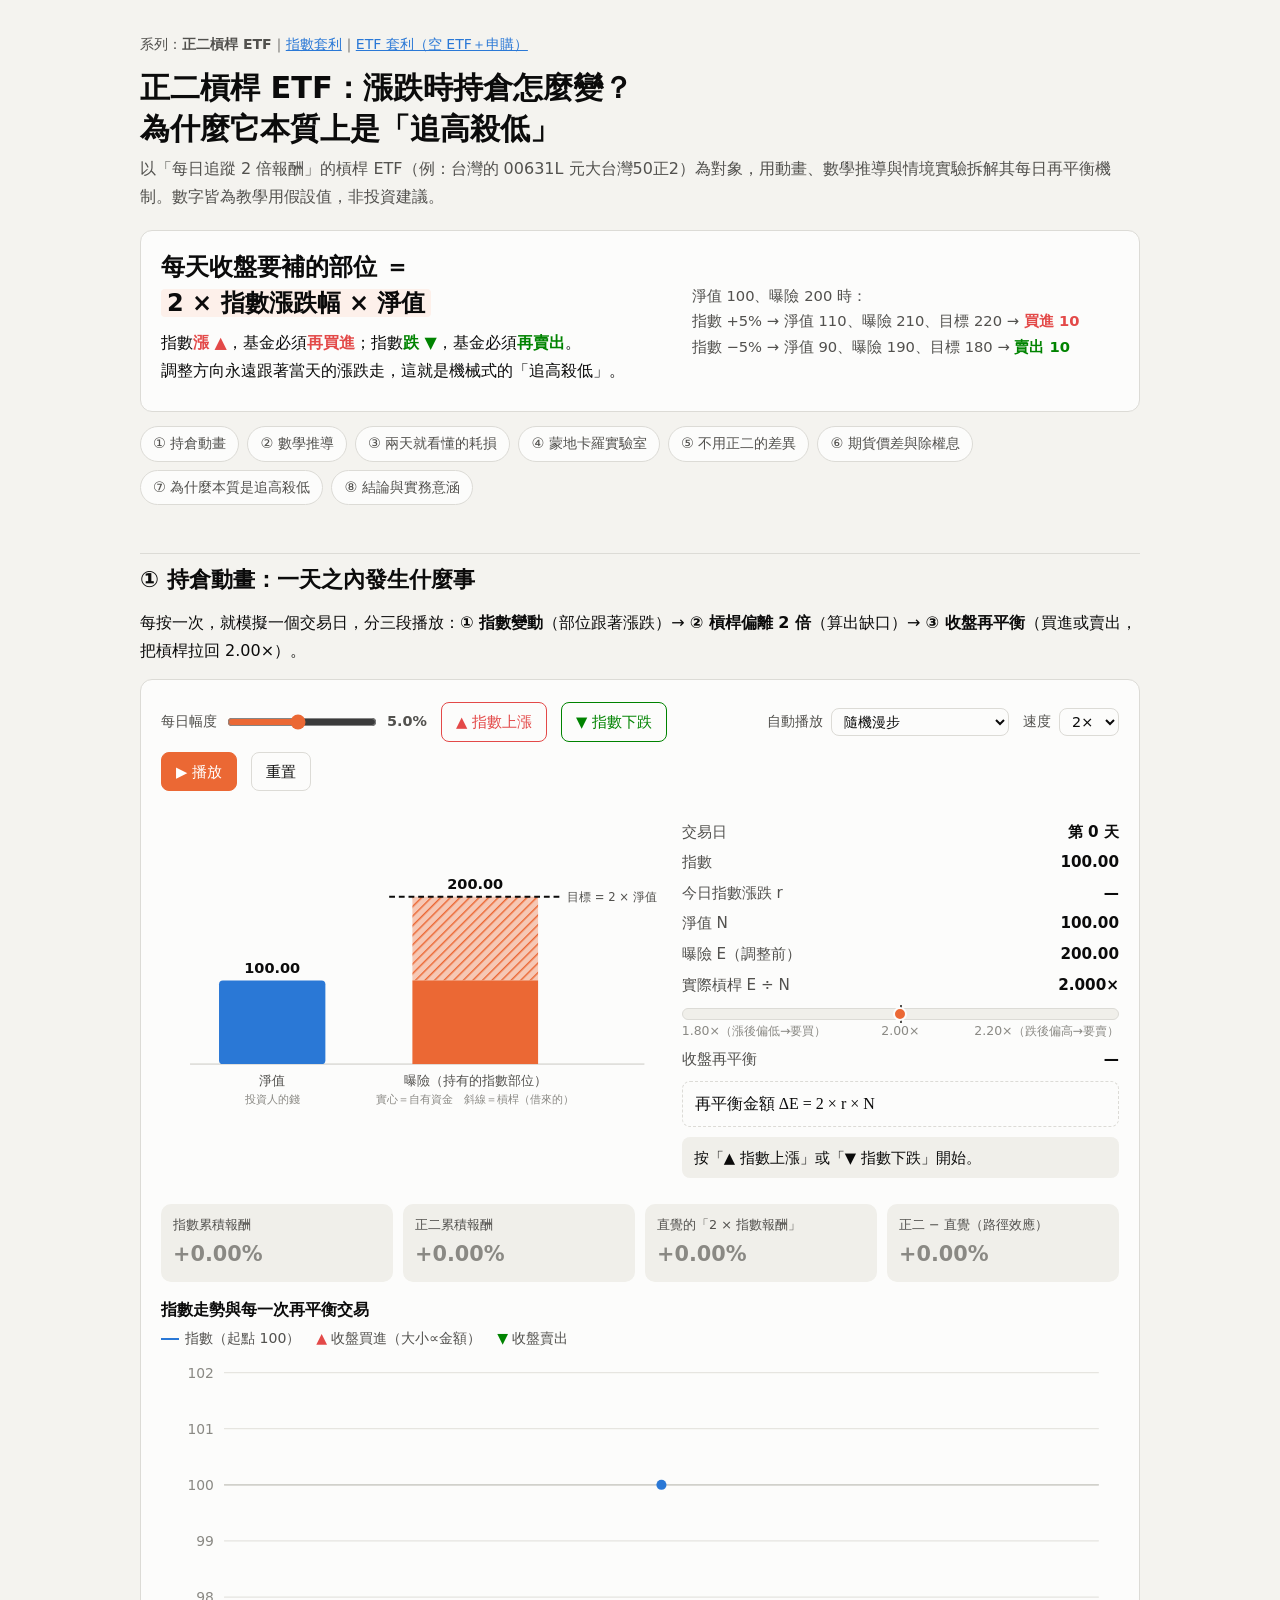
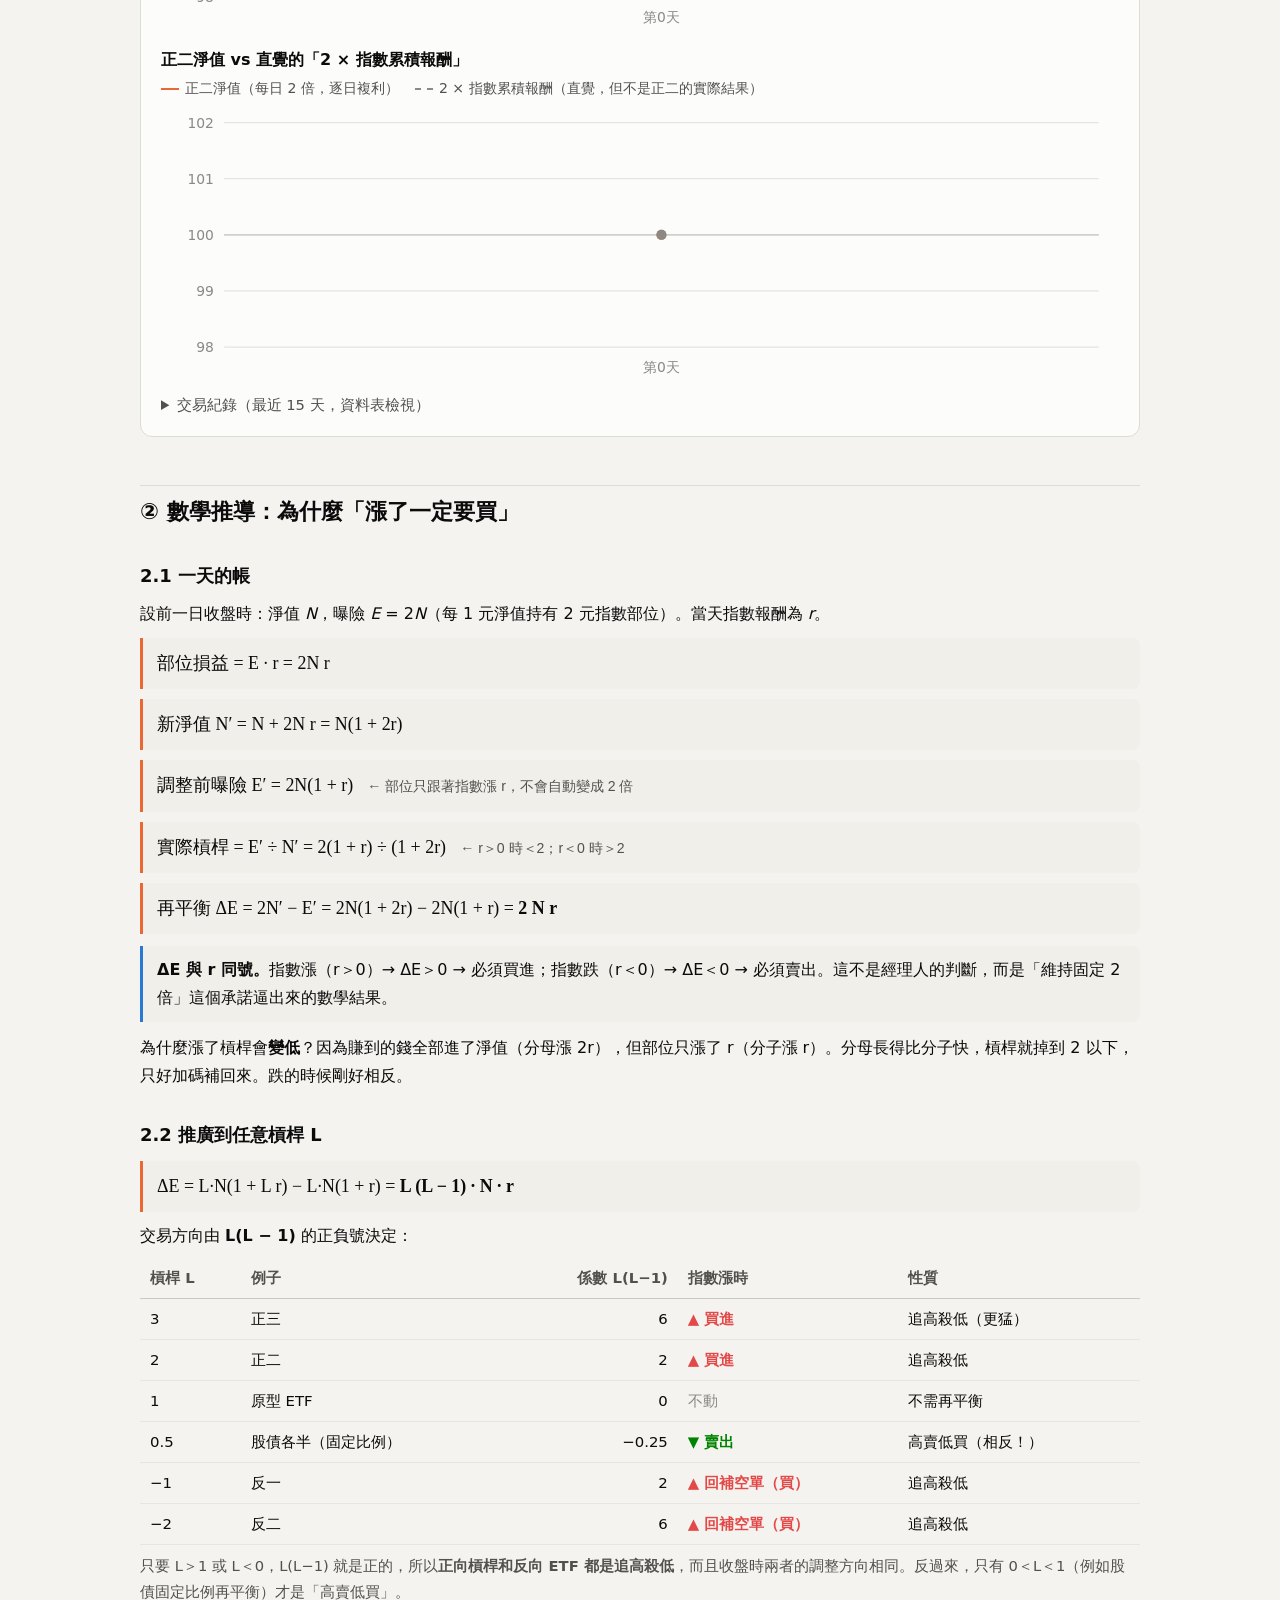
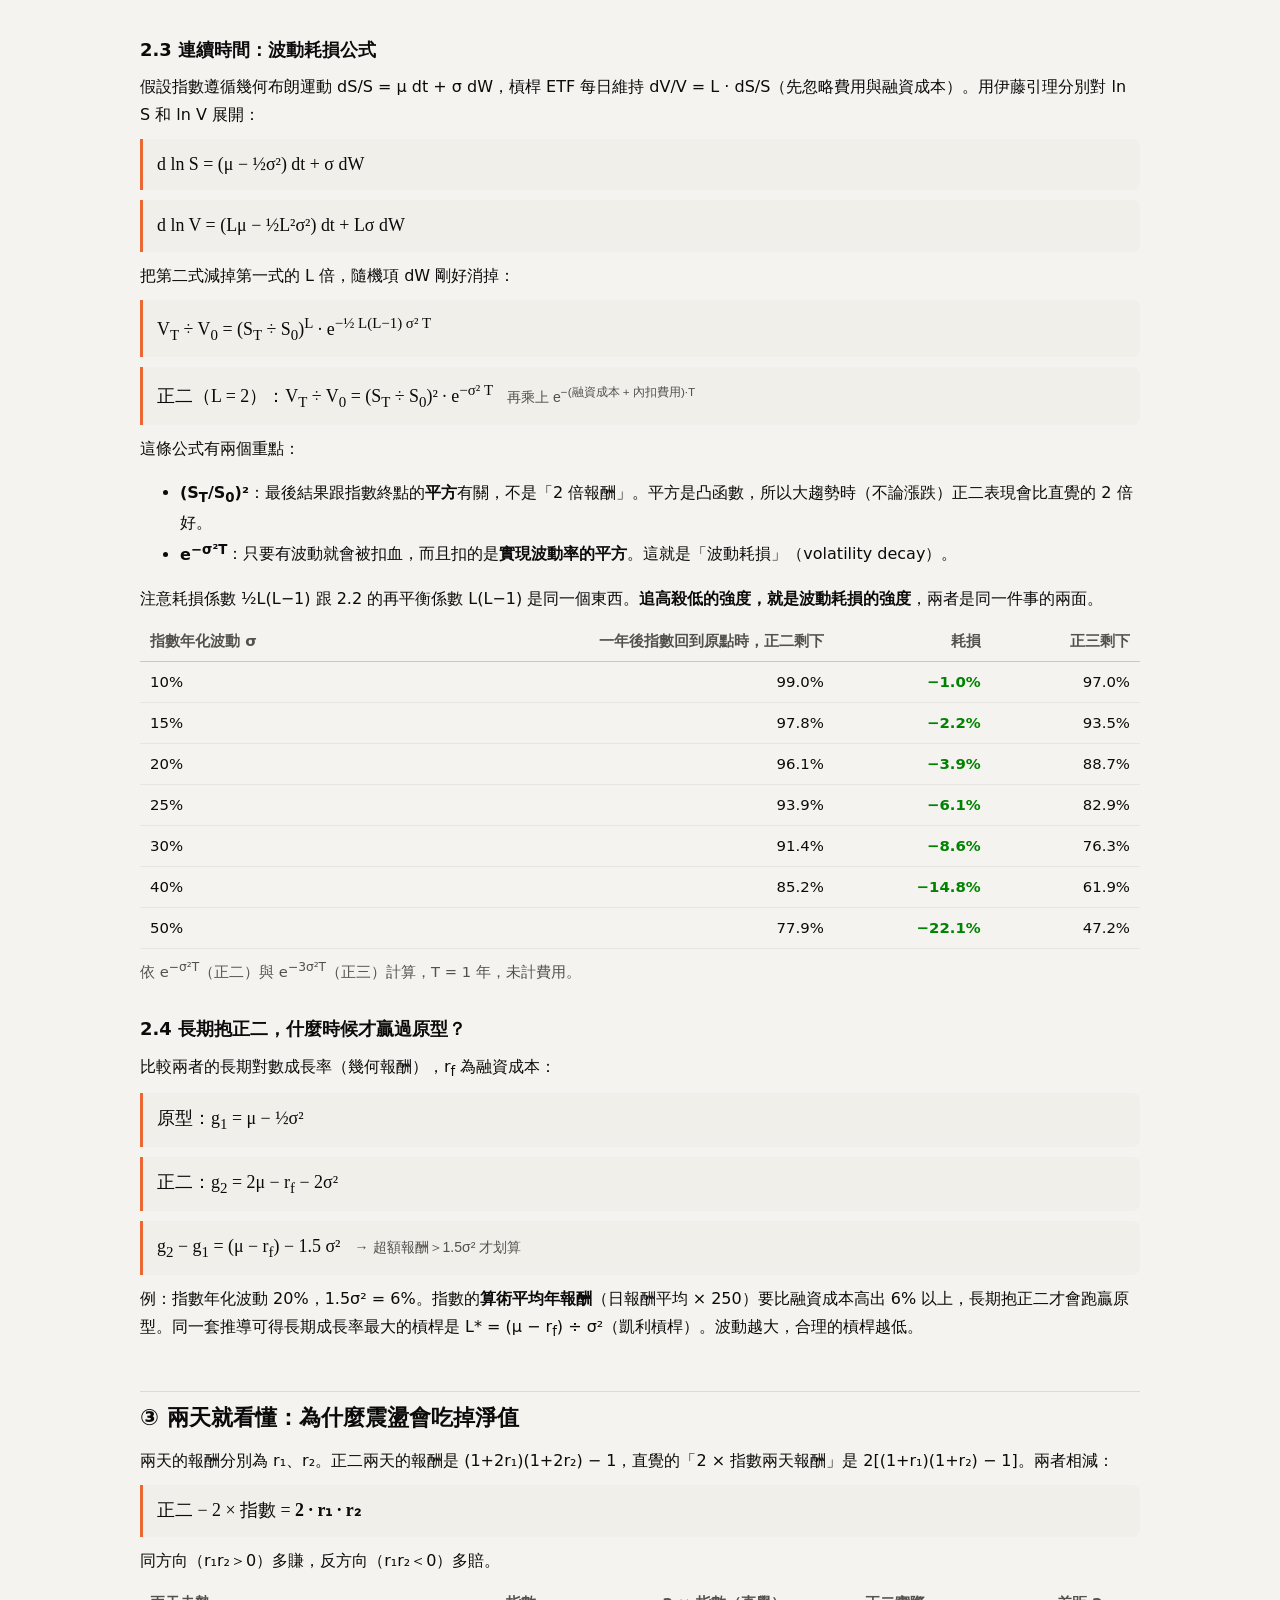
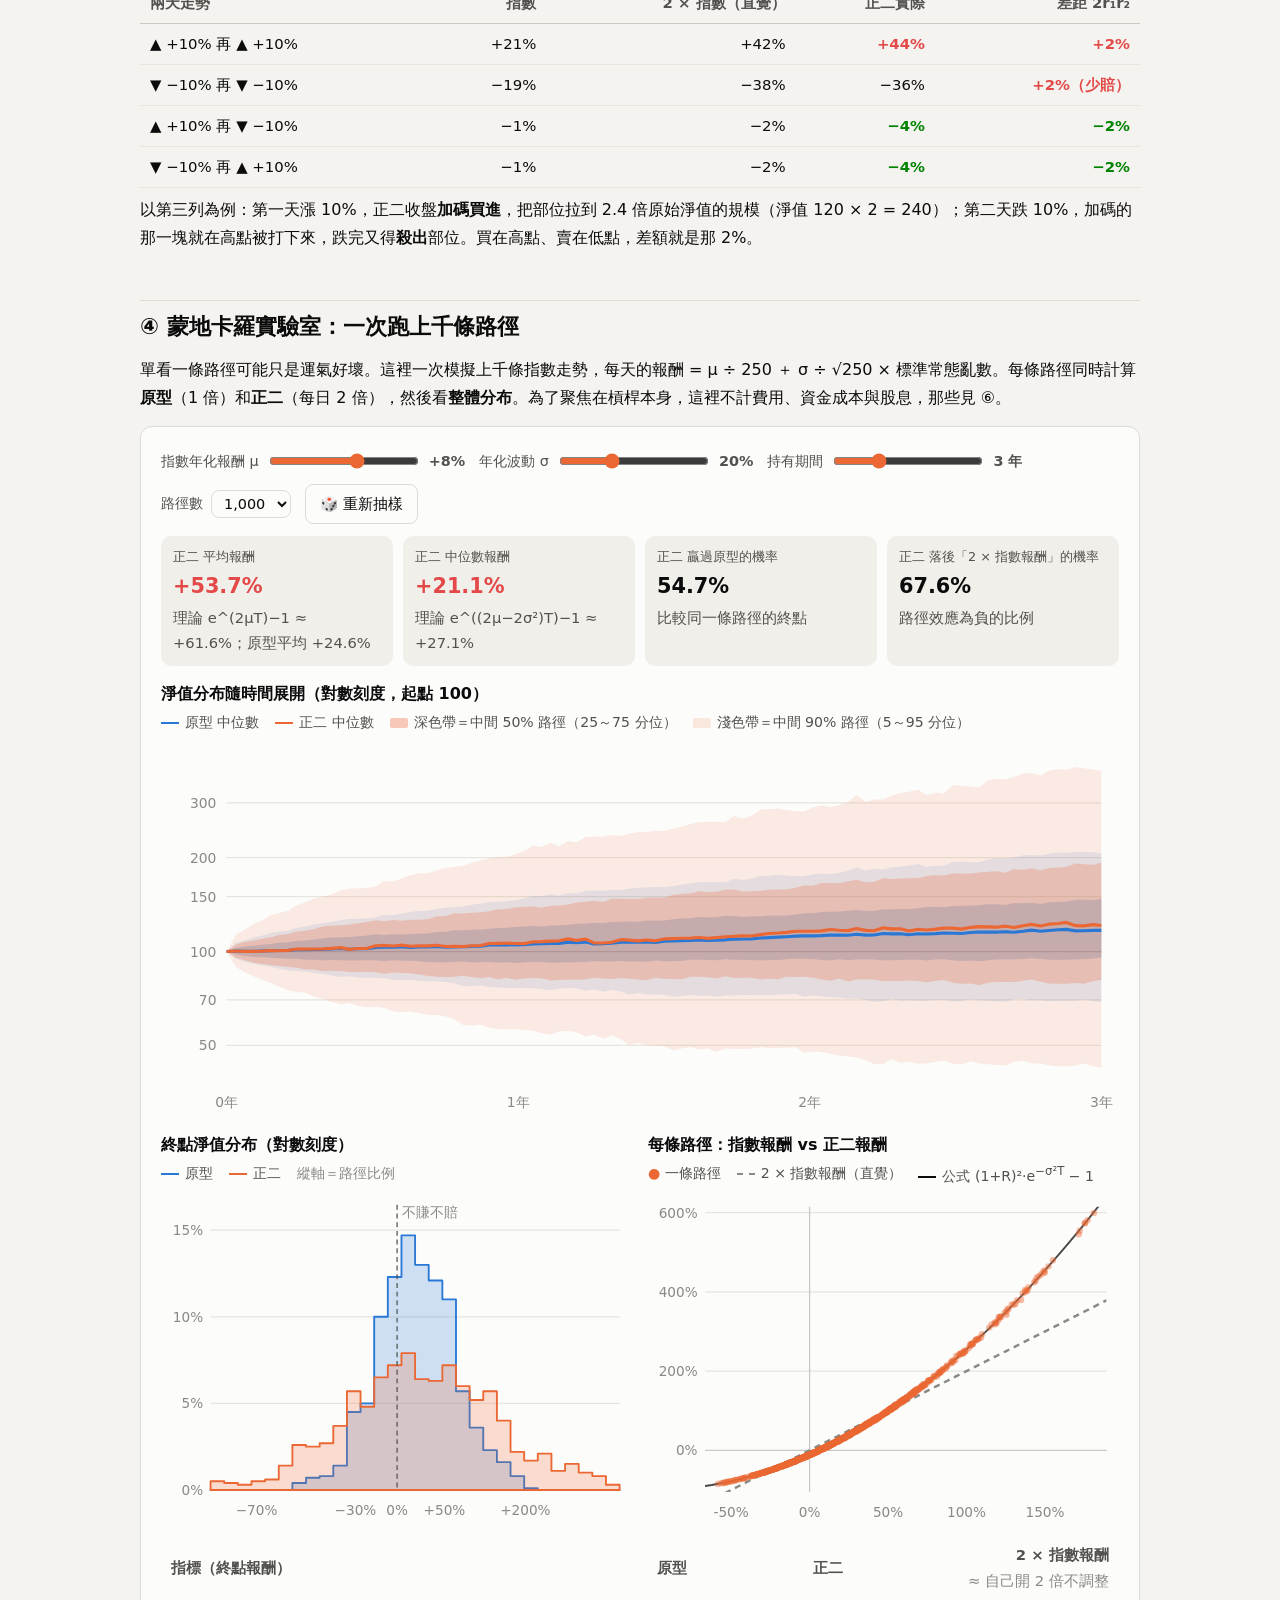
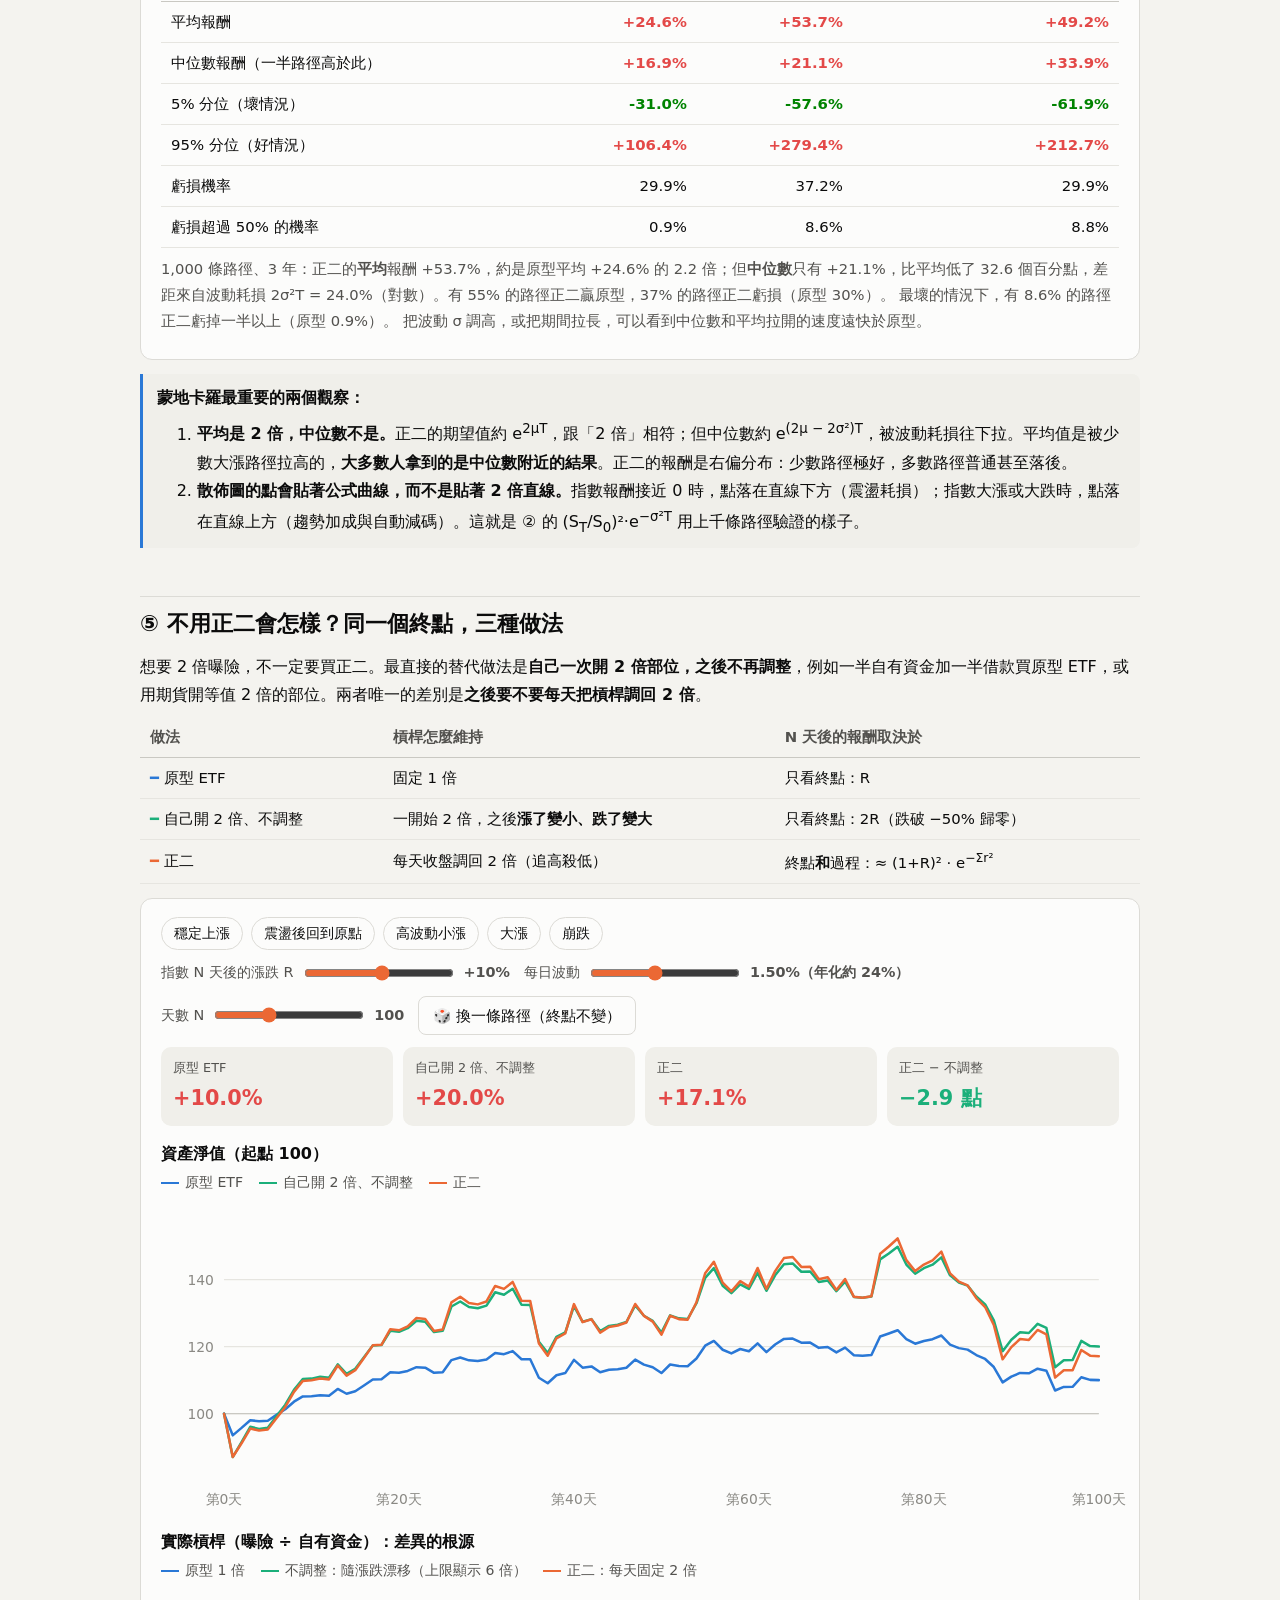
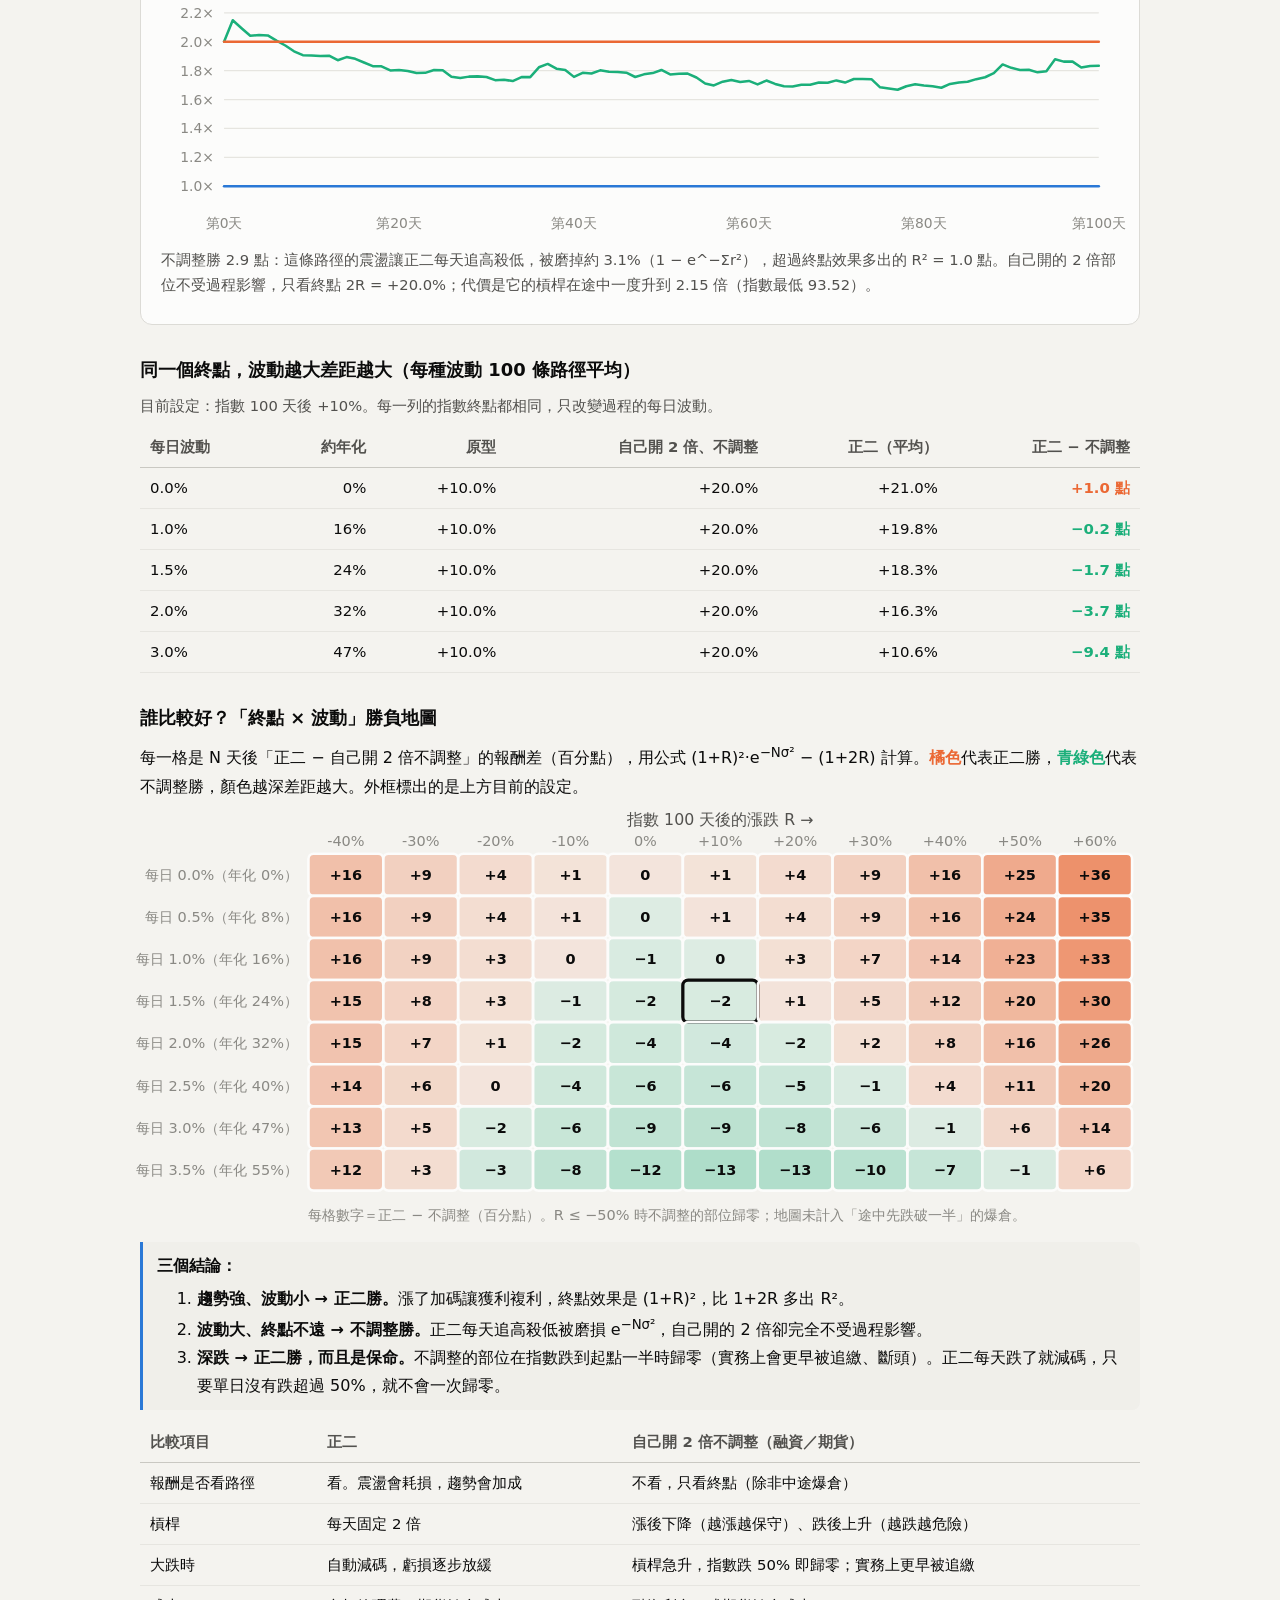
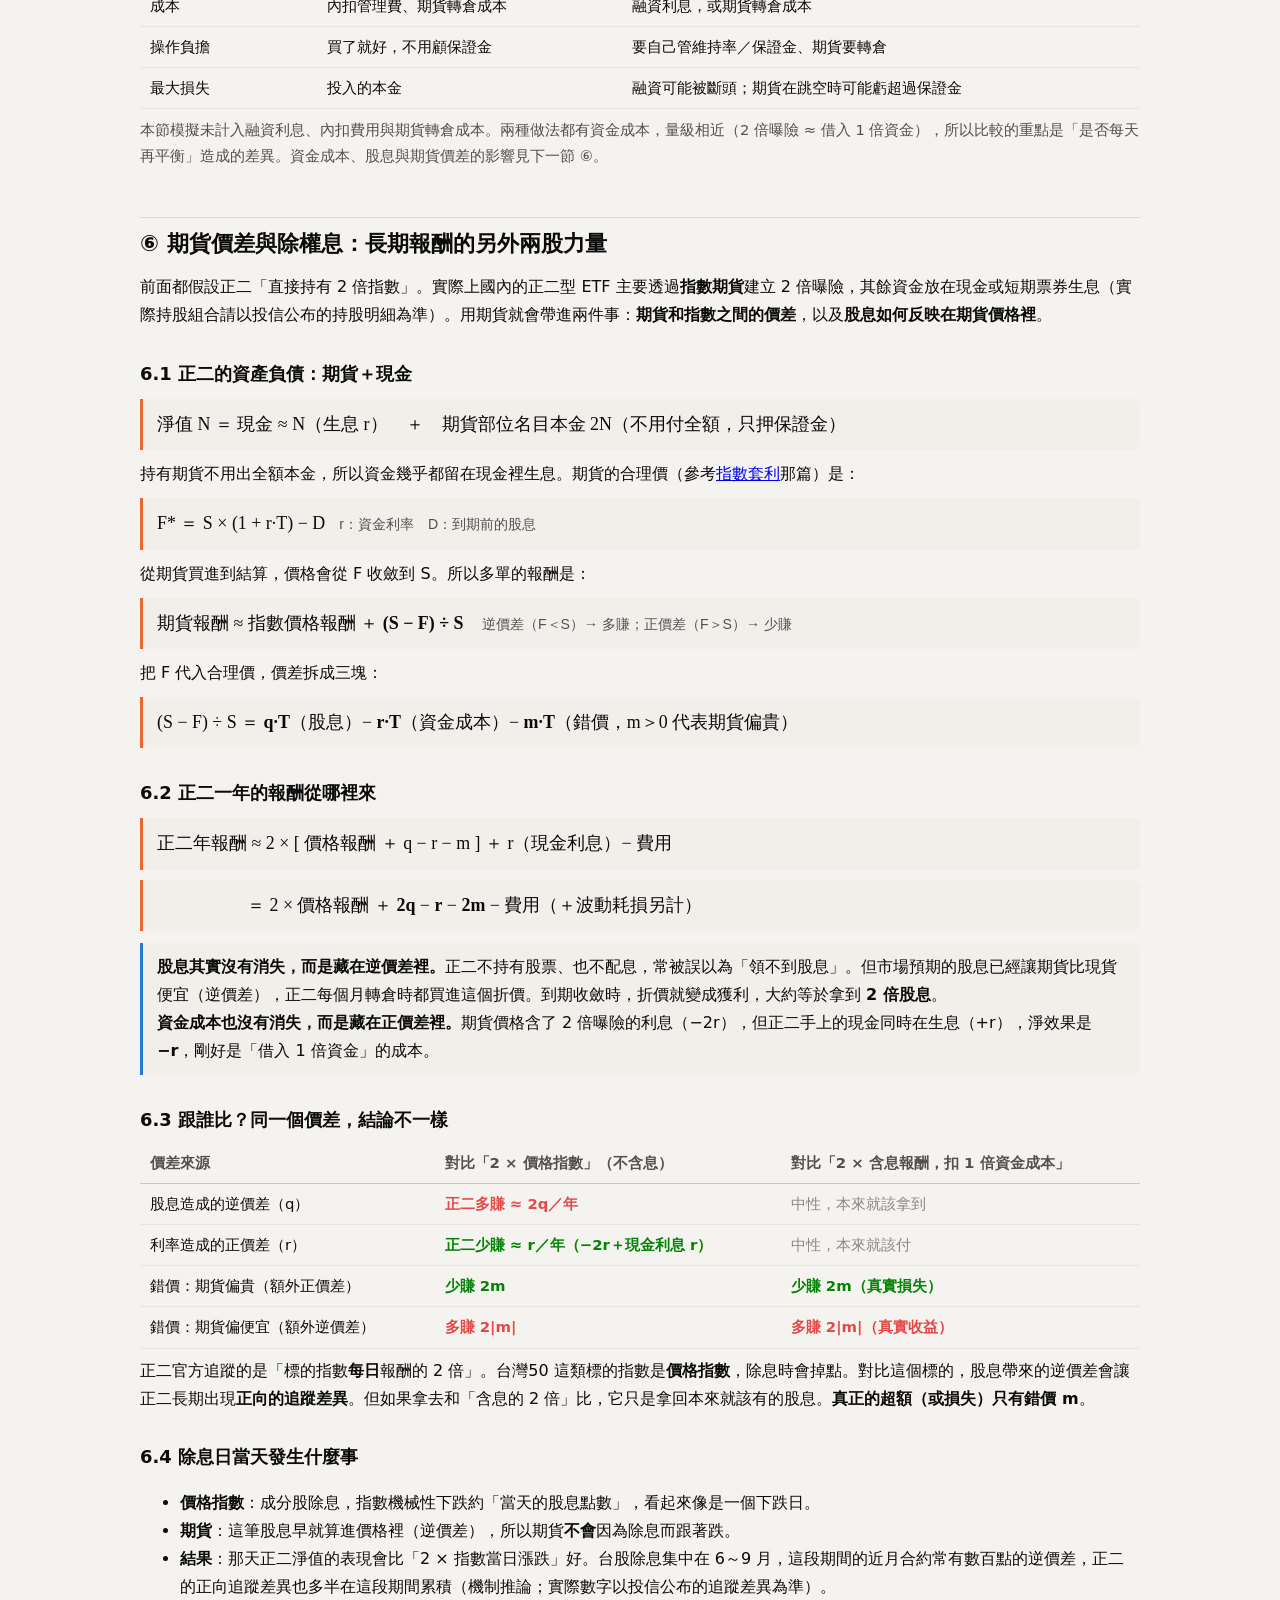
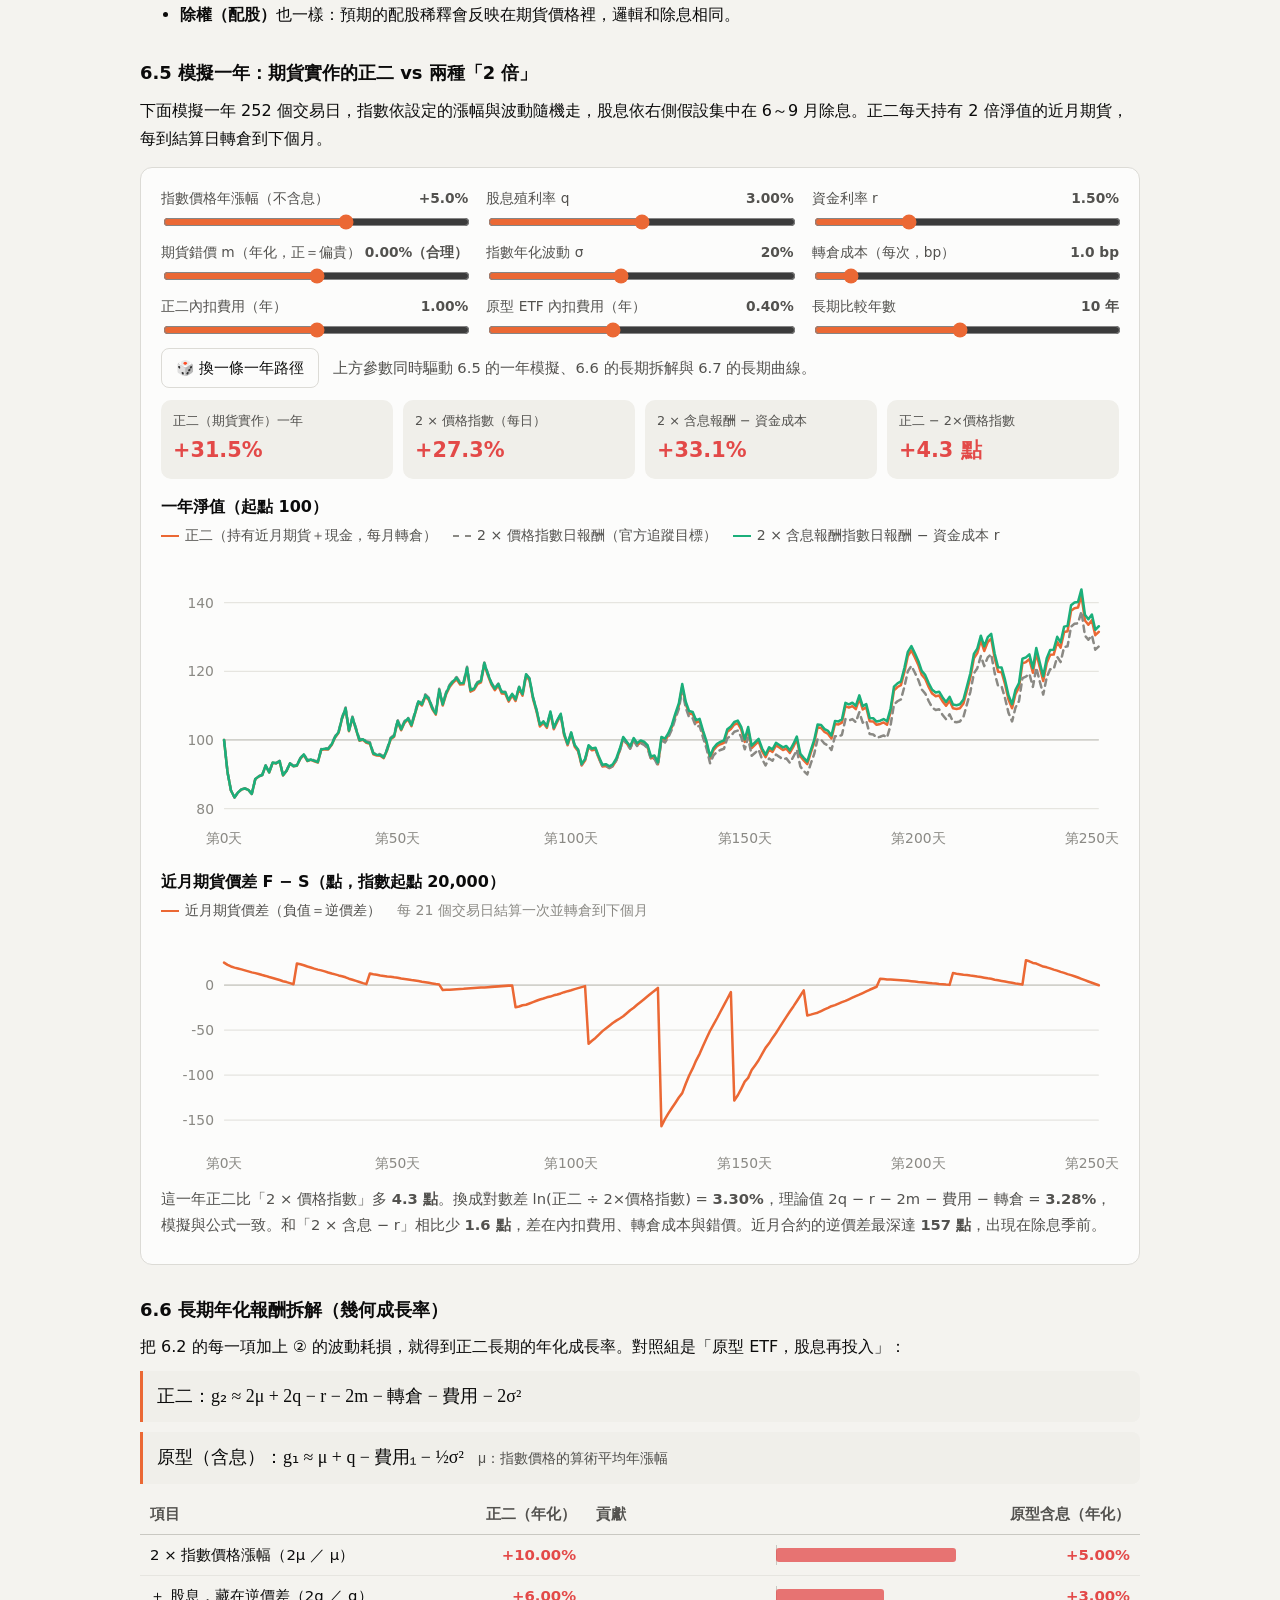
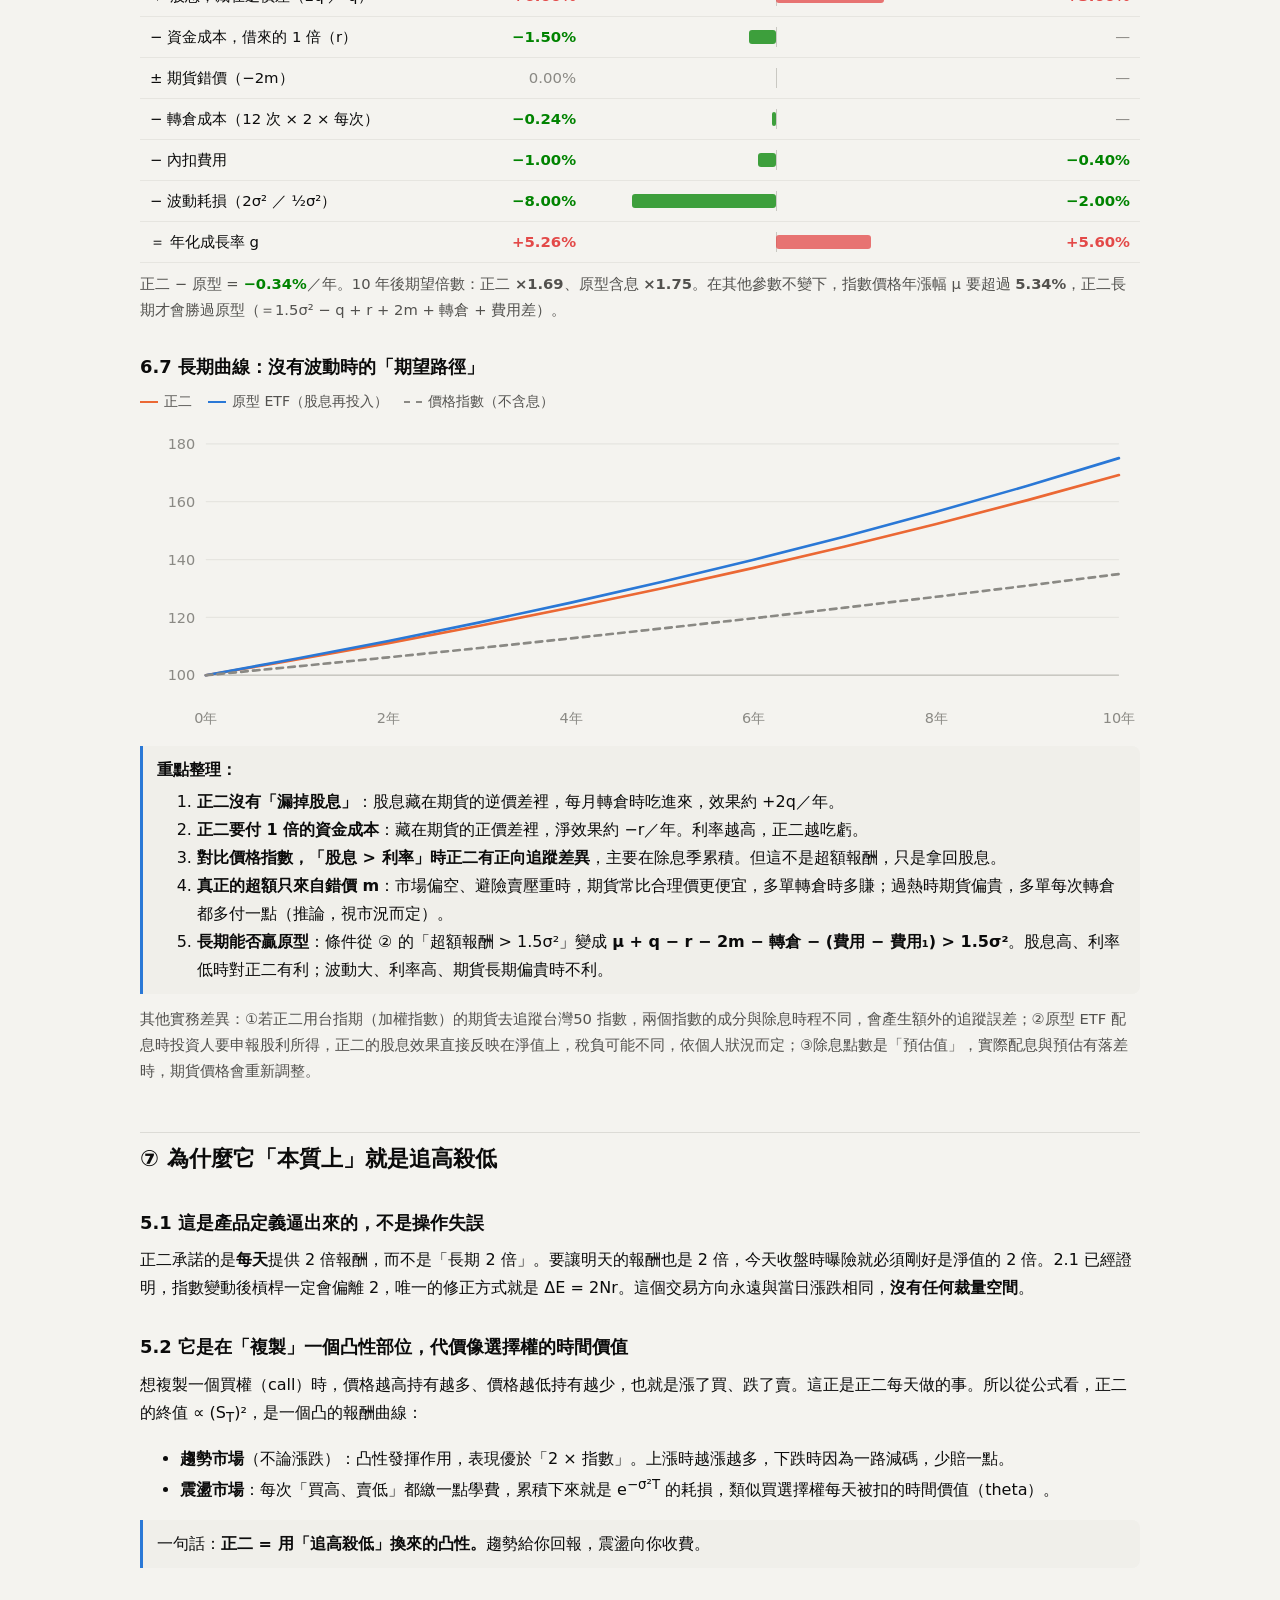
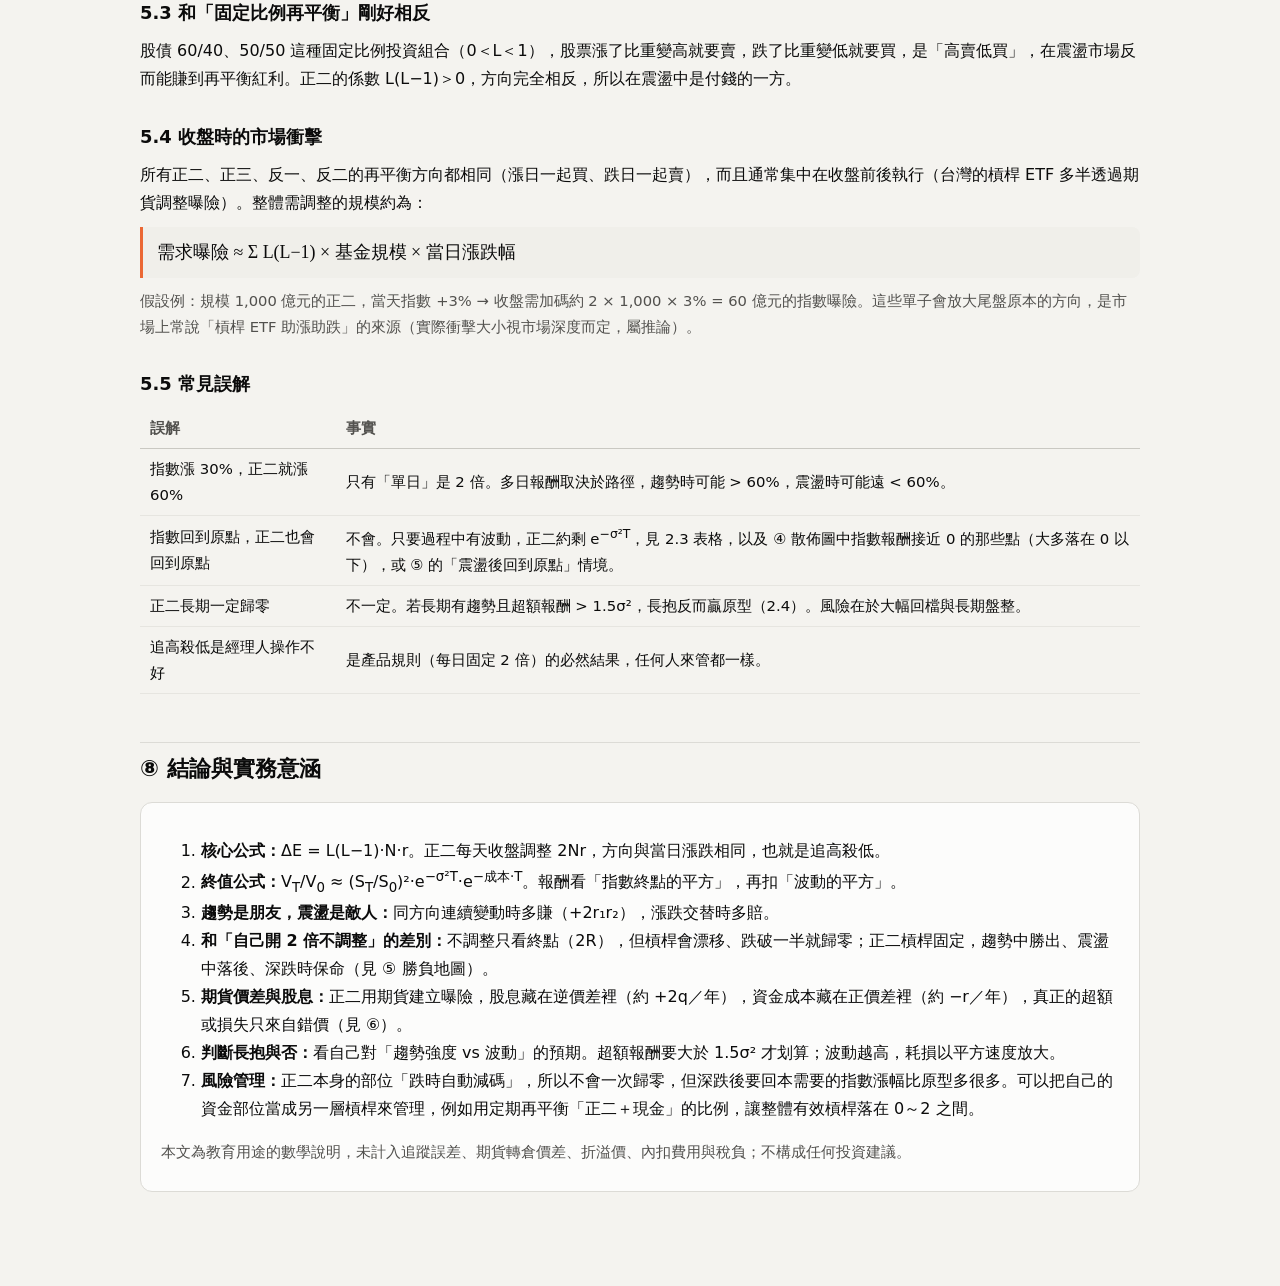
<file: Stock/正二槓桿ETF_持倉變化動畫與分析.html>
<!DOCTYPE html>
<html lang="zh-Hant">
<head>
<meta charset="UTF-8">
<meta name="viewport" content="width=device-width, initial-scale=1">
<title>正二槓桿 ETF：每日再平衡的持倉變化、數學與「追高殺低」本質</title>
<style>
:root{
  color-scheme: light;
  --bg:#f4f3ef; --surface:#fcfcfb; --surface-2:#f0efea;
  --text:#0b0b0b; --text-2:#52514e; --muted:#8a8984;
  --grid:#e6e5e0; --axis:#c9c8c2; --border:#dcdbd6;
  --idx:#2a78d6; --lev:#eb6834; --naive:#8a8984; --fix:#1baf7a;
  --up:#e34948; --down:#008300;
  --up-soft:rgba(227,73,72,.16); --down-soft:rgba(0,131,0,.14);
  --accent-soft:#fdf0ea;
}
@media (prefers-color-scheme: dark){
  :root{
    color-scheme: dark;
    --bg:#121211; --surface:#1a1a19; --surface-2:#232321;
    --text:#f0efec; --text-2:#c3c2b7; --muted:#8f8e86;
    --grid:#2c2c2a; --axis:#46453f; --border:#3a3936;
    --idx:#3987e5; --lev:#d95926; --naive:#8f8e86; --fix:#199e70;
    --up:#e66767; --down:#0ca30c;
    --up-soft:rgba(230,103,103,.18); --down-soft:rgba(12,163,12,.18);
    --accent-soft:#2a1d17;
  }
}
*{box-sizing:border-box}
html{scroll-behavior:smooth}
body{margin:0;background:var(--bg);color:var(--text);
  font-family:"Noto Sans TC","Microsoft JhengHei","PingFang TC",system-ui,sans-serif;
  line-height:1.75;font-size:16px}
.wrap{max-width:1040px;margin:0 auto;padding:32px 20px 80px}
h1{font-size:1.9rem;line-height:1.35;margin:0 0 .4rem}
h2{font-size:1.4rem;margin:3rem 0 .6rem;padding-top:.4rem;border-top:1px solid var(--border)}
h3{font-size:1.12rem;margin:1.8rem 0 .4rem}
p{margin:.5rem 0}
.sub{color:var(--text-2);margin:0 0 1.2rem}
.card{background:var(--surface);border:1px solid var(--border);border-radius:12px;padding:18px 20px;margin:14px 0}
.hero{display:grid;grid-template-columns:1.2fr 1fr;gap:18px;align-items:center}
.hero .big{font-size:1.5rem;font-weight:700;line-height:1.5}
.hero .big .hl{background:var(--accent-soft);padding:0 .25em;border-radius:4px;white-space:nowrap}
.toc{display:flex;flex-wrap:wrap;gap:8px;margin:12px 0 0;padding:0;list-style:none}
.toc a{display:inline-block;padding:4px 12px;border:1px solid var(--border);border-radius:999px;color:var(--text-2);text-decoration:none;font-size:.9rem;background:var(--surface)}
.toc a:hover{color:var(--text);border-color:var(--text-2)}
.eq{font-family:"Cambria Math","Times New Roman",serif;font-size:1.12rem;background:var(--surface-2);
  border-left:3px solid var(--lev);padding:10px 14px;margin:10px 0;border-radius:0 8px 8px 0;overflow-x:auto;white-space:nowrap}
.eq .c{font-family:"Noto Sans TC","Microsoft JhengHei",sans-serif;font-size:.88rem;color:var(--text-2);margin-left:1em}
.note{color:var(--text-2);font-size:.92rem}
.warn{border-left:3px solid var(--up);background:var(--up-soft);padding:10px 14px;border-radius:0 8px 8px 0;margin:12px 0}
.key{border-left:3px solid var(--idx);background:var(--surface-2);padding:10px 14px;border-radius:0 8px 8px 0;margin:12px 0}
table{border-collapse:collapse;width:100%;font-size:.93rem;margin:8px 0}
th,td{padding:7px 10px;border-bottom:1px solid var(--grid);text-align:right;font-variant-numeric:tabular-nums}
th{color:var(--text-2);font-weight:600;border-bottom:1px solid var(--axis)}
th:first-child,td:first-child{text-align:left}
td.l,th.l{text-align:left}
.upc{color:var(--up);font-weight:600}
.dnc{color:var(--down);font-weight:600}
.mut{color:var(--muted)}

/* simulator */
.sim{display:grid;grid-template-columns:1.15fr 1fr;gap:18px}
.sim svg{width:100%;height:auto;display:block}
.controls{display:flex;flex-wrap:wrap;gap:10px 14px;align-items:center;margin:4px 0 12px}
.controls label{font-size:.9rem;color:var(--text-2);display:flex;align-items:center;gap:8px}
input[type=range]{width:150px;accent-color:var(--lev)}
select{font:inherit;font-size:.9rem;padding:4px 8px;border-radius:8px;border:1px solid var(--border);background:var(--surface);color:var(--text)}
button{font:inherit;font-size:.92rem;padding:6px 14px;border-radius:8px;border:1px solid var(--border);background:var(--surface);color:var(--text);cursor:pointer}
button:hover{border-color:var(--text-2)}
button:disabled{opacity:.45;cursor:not-allowed}
button.up{border-color:var(--up);color:var(--up)}
button.dn{border-color:var(--down);color:var(--down)}
button.primary{background:var(--lev);border-color:var(--lev);color:#fff}
.readout{display:grid;grid-template-columns:auto 1fr;gap:4px 14px;font-size:.95rem;align-content:start}
.readout dt{color:var(--text-2)}
.readout dd{margin:0;text-align:right;font-variant-numeric:tabular-nums;font-weight:600}
.phase{grid-column:1/-1;margin-top:6px;padding:8px 12px;border-radius:8px;background:var(--surface-2);font-size:.92rem;min-height:2.6em}
.formula{grid-column:1/-1;font-family:"Cambria Math","Times New Roman",serif;font-size:1rem;padding:8px 12px;border:1px dashed var(--border);border-radius:8px;margin-top:4px}
.lev-gauge{grid-column:1/-1;margin-top:6px}
.lev-track{position:relative;height:12px;border-radius:6px;background:var(--surface-2);border:1px solid var(--border)}
.lev-mid{position:absolute;left:50%;top:-4px;bottom:-4px;width:2px;background:var(--text-2)}
.lev-dot{position:absolute;top:50%;width:14px;height:14px;border-radius:50%;background:var(--lev);border:2px solid var(--surface);transform:translate(-50%,-50%)}
.lev-lbl{display:flex;justify-content:space-between;font-size:.78rem;color:var(--muted)}

/* charts */
.chart{position:relative}
.chart svg{width:100%;height:auto;display:block;overflow:visible}
.chart .grid{stroke:var(--grid);stroke-width:1}
.chart .base{stroke:var(--axis);stroke-width:1}
.chart .tick{fill:var(--muted);font-size:11px;font-family:inherit}
.chart .xhair{stroke:var(--text-2);stroke-width:1;stroke-dasharray:3 3}
.legend{display:flex;flex-wrap:wrap;gap:6px 16px;font-size:.88rem;color:var(--text-2);margin:2px 0 4px}
.legend i{display:inline-block;width:18px;height:0;border-top:2px solid;vertical-align:middle;margin-right:6px}
.legend i.dash{border-top-style:dashed}
.legend .tri{font-style:normal;margin-right:4px}
.tip{position:absolute;pointer-events:none;background:var(--surface);border:1px solid var(--border);border-radius:8px;
  padding:8px 10px;font-size:.82rem;line-height:1.5;box-shadow:0 4px 14px rgba(0,0,0,.12);min-width:150px;z-index:5;white-space:nowrap}
.tip b{font-weight:600}
.tip .row{display:flex;justify-content:space-between;gap:14px}
.tip .sw{display:inline-block;width:10px;height:2px;vertical-align:middle;margin-right:6px}
.chart-title{font-weight:600;margin:14px 0 0}
.stats{display:grid;grid-template-columns:repeat(4,1fr);gap:10px;margin:10px 0}
.stat{background:var(--surface-2);border-radius:10px;padding:10px 12px}
.stat .k{font-size:.8rem;color:var(--text-2)}
.stat .v{font-size:1.3rem;font-weight:700;font-variant-numeric:tabular-nums}
details summary{cursor:pointer;color:var(--text-2);font-size:.92rem}
.presets{display:flex;flex-wrap:wrap;gap:8px;margin:0 0 10px}
.presets button{font-size:.85rem;padding:4px 12px;border-radius:999px}
#cmpHeat svg{width:100%;height:auto;display:block}
#cmpHeat .cell{stroke:var(--surface);stroke-width:2}
#cmpHeat .cell.cur{stroke:var(--text);stroke-width:2.5}
#cmpHeat text{font-family:inherit}
.bs-grid{display:grid;grid-template-columns:repeat(3,1fr);gap:8px 18px;margin-bottom:8px}
.bs-grid label{display:flex;flex-direction:column;gap:2px;font-size:.86rem;color:var(--text-2)}
.bs-grid label span{display:flex;justify-content:space-between}
.bs-grid input[type=range]{width:100%}
.wf td.bar{width:38%;padding:4px 10px}
.wf .track{position:relative;height:14px}
.wf .track .mid{position:absolute;left:50%;top:-3px;bottom:-3px;width:1px;background:var(--axis)}
.wf .track .b{position:absolute;top:0;height:14px;border-radius:3px}
@media (max-width:820px){.bs-grid{grid-template-columns:1fr}}
.two{display:grid;grid-template-columns:1fr 1fr;gap:16px}
@media (max-width:820px){.sim,.hero,.two{grid-template-columns:1fr}.stats{grid-template-columns:repeat(2,1fr)}}
@media print{*{print-color-adjust:exact !important;-webkit-print-color-adjust:exact !important}}
</style>
</head>
<body>
<div class="wrap">
<div style="font-size:.88rem;color:var(--text-2);margin-bottom:10px">系列：<b>正二槓桿 ETF</b>｜<a style="color:var(--idx)" href="指數套利_期現貨套利動畫與分析.html">指數套利</a>｜<a style="color:var(--idx)" href="ETF套利_空ETF加申購creation動畫與分析.html">ETF 套利（空 ETF＋申購）</a></div>

<h1>正二槓桿 ETF：漲跌時持倉怎麼變？<br>為什麼它本質上是「追高殺低」</h1>
<p class="sub">以「每日追蹤 2 倍報酬」的槓桿 ETF（例：台灣的 00631L 元大台灣50正2）為對象，用動畫、數學推導與情境實驗拆解其每日再平衡機制。數字皆為教學用假設值，非投資建議。</p>

<div class="card hero">
  <div>
    <div class="big">每天收盤要補的部位 ＝ <span class="hl">2 × 指數漲跌幅 × 淨值</span></div>
    <p>指數<b class="upc">漲 ▲</b>，基金必須<b class="upc">再買進</b>；指數<b class="dnc">跌 ▼</b>，基金必須<b class="dnc">再賣出</b>。<br>
    調整方向永遠跟著當天的漲跌走，這就是機械式的「追高殺低」。</p>
  </div>
  <div class="note">
    淨值 100、曝險 200 時：<br>
    指數 +5% → 淨值 110、曝險 210、目標 220 → <b class="upc">買進 10</b><br>
    指數 −5% → 淨值 90、曝險 190、目標 180 → <b class="dnc">賣出 10</b>
  </div>
</div>

<ul class="toc">
  <li><a href="#sim">① 持倉動畫</a></li>
  <li><a href="#math">② 數學推導</a></li>
  <li><a href="#two-day">③ 兩天就看懂的耗損</a></li>
  <li><a href="#lab">④ 蒙地卡羅實驗室</a></li>
  <li><a href="#compare">⑤ 不用正二的差異</a></li>
  <li><a href="#basis">⑥ 期貨價差與除權息</a></li>
  <li><a href="#why">⑦ 為什麼本質是追高殺低</a></li>
  <li><a href="#take">⑧ 結論與實務意涵</a></li>
</ul>

<!-- ============ 1. SIMULATOR ============ -->
<h2 id="sim">① 持倉動畫：一天之內發生什麼事</h2>
<p>每按一次，就模擬一個交易日，分三段播放：<b>① 指數變動</b>（部位跟著漲跌）→ <b>② 槓桿偏離 2 倍</b>（算出缺口）→ <b>③ 收盤再平衡</b>（買進或賣出，把槓桿拉回 2.00×）。</p>

<div class="card">
  <div class="controls">
    <label>每日幅度 <input type="range" id="amp" min="0.5" max="10" step="0.5" value="5"> <b id="ampv">5.0%</b></label>
    <button class="up" id="btnUp">▲ 指數上漲</button>
    <button class="dn" id="btnDn">▼ 指數下跌</button>
    <span style="flex:1"></span>
    <label>自動播放
      <select id="mode">
        <option value="random">隨機漫步</option>
        <option value="chop">來回震盪（漲跌交替）</option>
        <option value="up">上漲趨勢</option>
        <option value="down">下跌趨勢</option>
      </select>
    </label>
    <label>速度 <select id="speed"><option value="1">1×</option><option value="2" selected>2×</option><option value="4">4×</option></select></label>
    <button class="primary" id="btnPlay">▶ 播放</button>
    <button id="btnReset">重置</button>
  </div>

  <div class="sim">
    <svg id="bars" viewBox="0 0 520 320" role="img" aria-label="淨值與曝險長條動畫">
      <defs>
        <pattern id="hatch" width="7" height="7" patternUnits="userSpaceOnUse" patternTransform="rotate(45)">
          <rect width="7" height="7" fill="var(--lev)" opacity=".35"/>
          <line x1="0" y1="0" x2="0" y2="7" stroke="var(--lev)" stroke-width="3"/>
        </pattern>
      </defs>
      <line x1="30" x2="500" y1="270" y2="270" stroke="var(--axis)"/>
      <!-- NAV bar -->
      <rect id="bNav" x="60" width="110" rx="4" fill="var(--idx)"/>
      <text id="tNav" x="115" text-anchor="middle" font-size="15" font-weight="700" fill="var(--text)"></text>
      <text x="115" y="292" text-anchor="middle" font-size="13" fill="var(--text-2)">淨值</text>
      <text x="115" y="310" text-anchor="middle" font-size="11" fill="var(--muted)">投資人的錢</text>
      <!-- exposure bar: own part + borrowed part -->
      <rect id="bOwn" x="260" width="130" fill="var(--lev)"/>
      <rect id="bBor" x="260" width="130" fill="url(#hatch)"/>
      <rect id="bGap" x="260" width="130" fill="var(--up-soft)" stroke="var(--up)" stroke-dasharray="4 3" opacity="0"/>
      <line id="lTgt" x1="236" x2="414" stroke="var(--text)" stroke-width="2" stroke-dasharray="6 4"/>
      <text id="tTgt" x="420" font-size="12" fill="var(--text-2)">目標 = 2 × 淨值</text>
      <text id="tExp" x="325" text-anchor="middle" font-size="15" font-weight="700" fill="var(--text)"></text>
      <text id="tGap" x="325" text-anchor="middle" font-size="14" font-weight="700" opacity="0"></text>
      <text x="325" y="292" text-anchor="middle" font-size="13" fill="var(--text-2)">曝險（持有的指數部位）</text>
      <text x="325" y="310" text-anchor="middle" font-size="11" fill="var(--muted)">實心＝自有資金　斜線＝槓桿（借來的）</text>
    </svg>

    <dl class="readout">
      <dt>交易日</dt><dd id="rdDay">第 0 天</dd>
      <dt>指數</dt><dd id="rdIdx">100.00</dd>
      <dt>今日指數漲跌 r</dt><dd id="rdR">—</dd>
      <dt>淨值 N</dt><dd id="rdNav">100.00</dd>
      <dt>曝險 E（調整前）</dt><dd id="rdExp">200.00</dd>
      <dt>實際槓桿 E ÷ N</dt><dd id="rdLev">2.00×</dd>
      <div class="lev-gauge">
        <div class="lev-track"><div class="lev-mid"></div><div class="lev-dot" id="levDot" style="left:50%"></div></div>
        <div class="lev-lbl"><span>1.80×（漲後偏低→要買）</span><span>2.00×</span><span>2.20×（跌後偏高→要賣）</span></div>
      </div>
      <dt>收盤再平衡</dt><dd id="rdTrade">—</dd>
      <div class="formula" id="rdFormula">再平衡金額 ΔE = 2 × r × N</div>
      <div class="phase" id="rdPhase">按「▲ 指數上漲」或「▼ 指數下跌」開始。</div>
    </dl>
  </div>

  <div class="stats">
    <div class="stat"><div class="k">指數累積報酬</div><div class="v" id="sIdx">0.00%</div></div>
    <div class="stat"><div class="k">正二累積報酬</div><div class="v" id="sLev">0.00%</div></div>
    <div class="stat"><div class="k">直覺的「2 × 指數報酬」</div><div class="v" id="sNaive">0.00%</div></div>
    <div class="stat"><div class="k">正二 − 直覺（路徑效應）</div><div class="v" id="sGap">0.00%</div></div>
  </div>

  <div class="chart-title">指數走勢與每一次再平衡交易</div>
  <div class="legend">
    <span><i style="border-color:var(--idx)"></i>指數（起點 100）</span>
    <span><b class="tri upc">▲</b>收盤買進（大小∝金額）</span>
    <span><b class="tri dnc">▼</b>收盤賣出</span>
  </div>
  <div class="chart" id="chSimIdx"></div>

  <div class="chart-title">正二淨值 vs 直覺的「2 × 指數累積報酬」</div>
  <div class="legend">
    <span><i style="border-color:var(--lev)"></i>正二淨值（每日 2 倍，逐日複利）</span>
    <span><i class="dash" style="border-color:var(--naive)"></i>2 × 指數累積報酬（直覺，但不是正二的實際結果）</span>
  </div>
  <div class="chart" id="chSimNav"></div>

  <details style="margin-top:10px">
    <summary>交易紀錄（最近 15 天，資料表檢視）</summary>
    <table id="logTbl"><thead><tr><th>天</th><th>指數漲跌</th><th>指數</th><th>淨值</th><th>調整前槓桿</th><th>再平衡</th></tr></thead><tbody></tbody></table>
  </details>
</div>

<!-- ============ 2. MATH ============ -->
<h2 id="math">② 數學推導：為什麼「漲了一定要買」</h2>
<h3>2.1 一天的帳</h3>
<p>設前一日收盤時：淨值 <i>N</i>，曝險 <i>E</i> = 2<i>N</i>（每 1 元淨值持有 2 元指數部位）。當天指數報酬為 <i>r</i>。</p>
<div class="eq">部位損益 = E · r = 2N r</div>
<div class="eq">新淨值 N′ = N + 2N r = N(1 + 2r)</div>
<div class="eq">調整前曝險 E′ = 2N(1 + r)<span class="c">← 部位只跟著指數漲 r，不會自動變成 2 倍</span></div>
<div class="eq">實際槓桿 = E′ ÷ N′ = 2(1 + r) ÷ (1 + 2r)<span class="c">← r＞0 時＜2；r＜0 時＞2</span></div>
<div class="eq">再平衡 ΔE = 2N′ − E′ = 2N(1 + 2r) − 2N(1 + r) = <b>2 N r</b></div>
<div class="key"><b>ΔE 與 r 同號。</b>指數漲（r＞0）→ ΔE＞0 → 必須買進；指數跌（r＜0）→ ΔE＜0 → 必須賣出。這不是經理人的判斷，而是「維持固定 2 倍」這個承諾逼出來的數學結果。</div>
<p>為什麼漲了槓桿會<b>變低</b>？因為賺到的錢全部進了淨值（分母漲 2r），但部位只漲了 r（分子漲 r）。分母長得比分子快，槓桿就掉到 2 以下，只好加碼補回來。跌的時候剛好相反。</p>

<h3>2.2 推廣到任意槓桿 L</h3>
<div class="eq">ΔE = L·N(1 + L r) − L·N(1 + r) = <b>L (L − 1) · N · r</b></div>
<p>交易方向由 <b>L(L − 1)</b> 的正負號決定：</p>
<table>
  <thead><tr><th class="l">槓桿 L</th><th class="l">例子</th><th>係數 L(L−1)</th><th class="l">指數漲時</th><th class="l">性質</th></tr></thead>
  <tbody>
    <tr><td>3</td><td class="l">正三</td><td>6</td><td class="l upc">▲ 買進</td><td class="l">追高殺低（更猛）</td></tr>
    <tr><td>2</td><td class="l">正二</td><td>2</td><td class="l upc">▲ 買進</td><td class="l">追高殺低</td></tr>
    <tr><td>1</td><td class="l">原型 ETF</td><td>0</td><td class="l mut">不動</td><td class="l">不需再平衡</td></tr>
    <tr><td>0.5</td><td class="l">股債各半（固定比例）</td><td>−0.25</td><td class="l dnc">▼ 賣出</td><td class="l">高賣低買（相反！）</td></tr>
    <tr><td>−1</td><td class="l">反一</td><td>2</td><td class="l upc">▲ 回補空單（買）</td><td class="l">追高殺低</td></tr>
    <tr><td>−2</td><td class="l">反二</td><td>6</td><td class="l upc">▲ 回補空單（買）</td><td class="l">追高殺低</td></tr>
  </tbody>
</table>
<p class="note">只要 L＞1 或 L＜0，L(L−1) 就是正的，所以<b>正向槓桿和反向 ETF 都是追高殺低</b>，而且收盤時兩者的調整方向相同。反過來，只有 0＜L＜1（例如股債固定比例再平衡）才是「高賣低買」。</p>

<h3>2.3 連續時間：波動耗損公式</h3>
<p>假設指數遵循幾何布朗運動 dS/S = μ dt + σ dW，槓桿 ETF 每日維持 dV/V = L · dS/S（先忽略費用與融資成本）。用伊藤引理分別對 ln S 和 ln V 展開：</p>
<div class="eq">d ln S = (μ − ½σ²) dt + σ dW</div>
<div class="eq">d ln V = (Lμ − ½L²σ²) dt + Lσ dW</div>
<p>把第二式減掉第一式的 L 倍，隨機項 dW 剛好消掉：</p>
<div class="eq">V<sub>T</sub> ÷ V<sub>0</sub> = (S<sub>T</sub> ÷ S<sub>0</sub>)<sup>L</sup> · e<sup>−½ L(L−1) σ² T</sup></div>
<div class="eq">正二（L = 2）：V<sub>T</sub> ÷ V<sub>0</sub> = (S<sub>T</sub> ÷ S<sub>0</sub>)² · e<sup>−σ² T</sup><span class="c">再乘上 e<sup>−(融資成本 + 內扣費用)·T</sup></span></div>
<p>這條公式有兩個重點：</p>
<ul>
  <li><b>(S<sub>T</sub>/S<sub>0</sub>)²</b>：最後結果跟指數終點的<b>平方</b>有關，不是「2 倍報酬」。平方是凸函數，所以大趨勢時（不論漲跌）正二表現會比直覺的 2 倍好。</li>
  <li><b>e<sup>−σ²T</sup></b>：只要有波動就會被扣血，而且扣的是<b>實現波動率的平方</b>。這就是「波動耗損」（volatility decay）。</li>
</ul>
<p>注意耗損係數 ½L(L−1) 跟 2.2 的再平衡係數 L(L−1) 是同一個東西。<b>追高殺低的強度，就是波動耗損的強度</b>，兩者是同一件事的兩面。</p>

<table id="decayTbl">
  <thead><tr><th class="l">指數年化波動 σ</th><th>一年後指數回到原點時，正二剩下</th><th>耗損</th><th>正三剩下</th></tr></thead>
  <tbody></tbody>
</table>
<p class="note">依 e<sup>−σ²T</sup>（正二）與 e<sup>−3σ²T</sup>（正三）計算，T = 1 年，未計費用。</p>

<h3>2.4 長期抱正二，什麼時候才贏過原型？</h3>
<p>比較兩者的長期對數成長率（幾何報酬），r<sub>f</sub> 為融資成本：</p>
<div class="eq">原型：g<sub>1</sub> = μ − ½σ²</div>
<div class="eq">正二：g<sub>2</sub> = 2μ − r<sub>f</sub> − 2σ²</div>
<div class="eq">g<sub>2</sub> − g<sub>1</sub> = (μ − r<sub>f</sub>) − 1.5 σ²<span class="c">→ 超額報酬＞1.5σ² 才划算</span></div>
<p>例：指數年化波動 20%，1.5σ² = 6%。指數的<b>算術平均年報酬</b>（日報酬平均 × 250）要比融資成本高出 6% 以上，長期抱正二才會跑贏原型。同一套推導可得長期成長率最大的槓桿是 L* = (μ − r<sub>f</sub>) ÷ σ²（凱利槓桿）。波動越大，合理的槓桿越低。</p>

<!-- ============ 3. TWO-DAY ============ -->
<h2 id="two-day">③ 兩天就看懂：為什麼震盪會吃掉淨值</h2>
<p>兩天的報酬分別為 r₁、r₂。正二兩天的報酬是 (1+2r₁)(1+2r₂) − 1，直覺的「2 × 指數兩天報酬」是 2[(1+r₁)(1+r₂) − 1]。兩者相減：</p>
<div class="eq">正二 − 2 × 指數 = <b>2 · r₁ · r₂</b></div>
<p>同方向（r₁r₂＞0）多賺，反方向（r₁r₂＜0）多賠。</p>
<table>
  <thead><tr><th class="l">兩天走勢</th><th>指數</th><th>2 × 指數（直覺）</th><th>正二實際</th><th>差距 2r₁r₂</th></tr></thead>
  <tbody>
    <tr><td class="l">▲ +10% 再 ▲ +10%</td><td>+21%</td><td>+42%</td><td class="upc">+44%</td><td class="upc">+2%</td></tr>
    <tr><td class="l">▼ −10% 再 ▼ −10%</td><td>−19%</td><td>−38%</td><td>−36%</td><td class="upc">+2%（少賠）</td></tr>
    <tr><td class="l">▲ +10% 再 ▼ −10%</td><td>−1%</td><td>−2%</td><td class="dnc">−4%</td><td class="dnc">−2%</td></tr>
    <tr><td class="l">▼ −10% 再 ▲ +10%</td><td>−1%</td><td>−2%</td><td class="dnc">−4%</td><td class="dnc">−2%</td></tr>
  </tbody>
</table>
<p>以第三列為例：第一天漲 10%，正二收盤<b>加碼買進</b>，把部位拉到 2.4 倍原始淨值的規模（淨值 120 × 2 = 240）；第二天跌 10%，加碼的那一塊就在高點被打下來，跌完又得<b>殺出</b>部位。買在高點、賣在低點，差額就是那 2%。</p>

<!-- ============ 4. LAB (Monte Carlo) ============ -->
<h2 id="lab">④ 蒙地卡羅實驗室：一次跑上千條路徑</h2>
<p>單看一條路徑可能只是運氣好壞。這裡一次模擬上千條指數走勢，每天的報酬 = μ ÷ 250 ＋ σ ÷ √250 × 標準常態亂數。每條路徑同時計算<b>原型</b>（1 倍）和<b>正二</b>（每日 2 倍），然後看<b>整體分布</b>。為了聚焦在槓桿本身，這裡不計費用、資金成本與股息，那些見 ⑥。</p>
<div class="card" id="mcCard">
  <div class="controls">
    <label>指數年化報酬 μ <input type="range" id="mcMu" min="-10" max="20" step="1" value="8"> <b id="mcMuV"></b></label>
    <label>年化波動 σ <input type="range" id="mcSig" min="5" max="50" step="1" value="20"> <b id="mcSigV"></b></label>
    <label>持有期間 <input type="range" id="mcY" min="0.25" max="10" step="0.25" value="3"> <b id="mcYV"></b></label>
    <label>路徑數
      <select id="mcP"><option value="300">300</option><option value="1000" selected>1,000</option><option value="3000">3,000</option></select>
    </label>
    <button id="mcSeedBtn">🎲 重新抽樣</button>
  </div>
  <div class="stats">
    <div class="stat"><div class="k">正二 平均報酬</div><div class="v" id="mcS1">—</div><div class="note" id="mcS1s"></div></div>
    <div class="stat"><div class="k">正二 中位數報酬</div><div class="v" id="mcS2">—</div><div class="note" id="mcS2s"></div></div>
    <div class="stat"><div class="k">正二 贏過原型的機率</div><div class="v" id="mcS3">—</div><div class="note">比較同一條路徑的終點</div></div>
    <div class="stat"><div class="k">正二 落後「2 × 指數報酬」的機率</div><div class="v" id="mcS4">—</div><div class="note">路徑效應為負的比例</div></div>
  </div>

  <div class="chart-title">淨值分布隨時間展開（對數刻度，起點 100）</div>
  <div class="legend">
    <span><i style="border-color:var(--idx)"></i>原型 中位數</span>
    <span><i style="border-color:var(--lev)"></i>正二 中位數</span>
    <span><span style="display:inline-block;width:18px;height:10px;background:var(--lev);opacity:.35;vertical-align:middle;margin-right:6px;border-radius:2px"></span>深色帶＝中間 50% 路徑（25～75 分位）</span>
    <span><span style="display:inline-block;width:18px;height:10px;background:var(--lev);opacity:.14;vertical-align:middle;margin-right:6px;border-radius:2px"></span>淺色帶＝中間 90% 路徑（5～95 分位）</span>
  </div>
  <div class="chart" id="chMcFan"></div>

  <div class="two">
    <div>
      <div class="chart-title">終點淨值分布（對數刻度）</div>
      <div class="legend">
        <span><i style="border-color:var(--idx)"></i>原型</span>
        <span><i style="border-color:var(--lev)"></i>正二</span>
        <span class="mut">縱軸＝路徑比例</span>
      </div>
      <div class="chart" id="chMcHist"></div>
    </div>
    <div>
      <div class="chart-title">每條路徑：指數報酬 vs 正二報酬</div>
      <div class="legend">
        <span><b style="color:var(--lev)">●</b> 一條路徑</span>
        <span><i class="dash" style="border-color:var(--naive)"></i>2 × 指數報酬（直覺）</span>
        <span><i style="border-color:var(--text)"></i>公式 (1+R)²·e<sup>−σ²T</sup> − 1</span>
      </div>
      <div class="chart" id="chMcSc"></div>
    </div>
  </div>

  <table id="mcTbl">
    <thead><tr><th>指標（終點報酬）</th><th>原型</th><th>正二</th><th>2 × 指數報酬<br><span class="mut" style="font-weight:400">≈ 自己開 2 倍不調整</span></th></tr></thead>
    <tbody></tbody>
  </table>
  <p class="note" id="mcNote"></p>
</div>
<div class="key">
<b>蒙地卡羅最重要的兩個觀察：</b>
<ol style="margin:.3rem 0 0">
  <li><b>平均是 2 倍，中位數不是。</b>正二的期望值約 e<sup>2μT</sup>，跟「2 倍」相符；但中位數約 e<sup>(2μ − 2σ²)T</sup>，被波動耗損往下拉。平均值是被少數大漲路徑拉高的，<b>大多數人拿到的是中位數附近的結果</b>。正二的報酬是右偏分布：少數路徑極好，多數路徑普通甚至落後。</li>
  <li><b>散佈圖的點會貼著公式曲線，而不是貼著 2 倍直線。</b>指數報酬接近 0 時，點落在直線下方（震盪耗損）；指數大漲或大跌時，點落在直線上方（趨勢加成與自動減碼）。這就是 ② 的 (S<sub>T</sub>/S<sub>0</sub>)²·e<sup>−σ²T</sup> 用上千條路徑驗證的樣子。</li>
</ol>
</div>

<!-- ============ 5. COMPARE ============ -->
<h2 id="compare">⑤ 不用正二會怎樣？同一個終點，三種做法</h2>
<p>想要 2 倍曝險，不一定要買正二。最直接的替代做法是<b>自己一次開 2 倍部位，之後不再調整</b>，例如一半自有資金加一半借款買原型 ETF，或用期貨開等值 2 倍的部位。兩者唯一的差別是<b>之後要不要每天把槓桿調回 2 倍</b>。</p>
<table>
  <thead><tr><th class="l">做法</th><th class="l">槓桿怎麼維持</th><th class="l">N 天後的報酬取決於</th></tr></thead>
  <tbody>
    <tr><td class="l"><span style="color:var(--idx)">━</span> 原型 ETF</td><td class="l">固定 1 倍</td><td class="l">只看終點：R</td></tr>
    <tr><td class="l"><span style="color:var(--fix)">━</span> 自己開 2 倍、不調整</td><td class="l">一開始 2 倍，之後<b>漲了變小、跌了變大</b></td><td class="l">只看終點：2R（跌破 −50% 歸零）</td></tr>
    <tr><td class="l"><span style="color:var(--lev)">━</span> 正二</td><td class="l">每天收盤調回 2 倍（追高殺低）</td><td class="l">終點<b>和</b>過程：≈ (1+R)² · e<sup>−Σr²</sup></td></tr>
  </tbody>
</table>

<div class="card">
  <div class="presets">
    <button data-r="20" data-sd="0.5" data-n="100">穩定上漲</button>
    <button data-r="0" data-sd="2" data-n="100">震盪後回到原點</button>
    <button data-r="10" data-sd="3" data-n="100">高波動小漲</button>
    <button data-r="60" data-sd="1.5" data-n="100">大漲</button>
    <button data-r="-45" data-sd="2" data-n="100">崩跌</button>
  </div>
  <div class="controls">
    <label>指數 N 天後的漲跌 R <input type="range" id="cmpR" min="-45" max="60" step="1" value="10"> <b id="cmpRv">+10%</b></label>
    <label>每日波動 <input type="range" id="cmpSd" min="0" max="3.5" step="0.25" value="1.5"> <b id="cmpSdv">1.50%</b></label>
    <label>天數 N <input type="range" id="cmpN" min="20" max="250" step="10" value="100"> <b id="cmpNv">100</b></label>
    <button id="cmpSeedBtn">🎲 換一條路徑（終點不變）</button>
  </div>
  <div class="stats">
    <div class="stat"><div class="k">原型 ETF</div><div class="v" id="cmpI">—</div></div>
    <div class="stat"><div class="k">自己開 2 倍、不調整</div><div class="v" id="cmpF">—</div></div>
    <div class="stat"><div class="k">正二</div><div class="v" id="cmpV">—</div></div>
    <div class="stat"><div class="k">正二 − 不調整</div><div class="v" id="cmpD">—</div></div>
  </div>
  <div class="chart-title">資產淨值（起點 100）</div>
  <div class="legend">
    <span><i style="border-color:var(--idx)"></i>原型 ETF</span>
    <span><i style="border-color:var(--fix)"></i>自己開 2 倍、不調整</span>
    <span><i style="border-color:var(--lev)"></i>正二</span>
  </div>
  <div class="chart" id="chCmpNav"></div>
  <div class="chart-title">實際槓桿（曝險 ÷ 自有資金）：差異的根源</div>
  <div class="legend">
    <span><i style="border-color:var(--idx)"></i>原型 1 倍</span>
    <span><i style="border-color:var(--fix)"></i>不調整：隨漲跌漂移（上限顯示 6 倍）</span>
    <span><i style="border-color:var(--lev)"></i>正二：每天固定 2 倍</span>
  </div>
  <div class="chart" id="chCmpLev"></div>
  <p class="note" id="cmpNote"></p>
</div>

<h3>同一個終點，波動越大差距越大（每種波動 100 條路徑平均）</h3>
<p class="note" id="cmpMcCap"></p>
<table id="cmpMc">
  <thead><tr><th>每日波動</th><th>約年化</th><th>原型</th><th>自己開 2 倍、不調整</th><th>正二（平均）</th><th>正二 − 不調整</th></tr></thead>
  <tbody></tbody>
</table>

<h3>誰比較好？「終點 × 波動」勝負地圖</h3>
<p>每一格是 N 天後「正二 − 自己開 2 倍不調整」的報酬差（百分點），用公式 (1+R)²·e<sup>−Nσ²</sup> − (1+2R) 計算。<span style="color:var(--lev);font-weight:700">橘色</span>代表正二勝，<span style="color:var(--fix);font-weight:700">青綠色</span>代表不調整勝，顏色越深差距越大。外框標出的是上方目前的設定。</p>
<div class="chart" id="cmpHeat"></div>

<div class="key">
<b>三個結論：</b>
<ol style="margin:.3rem 0 0">
  <li><b>趨勢強、波動小 → 正二勝。</b>漲了加碼讓獲利複利，終點效果是 (1+R)²，比 1+2R 多出 R²。</li>
  <li><b>波動大、終點不遠 → 不調整勝。</b>正二每天追高殺低被磨損 e<sup>−Nσ²</sup>，自己開的 2 倍卻完全不受過程影響。</li>
  <li><b>深跌 → 正二勝，而且是保命。</b>不調整的部位在指數跌到起點一半時歸零（實務上會更早被追繳、斷頭）。正二每天跌了就減碼，只要單日沒有跌超過 50%，就不會一次歸零。</li>
</ol>
</div>

<table>
  <thead><tr><th class="l">比較項目</th><th class="l">正二</th><th class="l">自己開 2 倍不調整（融資／期貨）</th></tr></thead>
  <tbody>
    <tr><td class="l">報酬是否看路徑</td><td class="l">看。震盪會耗損，趨勢會加成</td><td class="l">不看，只看終點（除非中途爆倉）</td></tr>
    <tr><td class="l">槓桿</td><td class="l">每天固定 2 倍</td><td class="l">漲後下降（越漲越保守）、跌後上升（越跌越危險）</td></tr>
    <tr><td class="l">大跌時</td><td class="l">自動減碼，虧損逐步放緩</td><td class="l">槓桿急升，指數跌 50% 即歸零；實務上更早被追繳</td></tr>
    <tr><td class="l">成本</td><td class="l">內扣管理費、期貨轉倉成本</td><td class="l">融資利息，或期貨轉倉成本</td></tr>
    <tr><td class="l">操作負擔</td><td class="l">買了就好，不用顧保證金</td><td class="l">要自己管維持率／保證金、期貨要轉倉</td></tr>
    <tr><td class="l">最大損失</td><td class="l">投入的本金</td><td class="l">融資可能被斷頭；期貨在跳空時可能虧超過保證金</td></tr>
  </tbody>
</table>
<p class="note">本節模擬未計入融資利息、內扣費用與期貨轉倉成本。兩種做法都有資金成本，量級相近（2 倍曝險 ≈ 借入 1 倍資金），所以比較的重點是「是否每天再平衡」造成的差異。資金成本、股息與期貨價差的影響見下一節 ⑥。</p>

<!-- ============ 6. BASIS & DIVIDENDS ============ -->
<h2 id="basis">⑥ 期貨價差與除權息：長期報酬的另外兩股力量</h2>
<p>前面都假設正二「直接持有 2 倍指數」。實際上國內的正二型 ETF 主要透過<b>指數期貨</b>建立 2 倍曝險，其餘資金放在現金或短期票券生息（實際持股組合請以投信公布的持股明細為準）。用期貨就會帶進兩件事：<b>期貨和指數之間的價差</b>，以及<b>股息如何反映在期貨價格裡</b>。</p>

<h3>6.1 正二的資產負債：期貨＋現金</h3>
<div class="eq">淨值 N ＝ 現金 ≈ N（生息 r）　＋　期貨部位名目本金 2N（不用付全額，只押保證金）</div>
<p>持有期貨不用出全額本金，所以資金幾乎都留在現金裡生息。期貨的合理價（參考<a href="指數套利_期現貨套利動畫與分析.html">指數套利</a>那篇）是：</p>
<div class="eq">F* ＝ S × (1 + r·T) − D<span class="c">r：資金利率　D：到期前的股息</span></div>
<p>從期貨買進到結算，價格會從 F 收斂到 S。所以多單的報酬是：</p>
<div class="eq">期貨報酬 ≈ 指數價格報酬 ＋ <b>(S − F) ÷ S</b>
<span class="c">逆價差（F＜S）→ 多賺；正價差（F＞S）→ 少賺</span></div>
<p>把 F 代入合理價，價差拆成三塊：</p>
<div class="eq">(S − F) ÷ S ＝ <b>q·T</b>（股息）− <b>r·T</b>（資金成本）− <b>m·T</b>（錯價，m＞0 代表期貨偏貴）</div>

<h3>6.2 正二一年的報酬從哪裡來</h3>
<div class="eq">正二年報酬 ≈ 2 × [ 價格報酬 ＋ q − r − m ] ＋ r（現金利息）− 費用</div>
<div class="eq">　　　　　＝ 2 × 價格報酬 ＋ <b>2q</b> − <b>r</b> − <b>2m</b> − 費用（＋波動耗損另計）</div>
<div class="key">
<b>股息其實沒有消失，而是藏在逆價差裡。</b>正二不持有股票、也不配息，常被誤以為「領不到股息」。但市場預期的股息已經讓期貨比現貨便宜（逆價差），正二每個月轉倉時都買進這個折價。到期收斂時，折價就變成獲利，大約等於拿到 <b>2 倍股息</b>。<br>
<b>資金成本也沒有消失，而是藏在正價差裡。</b>期貨價格含了 2 倍曝險的利息（−2r），但正二手上的現金同時在生息（+r），淨效果是 <b>−r</b>，剛好是「借入 1 倍資金」的成本。
</div>

<h3>6.3 跟誰比？同一個價差，結論不一樣</h3>
<table>
  <thead><tr><th class="l">價差來源</th><th class="l">對比「2 × 價格指數」（不含息）</th><th class="l">對比「2 × 含息報酬，扣 1 倍資金成本」</th></tr></thead>
  <tbody>
    <tr><td class="l">股息造成的逆價差（q）</td><td class="l upc">正二多賺 ≈ 2q／年</td><td class="l mut">中性，本來就該拿到</td></tr>
    <tr><td class="l">利率造成的正價差（r）</td><td class="l dnc">正二少賺 ≈ r／年（−2r＋現金利息 r）</td><td class="l mut">中性，本來就該付</td></tr>
    <tr><td class="l">錯價：期貨偏貴（額外正價差）</td><td class="l dnc">少賺 2m</td><td class="l dnc">少賺 2m（真實損失）</td></tr>
    <tr><td class="l">錯價：期貨偏便宜（額外逆價差）</td><td class="l upc">多賺 2|m|</td><td class="l upc">多賺 2|m|（真實收益）</td></tr>
  </tbody>
</table>
<p>正二官方追蹤的是「標的指數<b>每日</b>報酬的 2 倍」。台灣50 這類標的指數是<b>價格指數</b>，除息時會掉點。對比這個標的，股息帶來的逆價差會讓正二長期出現<b>正向的追蹤差異</b>。但如果拿去和「含息的 2 倍」比，它只是拿回本來就該有的股息。<b>真正的超額（或損失）只有錯價 m</b>。</p>

<h3>6.4 除息日當天發生什麼事</h3>
<ul>
  <li><b>價格指數</b>：成分股除息，指數機械性下跌約「當天的股息點數」，看起來像是一個下跌日。</li>
  <li><b>期貨</b>：這筆股息早就算進價格裡（逆價差），所以期貨<b>不會</b>因為除息而跟著跌。</li>
  <li><b>結果</b>：那天正二淨值的表現會比「2 × 指數當日漲跌」好。台股除息集中在 6～9 月，這段期間的近月合約常有數百點的逆價差，正二的正向追蹤差異也多半在這段期間累積（機制推論；實際數字以投信公布的追蹤差異為準）。</li>
  <li><b>除權（配股）</b>也一樣：預期的配股稀釋會反映在期貨價格裡，邏輯和除息相同。</li>
</ul>

<h3>6.5 模擬一年：期貨實作的正二 vs 兩種「2 倍」</h3>
<p>下面模擬一年 252 個交易日，指數依設定的漲幅與波動隨機走，股息依右側假設集中在 6～9 月除息。正二每天持有 2 倍淨值的近月期貨，每到結算日轉倉到下個月。</p>
<div class="card" id="bsCard">
  <div class="bs-grid">
    <label><span>指數價格年漲幅（不含息）<b id="bsMuV"></b></span><input type="range" id="bsMu" min="-10" max="15" step="0.5" value="5"></label>
    <label><span>股息殖利率 q<b id="bsQV"></b></span><input type="range" id="bsQ" min="0" max="6" step="0.25" value="3"></label>
    <label><span>資金利率 r<b id="bsRV"></b></span><input type="range" id="bsR" min="0" max="5" step="0.25" value="1.5"></label>
    <label><span>期貨錯價 m（年化，正＝偏貴）<b id="bsMV"></b></span><input type="range" id="bsM" min="-3" max="3" step="0.25" value="0"></label>
    <label><span>指數年化波動 σ<b id="bsSigV"></b></span><input type="range" id="bsSig" min="5" max="40" step="1" value="20"></label>
    <label><span>轉倉成本（每次，bp）<b id="bsRollV"></b></span><input type="range" id="bsRoll" min="0" max="10" step="0.5" value="1"></label>
    <label><span>正二內扣費用（年）<b id="bsFeeV"></b></span><input type="range" id="bsFee" min="0" max="2" step="0.05" value="1"></label>
    <label><span>原型 ETF 內扣費用（年）<b id="bsFee1V"></b></span><input type="range" id="bsFee1" min="0" max="1" step="0.05" value="0.4"></label>
    <label><span>長期比較年數<b id="bsYV"></b></span><input type="range" id="bsY" min="1" max="20" step="1" value="10"></label>
  </div>
  <div class="controls"><button id="bsSeed">🎲 換一條一年路徑</button><span class="note">上方參數同時驅動 6.5 的一年模擬、6.6 的長期拆解與 6.7 的長期曲線。</span></div>

  <div class="stats">
    <div class="stat"><div class="k">正二（期貨實作）一年</div><div class="v" id="bsO1">—</div></div>
    <div class="stat"><div class="k">2 × 價格指數（每日）</div><div class="v" id="bsO2">—</div></div>
    <div class="stat"><div class="k">2 × 含息報酬 − 資金成本</div><div class="v" id="bsO3">—</div></div>
    <div class="stat"><div class="k">正二 − 2×價格指數</div><div class="v" id="bsO4">—</div></div>
  </div>
  <div class="chart-title">一年淨值（起點 100）</div>
  <div class="legend">
    <span><i style="border-color:var(--lev)"></i>正二（持有近月期貨＋現金，每月轉倉）</span>
    <span><i class="dash" style="border-color:var(--naive)"></i>2 × 價格指數日報酬（官方追蹤目標）</span>
    <span><i style="border-color:var(--fix)"></i>2 × 含息報酬指數日報酬 − 資金成本 r</span>
  </div>
  <div class="chart" id="chBsNav"></div>
  <div class="chart-title">近月期貨價差 F − S（點，指數起點 20,000）</div>
  <div class="legend">
    <span><i style="border-color:var(--lev)"></i>近月期貨價差（負值＝逆價差）</span>
    <span class="mut">每 21 個交易日結算一次並轉倉到下個月</span>
  </div>
  <div class="chart" id="chBsBasis"></div>
  <p class="note" id="bsNote"></p>
</div>

<h3>6.6 長期年化報酬拆解（幾何成長率）</h3>
<p>把 6.2 的每一項加上 ② 的波動耗損，就得到正二長期的年化成長率。對照組是「原型 ETF，股息再投入」：</p>
<div class="eq">正二：g₂ ≈ 2μ + 2q − r − 2m − 轉倉 − 費用 − 2σ²</div>
<div class="eq">原型（含息）：g₁ ≈ μ + q − 費用₁ − ½σ²<span class="c">μ：指數價格的算術平均年漲幅</span></div>
<table class="wf" id="bsWf">
  <thead><tr><th class="l">項目</th><th>正二（年化）</th><th class="l">貢獻</th><th>原型含息（年化）</th></tr></thead>
  <tbody></tbody>
</table>
<p class="note" id="bsWfNote"></p>

<h3>6.7 長期曲線：沒有波動時的「期望路徑」</h3>
<div class="legend">
  <span><i style="border-color:var(--lev)"></i>正二</span>
  <span><i style="border-color:var(--idx)"></i>原型 ETF（股息再投入）</span>
  <span><i class="dash" style="border-color:var(--naive)"></i>價格指數（不含息）</span>
</div>
<div class="chart" id="chBsLong"></div>

<div class="key">
<b>重點整理：</b>
<ol style="margin:.3rem 0 0">
  <li><b>正二沒有「漏掉股息」</b>：股息藏在期貨的逆價差裡，每月轉倉時吃進來，效果約 +2q／年。</li>
  <li><b>正二要付 1 倍的資金成本</b>：藏在期貨的正價差裡，淨效果約 −r／年。利率越高，正二越吃虧。</li>
  <li><b>對比價格指數，「股息 &gt; 利率」時正二有正向追蹤差異</b>，主要在除息季累積。但這不是超額報酬，只是拿回股息。</li>
  <li><b>真正的超額只來自錯價 m</b>：市場偏空、避險賣壓重時，期貨常比合理價更便宜，多單轉倉時多賺；過熱時期貨偏貴，多單每次轉倉都多付一點（推論，視市況而定）。</li>
  <li><b>長期能否贏原型</b>：條件從 ② 的「超額報酬 &gt; 1.5σ²」變成 <b>μ + q − r − 2m − 轉倉 − (費用 − 費用₁) &gt; 1.5σ²</b>。股息高、利率低時對正二有利；波動大、利率高、期貨長期偏貴時不利。</li>
</ol>
</div>
<p class="note">其他實務差異：①若正二用台指期（加權指數）的期貨去追蹤台灣50 指數，兩個指數的成分與除息時程不同，會產生額外的追蹤誤差；②原型 ETF 配息時投資人要申報股利所得，正二的股息效果直接反映在淨值上，稅負可能不同，依個人狀況而定；③除息點數是「預估值」，實際配息與預估有落差時，期貨價格會重新調整。</p>

<!-- ============ 7. WHY ============ -->
<h2 id="why">⑦ 為什麼它「本質上」就是追高殺低</h2>

<h3>5.1 這是產品定義逼出來的，不是操作失誤</h3>
<p>正二承諾的是<b>每天</b>提供 2 倍報酬，而不是「長期 2 倍」。要讓明天的報酬也是 2 倍，今天收盤時曝險就必須剛好是淨值的 2 倍。2.1 已經證明，指數變動後槓桿一定會偏離 2，唯一的修正方式就是 ΔE = 2Nr。這個交易方向永遠與當日漲跌相同，<b>沒有任何裁量空間</b>。</p>

<h3>5.2 它是在「複製」一個凸性部位，代價像選擇權的時間價值</h3>
<p>想複製一個買權（call）時，價格越高持有越多、價格越低持有越少，也就是漲了買、跌了賣。這正是正二每天做的事。所以從公式看，正二的終值 ∝ (S<sub>T</sub>)²，是一個凸的報酬曲線：</p>
<ul>
  <li><b>趨勢市場</b>（不論漲跌）：凸性發揮作用，表現優於「2 × 指數」。上漲時越漲越多，下跌時因為一路減碼，少賠一點。</li>
  <li><b>震盪市場</b>：每次「買高、賣低」都繳一點學費，累積下來就是 e<sup>−σ²T</sup> 的耗損，類似買選擇權每天被扣的時間價值（theta）。</li>
</ul>
<div class="key">一句話：<b>正二 = 用「追高殺低」換來的凸性。</b>趨勢給你回報，震盪向你收費。</div>

<h3>5.3 和「固定比例再平衡」剛好相反</h3>
<p>股債 60/40、50/50 這種固定比例投資組合（0＜L＜1），股票漲了比重變高就要賣，跌了比重變低就要買，是「高賣低買」，在震盪市場反而能賺到再平衡紅利。正二的係數 L(L−1)＞0，方向完全相反，所以在震盪中是付錢的一方。</p>

<h3>5.4 收盤時的市場衝擊</h3>
<p>所有正二、正三、反一、反二的再平衡方向都相同（漲日一起買、跌日一起賣），而且通常集中在收盤前後執行（台灣的槓桿 ETF 多半透過期貨調整曝險）。整體需調整的規模約為：</p>
<div class="eq">需求曝險 ≈ Σ L(L−1) × 基金規模 × 當日漲跌幅</div>
<p class="note">假設例：規模 1,000 億元的正二，當天指數 +3% → 收盤需加碼約 2 × 1,000 × 3% = 60 億元的指數曝險。這些單子會放大尾盤原本的方向，是市場上常說「槓桿 ETF 助漲助跌」的來源（實際衝擊大小視市場深度而定，屬推論）。</p>

<h3>5.5 常見誤解</h3>
<table>
  <thead><tr><th class="l">誤解</th><th class="l">事實</th></tr></thead>
  <tbody>
    <tr><td class="l">指數漲 30%，正二就漲 60%</td><td class="l">只有「單日」是 2 倍。多日報酬取決於路徑，趨勢時可能 &gt; 60%，震盪時可能遠 &lt; 60%。</td></tr>
    <tr><td class="l">指數回到原點，正二也會回到原點</td><td class="l">不會。只要過程中有波動，正二約剩 e<sup>−σ²T</sup>，見 2.3 表格，以及 ④ 散佈圖中指數報酬接近 0 的那些點（大多落在 0 以下），或 ⑤ 的「震盪後回到原點」情境。</td></tr>
    <tr><td class="l">正二長期一定歸零</td><td class="l">不一定。若長期有趨勢且超額報酬 &gt; 1.5σ²，長抱反而贏原型（2.4）。風險在於大幅回檔與長期盤整。</td></tr>
    <tr><td class="l">追高殺低是經理人操作不好</td><td class="l">是產品規則（每日固定 2 倍）的必然結果，任何人來管都一樣。</td></tr>
  </tbody>
</table>

<!-- ============ 6. TAKEAWAY ============ -->
<h2 id="take">⑧ 結論與實務意涵</h2>
<div class="card">
  <ol>
    <li><b>核心公式：</b>ΔE = L(L−1)·N·r。正二每天收盤調整 2Nr，方向與當日漲跌相同，也就是追高殺低。</li>
    <li><b>終值公式：</b>V<sub>T</sub>/V<sub>0</sub> ≈ (S<sub>T</sub>/S<sub>0</sub>)²·e<sup>−σ²T</sup>·e<sup>−成本·T</sup>。報酬看「指數終點的平方」，再扣「波動的平方」。</li>
    <li><b>趨勢是朋友，震盪是敵人：</b>同方向連續變動時多賺（+2r₁r₂），漲跌交替時多賠。</li>
    <li><b>和「自己開 2 倍不調整」的差別：</b>不調整只看終點（2R），但槓桿會漂移、跌破一半就歸零；正二槓桿固定，趨勢中勝出、震盪中落後、深跌時保命（見 ⑤ 勝負地圖）。</li>
    <li><b>期貨價差與股息：</b>正二用期貨建立曝險，股息藏在逆價差裡（約 +2q／年），資金成本藏在正價差裡（約 −r／年），真正的超額或損失只來自錯價（見 ⑥）。</li>
    <li><b>判斷長抱與否：</b>看自己對「趨勢強度 vs 波動」的預期。超額報酬要大於 1.5σ² 才划算；波動越高，耗損以平方速度放大。</li>
    <li><b>風險管理：</b>正二本身的部位「跌時自動減碼」，所以不會一次歸零，但深跌後要回本需要的指數漲幅比原型多很多。可以把自己的資金部位當成另一層槓桿來管理，例如用定期再平衡「正二＋現金」的比例，讓整體有效槓桿落在 0～2 之間。</li>
  </ol>
  <p class="note">本文為教育用途的數學說明，未計入追蹤誤差、期貨轉倉價差、折溢價、內扣費用與稅負；不構成任何投資建議。</p>
</div>

</div>

<script>
(() => {
'use strict';
const $ = id => document.getElementById(id);
const css = n => getComputedStyle(document.documentElement).getPropertyValue(n).trim();
const pct = (v, d=2) => (v>=0?'+':'') + (v*100).toFixed(d) + '%';
const f2 = v => v.toLocaleString('zh-TW',{minimumFractionDigits:2,maximumFractionDigits:2});
const clsOf = v => v>0 ? 'upc' : v<0 ? 'dnc' : 'mut';
const sleep = ms => new Promise(r=>setTimeout(r,ms));
const ease = p => p<.5 ? 2*p*p : 1-Math.pow(-2*p+2,2)/2;
const tween = (dur, fn) => new Promise(res => {
  if (dur<=0){ fn(1); return res(); }
  const t0 = performance.now();
  const f = t => { const p = Math.min(1,(t-t0)/dur); fn(ease(p)); p<1 ? requestAnimationFrame(f) : res(); };
  requestAnimationFrame(f);
});
const lerp = (a,b,p) => a+(b-a)*p;

/* ---------- generic line chart with hover ---------- */
function niceTicks(min,max,count){
  const span = max-min || 1, s0 = span/count, mag = Math.pow(10,Math.floor(Math.log10(s0))), e = s0/mag;
  const step = (e>=7.5?10:e>=3.5?5:e>=1.5?2:1)*mag, out=[];
  for (let v=Math.ceil(min/step)*step; v<=max+1e-9; v+=step) out.push(+v.toFixed(8));
  return out;
}
function lineChart(host, cfg){
  const VW=760, VH=cfg.h||240, m={l:50,r:16,t:14,b:28};
  const n = cfg.series[0].values.length;
  let lo=Infinity, hi=-Infinity;
  cfg.series.forEach(s=>s.values.forEach(v=>{ if(v<lo)lo=v; if(v>hi)hi=v; }));
  if (cfg.ref!=null){ lo=Math.min(lo,cfg.ref); hi=Math.max(hi,cfg.ref); }
  const pad = (hi-lo)*0.1 || 2; lo-=pad; hi+=pad;
  const iw = VW-m.l-m.r, ih = VH-m.t-m.b;
  const X = i => m.l + (n<=1 ? iw/2 : i*iw/(n-1));
  const Y = v => m.t + (hi-v)/(hi-lo)*ih;
  let s = `<svg viewBox="0 0 ${VW} ${VH}" role="img" aria-label="${cfg.label}">`;
  niceTicks(lo,hi,4).forEach(t=>{
    s += `<line class="grid" x1="${m.l}" x2="${VW-m.r}" y1="${Y(t)}" y2="${Y(t)}"/>`+
         `<text class="tick" x="${m.l-8}" y="${Y(t)+4}" text-anchor="end">${cfg.yfmt?cfg.yfmt(t):t}</text>`;
  });
  if (cfg.ref!=null) s += `<line class="base" x1="${m.l}" x2="${VW-m.r}" y1="${Y(cfg.ref)}" y2="${Y(cfg.ref)}"/>`;
  const xs = n<=1 ? [0] : niceTicks(0,n-1,6).filter(t=>Number.isInteger(t));
  xs.forEach(t=>{ s += `<text class="tick" x="${X(t)}" y="${VH-8}" text-anchor="middle">${cfg.xfmt?cfg.xfmt(t):t}</text>`; });
  cfg.series.forEach(se=>{
    const d = se.values.map((v,i)=>`${i?'L':'M'}${X(i).toFixed(1)},${Y(v).toFixed(1)}`).join('');
    s += `<path d="${d}" fill="none" stroke="${se.color}" stroke-width="2" ${se.dash?'stroke-dasharray="5 4"':''} stroke-linejoin="round" stroke-linecap="round"/>`;
    if (n===1) s += `<circle cx="${X(0)}" cy="${Y(se.values[0])}" r="4" fill="${se.color}"/>`;
  });
  (cfg.markers||[]).forEach(mk=>{
    const x=X(mk.i), y=Y(mk.v), z=mk.size, col = mk.buy?css('--up'):css('--down');
    const d = mk.buy
      ? `M${x},${y-z} L${x+z*.9},${y+z*.6} L${x-z*.9},${y+z*.6} Z`
      : `M${x},${y+z} L${x+z*.9},${y-z*.6} L${x-z*.9},${y-z*.6} Z`;
    s += `<path d="${d}" fill="${col}" stroke="${css('--surface')}" stroke-width="2" stroke-linejoin="round"/>`;
  });
  s += `<g class="hov" style="display:none"><line class="xhair" y1="${m.t}" y2="${VH-m.b}"/>`+
       cfg.series.map(se=>`<circle r="4.5" fill="${se.color}" stroke="${css('--surface')}" stroke-width="2"/>`).join('')+`</g>`;
  s += `<rect x="${m.l-6}" y="0" width="${iw+12}" height="${VH}" fill="transparent"/></svg><div class="tip" hidden></div>`;
  host.innerHTML = s;
  const svg = host.querySelector('svg'), hov = svg.querySelector('.hov'), tip = host.querySelector('.tip');
  const line = hov.querySelector('line'), dots = hov.querySelectorAll('circle');
  const move = e => {
    const r = svg.getBoundingClientRect(), vx = (e.clientX-r.left)/r.width*VW;
    const i = n<=1 ? 0 : Math.max(0,Math.min(n-1,Math.round((vx-m.l)/iw*(n-1))));
    hov.style.display=''; line.setAttribute('x1',X(i)); line.setAttribute('x2',X(i));
    cfg.series.forEach((se,k)=>{ dots[k].setAttribute('cx',X(i)); dots[k].setAttribute('cy',Y(se.values[i])); });
    tip.hidden=false; tip.innerHTML = cfg.tip(i);
    const px = X(i)/VW*r.width, tw = tip.offsetWidth;
    tip.style.left = (px+14+tw > r.width ? px-14-tw : px+14) + 'px';
    tip.style.top = '6px';
  };
  svg.addEventListener('pointermove', move);
  svg.addEventListener('pointerleave', ()=>{ hov.style.display='none'; tip.hidden=true; });
}
const tipRow = (color, name, val, dash) =>
  `<div class="row"><span><span class="sw" style="background:${color};${dash?'opacity:.7':''}"></span>${name}</span><b>${val}</b></div>`;

/* ---------- simulator ---------- */
const BASE=270, MAXH=225;
const st = { day:0, idx:100, nav:100, exp:200, scale:MAXH/(200*1.3), hist:[] };
let busy=false, playing=false, chopSign=1;

function resetSim(){
  st.day=0; st.idx=100; st.nav=100; st.exp=200; st.scale=MAXH/(200*1.3); chopSign=1;
  st.hist=[{day:0, idx:100, nav:100, r:0, lev:2, trade:0}];
  drawBars({nav:100, exp:200, tgt:200, gap:0});
  setReadout({r:null, nav:100, exp:200, lev:2, trade:null});
  $('rdPhase').textContent='按「▲ 指數上漲」或「▼ 指數下跌」開始。';
  $('rdFormula').innerHTML='再平衡金額 ΔE = 2 × r × N';
  updateCharts();
}

function drawBars(v){
  const k=st.scale, hN=v.nav*k, hE=v.exp*k, hOwn=Math.min(v.nav,v.exp)*k, hT=v.tgt*k;
  const set=(id,a)=>{ const el=$(id); for(const p in a) el.setAttribute(p,a[p]); };
  set('bNav',{y:BASE-hN,height:Math.max(0,hN)});
  set('tNav',{y:BASE-hN-8}); $('tNav').textContent=f2(v.nav);
  set('bOwn',{y:BASE-hOwn,height:Math.max(0,hOwn)});
  set('bBor',{y:BASE-hE,height:Math.max(0,hE-hOwn)});
  set('lTgt',{y1:BASE-hT,y2:BASE-hT});
  set('tTgt',{y:BASE-hT+4});
  const topE=Math.max(hE,hT);
  set('tExp',{y:BASE-topE-8}); $('tExp').textContent=f2(v.exp);
  const gap=$('bGap'), tg=$('tGap');
  if (v.gap){
    const buy = v.tgt>v.exp, y1=BASE-Math.max(hE,hT), h=Math.abs(hT-hE);
    gap.setAttribute('y',y1); gap.setAttribute('height',h);
    gap.setAttribute('fill', buy?'var(--up-soft)':'var(--down-soft)');
    gap.setAttribute('stroke', buy?'var(--up)':'var(--down)');
    gap.setAttribute('opacity', v.gap);
    tg.setAttribute('opacity', v.gap); tg.setAttribute('fill', buy?'var(--up)':'var(--down)');
    tg.setAttribute('y', BASE-topE-28);
    tg.textContent = v.gapText||'';
  } else { gap.setAttribute('opacity',0); tg.setAttribute('opacity',0); }
}

function setReadout(o){
  $('rdDay').textContent = `第 ${st.day} 天`;
  $('rdIdx').textContent = f2(o.idx ?? st.idx);
  $('rdR').innerHTML = o.r==null ? '—' : `<span class="${clsOf(o.r)}">${o.r>0?'▲':o.r<0?'▼':''} ${pct(o.r)}</span>`;
  $('rdNav').textContent = f2(o.nav);
  $('rdExp').textContent = f2(o.exp);
  $('rdLev').textContent = o.lev.toFixed(3)+'×';
  const pos = Math.max(0,Math.min(100, (o.lev-1.8)/0.4*100));
  $('levDot').style.left = pos+'%';
  $('rdTrade').innerHTML = o.trade==null ? '—'
    : o.trade>0 ? `<span class="upc">▲ 買進 ${f2(o.trade)}</span>`
    : o.trade<0 ? `<span class="dnc">▼ 賣出 ${f2(-o.trade)}</span>` : '不動';
}

async function step(r, speed=1){
  if (busy) return; busy=true; setBtns();
  const N=st.nav, E=st.exp, I=st.idx;
  const N1=N*(1+2*r), E1=E*(1+r), T1=2*N1, dE=T1-E1, I1=I*(1+r);
  const s0=st.scale, s1=MAXH/(Math.max(E,E1,T1,N1)*1.3);
  st.day++;
  $('rdPhase').innerHTML = `<b>① 指數${r>=0?'上漲':'下跌'} ${pct(r)}</b>：部位損益 = 曝險 × r = ${f2(E)} × ${pct(r)} = <span class="${clsOf(r)}">${f2(E*r)}</span>，全部進入淨值。`;
  $('rdFormula').innerHTML = `N′ = N(1+2r) = ${f2(N)} × ${(1+2*r).toFixed(4)} = ${f2(N1)}　·　E′ = E(1+r) = ${f2(E1)}`;
  await tween(900/speed, p=>{
    st.scale = lerp(s0,s1,p);
    const nav=lerp(N,N1,p), exp=lerp(E,E1,p);
    drawBars({nav, exp, tgt:2*nav, gap:0});
    setReadout({idx:lerp(I,I1,p), r, nav, exp, lev:exp/nav, trade:null});
  });
  const lev1 = E1/N1;
  const gapText = dE>0 ? `▲ 缺 ${f2(dE)} → 買進` : `▼ 多 ${f2(-dE)} → 賣出`;
  $('rdPhase').innerHTML = `<b>② 槓桿偏離</b>：E′ ÷ N′ = ${f2(E1)} ÷ ${f2(N1)} = <b>${lev1.toFixed(3)}×</b>，${r>0?'低於':'高於'} 2 倍。目標曝險 2N′ = ${f2(T1)}。`;
  $('rdFormula').innerHTML = `ΔE = 2N′ − E′ = ${f2(T1)} − ${f2(E1)} = <b class="${clsOf(dE)}">${f2(dE)}</b>　＝ 2 × r × N = 2 × ${pct(r)} × ${f2(N)}`;
  await tween(300/speed, p=>drawBars({nav:N1, exp:E1, tgt:T1, gap:p, gapText}));
  await sleep(550/speed);
  await tween(800/speed, p=>{
    const exp=lerp(E1,T1,p);
    drawBars({nav:N1, exp, tgt:T1, gap:1-p, gapText});
    setReadout({idx:I1, r, nav:N1, exp, lev:exp/N1, trade:dE});
  });
  st.nav=N1; st.exp=T1; st.idx=I1;
  st.hist.push({day:st.day, idx:I1, nav:N1, r, lev:lev1, trade:dE});
  $('rdPhase').innerHTML = `<b>③ 再平衡完成</b>：${dE>0?'<span class="upc">漲了 → 收盤買進</span>':'<span class="dnc">跌了 → 收盤賣出</span>'}，槓桿回到 2.000×。這就是「追高殺低」。`;
  updateCharts();
  busy=false; setBtns();
}

function updateCharts(){
  const h=st.hist, idxV=h.map(x=>x.idx), navV=h.map(x=>x.nav), naive=h.map(x=>100+2*(x.idx-100));
  const maxT = Math.max(1,...h.map(x=>Math.abs(x.trade)));
  lineChart($('chSimIdx'), {
    label:'指數走勢與再平衡交易', h:220, ref:100,
    series:[{name:'指數', color:css('--idx'), values:idxV}],
    markers: h.slice(1).map((x,k)=>({i:k+1, v:x.idx, buy:x.trade>0, size:5+7*Math.sqrt(Math.abs(x.trade)/maxT)})),
    xfmt:t=>`第${t}天`, yfmt:t=>t.toFixed(0),
    tip:i=>{ const x=h[i]; return `<b>第 ${x.day} 天</b>`+tipRow(css('--idx'),'指數',f2(x.idx))+
      (i? `<div class="row"><span>當日漲跌</span><b class="${clsOf(x.r)}">${pct(x.r)}</b></div>`+
          `<div class="row"><span>收盤</span><b class="${clsOf(x.trade)}">${x.trade>0?'▲ 買進 ':'▼ 賣出 '}${f2(Math.abs(x.trade))}</b></div>` : ''); }
  });
  lineChart($('chSimNav'), {
    label:'正二淨值與 2 倍指數報酬', h:220, ref:100,
    series:[{name:'正二淨值', color:css('--lev'), values:navV},{name:'2×指數報酬', color:css('--naive'), values:naive, dash:true}],
    xfmt:t=>`第${t}天`, yfmt:t=>t.toFixed(0),
    tip:i=>`<b>第 ${h[i].day} 天</b>`+tipRow(css('--lev'),'正二淨值',f2(navV[i]))+tipRow(css('--naive'),'2×指數報酬',f2(naive[i]),true)+
      `<div class="row"><span>路徑效應</span><b class="${clsOf(navV[i]-naive[i])}">${(navV[i]-naive[i]>=0?'+':'')+f2(navV[i]-naive[i])}</b></div>`
  });
  const last=h[h.length-1], rI=last.idx/100-1, rL=last.nav/100-1, rN=2*rI;
  $('sIdx').innerHTML=`<span class="${clsOf(rI)}">${pct(rI)}</span>`;
  $('sLev').innerHTML=`<span class="${clsOf(rL)}">${pct(rL)}</span>`;
  $('sNaive').innerHTML=`<span class="${clsOf(rN)}">${pct(rN)}</span>`;
  $('sGap').innerHTML=`<span class="${clsOf(rL-rN)}">${pct(rL-rN)}</span>`;
  const tb=$('logTbl').querySelector('tbody');
  tb.innerHTML = h.slice(1).slice(-15).reverse().map(x=>
    `<tr><td>${x.day}</td><td class="${clsOf(x.r)}">${pct(x.r)}</td><td>${f2(x.idx)}</td><td>${f2(x.nav)}</td><td>${x.lev.toFixed(3)}×</td>`+
    `<td class="${clsOf(x.trade)}">${x.trade>0?'▲ 買進 ':'▼ 賣出 '}${f2(Math.abs(x.trade))}</td></tr>`).join('') ||
    `<tr><td colspan="6" class="mut l">尚無交易</td></tr>`;
}

const amp = () => +$('amp').value/100;
function gauss(){ let u=0,v=0; while(!u)u=Math.random(); while(!v)v=Math.random(); return Math.sqrt(-2*Math.log(u))*Math.cos(2*Math.PI*v); }
function nextR(){
  const a=amp(), mode=$('mode').value; let r;
  if (mode==='chop'){ r=chopSign*a; chopSign*=-1; }
  else if (mode==='up') r = 0.5*a + 0.6*a*gauss();
  else if (mode==='down') r = -0.5*a + 0.6*a*gauss();
  else r = a*gauss()*0.8;
  return Math.max(-0.095, Math.min(0.095, r));
}
function setBtns(){
  $('btnUp').disabled = $('btnDn').disabled = busy||playing;
  $('btnReset').disabled = busy&&!playing ? true : false;
  $('btnPlay').textContent = playing ? '⏸ 暫停' : '▶ 播放';
}
$('amp').addEventListener('input',()=>$('ampv').textContent=(+$('amp').value).toFixed(1)+'%');
$('btnUp').onclick=()=>step(amp());
$('btnDn').onclick=()=>step(-amp());
$('btnPlay').onclick=async()=>{
  playing=!playing; setBtns();
  while(playing){
    if (st.nav<5){ playing=false; break; }
    const sp=+$('speed').value;
    await step(nextR(), sp*1.6);
    await sleep(200/sp);
  }
  setBtns();
};
$('btnReset').onclick=async()=>{ playing=false; while(busy) await sleep(50); resetSim(); setBtns(); };

/* ---------- decay table ---------- */
$('decayTbl').querySelector('tbody').innerHTML = [0.10,0.15,0.20,0.25,0.30,0.40,0.50].map(s=>{
  const v2=Math.exp(-s*s), v3=Math.exp(-3*s*s);
  return `<tr><td>${(s*100).toFixed(0)}%</td><td>${(v2*100).toFixed(1)}%</td><td class="dnc">−${((1-v2)*100).toFixed(1)}%</td><td>${(v3*100).toFixed(1)}%</td></tr>`;
}).join('');

/* ---------- ④ 蒙地卡羅實驗室 ---------- */
let mcSeed = 20261124, mcRaf = 0;
function rng(a){ return ()=>{ a|=0; a=a+0x6D2B79F5|0; let t=Math.imul(a^a>>>15,1|a); t=t+Math.imul(t^t>>>7,61|t)^t; return ((t^t>>>14)>>>0)/4294967296; }; }
const quant=(s,p)=>{ const i=(s.length-1)*p, lo=Math.floor(i), hi=Math.ceil(i); return s[lo]+(s[hi]-s[lo])*(i-lo); };
const sortedCopy=a=>Float64Array.from(a).sort();
const fracOf=(a,f)=>{ let c=0; for(let i=0;i<a.length;i++) if(f(a[i],i)) c++; return c/a.length; };
function logTicks(lo,hi){
  const c=[0.02,0.05,0.1,0.2,0.3,0.5,0.7,1,1.5,2,3,5,7,10,15,20,30,50,100,200,500];
  let t=c.filter(v=>v>=lo&&v<=hi);
  while(t.length>7) t=t.filter((v,i)=>i%2===0||v===1);
  return t;
}
const retLbl=t=>{ const r=Math.round((t-1)*100); return (r>0?'+':r<0?'−':'')+Math.abs(r)+'%'; };

/* 扇形圖：分位數帶隨時間展開，對數 y 軸 */
function fanChart(host,cfg){
  const VW=760,VH=300,m={l:52,r:14,t:12,b:28},iw=VW-m.l-m.r,ih=VH-m.t-m.b;
  const xs=cfg.xs,n=xs.length,xmax=xs[n-1]||1;
  let lo=1,hi=1; cfg.groups.forEach(g=>{ g.q[0].forEach(v=>{if(v<lo)lo=v;}); g.q[4].forEach(v=>{if(v>hi)hi=v;}); });
  lo*=0.9; hi*=1.1; const LL=Math.log(lo),LH=Math.log(hi);
  const X=d=>m.l+d/xmax*iw, Y=v=>m.t+(LH-Math.log(Math.max(v,1e-9)))/(LH-LL)*ih;
  let s=`<svg viewBox="0 0 ${VW} ${VH}" role="img" aria-label="${cfg.label}">`;
  logTicks(lo,hi).forEach(t=>{ s+=`<line class="${t===1?'base':'grid'}" x1="${m.l}" x2="${VW-m.r}" y1="${Y(t)}" y2="${Y(t)}"/><text class="tick" x="${m.l-8}" y="${Y(t)+4}" text-anchor="end">${(t*100).toFixed(0)}</text>`; });
  cfg.xticks.forEach(t=>{ s+=`<text class="tick" x="${X(t.d)}" y="${VH-8}" text-anchor="middle">${t.label}</text>`; });
  const band=(g,a,b,op)=>{
    const top=xs.map((d,i)=>`${i?'L':'M'}${X(d).toFixed(1)},${Y(g.q[b][i]).toFixed(1)}`).join('');
    let bot=''; for(let i=n-1;i>=0;i--) bot+=`L${X(xs[i]).toFixed(1)},${Y(g.q[a][i]).toFixed(1)}`;
    return `<path d="${top}${bot}Z" fill="${g.color}" fill-opacity="${op}"/>`;
  };
  cfg.groups.forEach(g=>{ s+=band(g,0,4,0.12)+band(g,1,3,0.26); });
  cfg.groups.forEach(g=>{ s+=`<path d="${xs.map((d,i)=>`${i?'L':'M'}${X(d).toFixed(1)},${Y(g.q[2][i]).toFixed(1)}`).join('')}" fill="none" stroke="${g.color}" stroke-width="2.5" stroke-linejoin="round"/>`; });
  s+=`<g class="hov" style="display:none"><line class="xhair" y1="${m.t}" y2="${VH-m.b}"/>`+cfg.groups.map(g=>`<circle r="4.5" fill="${g.color}" stroke="${css('--surface')}" stroke-width="2"/>`).join('')+`</g>`;
  s+=`<rect x="${m.l-6}" y="0" width="${iw+12}" height="${VH}" fill="transparent"/></svg><div class="tip" hidden></div>`;
  host.innerHTML=s;
  const svg=host.querySelector('svg'),hov=svg.querySelector('.hov'),tip=host.querySelector('.tip'),line=hov.querySelector('line'),dots=hov.querySelectorAll('circle');
  const pv=v=>(v*100).toFixed(1);
  svg.addEventListener('pointermove',e=>{
    const r=svg.getBoundingClientRect(),vx=(e.clientX-r.left)/r.width*VW,d0=(vx-m.l)/iw*xmax;
    let i=0; for(let k=1;k<n;k++) if(Math.abs(xs[k]-d0)<Math.abs(xs[i]-d0)) i=k;
    hov.style.display=''; line.setAttribute('x1',X(xs[i])); line.setAttribute('x2',X(xs[i]));
    cfg.groups.forEach((g,k)=>{ dots[k].setAttribute('cx',X(xs[i])); dots[k].setAttribute('cy',Y(g.q[2][i])); });
    tip.hidden=false;
    tip.innerHTML=`<b>第 ${xs[i]} 天（${(xs[i]/250).toFixed(2)} 年）</b>`+cfg.groups.map(g=>
      tipRow(g.color,g.name+' 中位數',pv(g.q[2][i]))+`<div class="row"><span>　中間 50%</span><b>${pv(g.q[1][i])}～${pv(g.q[3][i])}</b></div><div class="row"><span>　中間 90%</span><b>${pv(g.q[0][i])}～${pv(g.q[4][i])}</b></div>`).join('');
    const px=X(xs[i])/VW*r.width,tw=tip.offsetWidth; tip.style.left=(px+14+tw>r.width?px-14-tw:px+14)+'px'; tip.style.top='6px';
  });
  svg.addEventListener('pointerleave',()=>{hov.style.display='none';tip.hidden=true;});
}

/* 直方圖：終點淨值倍數，對數 x 軸 */
function histChart(host,cfg){
  const VW=380,VH=270,m={l:40,r:10,t:12,b:28},iw=VW-m.l-m.r,ih=VH-m.t-m.b,B=30;
  const all=sortedCopy([...cfg.groups[0].vals,...cfg.groups[1].vals].filter(v=>v>0));
  let lo=Math.min(quant(all,0.003),0.95), hi=Math.max(quant(all,0.997),1.05);
  const LL=Math.log(lo),LH=Math.log(hi),bw=(LH-LL)/B;
  const fr=cfg.groups.map(g=>{ const c=new Array(B).fill(0); g.vals.forEach(v=>{ if(v<=0) return; const k=Math.floor((Math.log(v)-LL)/bw); if(k>=0&&k<B) c[k]++; }); return c.map(x=>x/g.vals.length); });
  const ymax=Math.max(...fr.flat())*1.12||1;
  const X=lv=>m.l+(lv-LL)/(LH-LL)*iw, Y=f=>m.t+(1-f/ymax)*ih;
  let s=`<svg viewBox="0 0 ${VW} ${VH}" role="img" aria-label="終點淨值分布">`;
  niceTicks(0,ymax,3).forEach(t=>{ s+=`<line class="grid" x1="${m.l}" x2="${VW-m.r}" y1="${Y(t)}" y2="${Y(t)}"/><text class="tick" x="${m.l-6}" y="${Y(t)+4}" text-anchor="end">${(t*100).toFixed(0)}%</text>`; });
  logTicks(lo,hi).forEach(t=>{ s+=`<text class="tick" x="${X(Math.log(t))}" y="${VH-8}" text-anchor="middle">${retLbl(t)}</text>`; });
  cfg.groups.forEach((g,gi)=>{
    let d=`M${X(LL)},${Y(0)}`; fr[gi].forEach((f,k)=>{ d+=`L${X(LL+k*bw).toFixed(1)},${Y(f).toFixed(1)}L${X(LL+(k+1)*bw).toFixed(1)},${Y(f).toFixed(1)}`; }); d+=`L${X(LH)},${Y(0)}Z`;
    s+=`<path d="${d}" fill="${g.color}" fill-opacity="0.22" stroke="${g.color}" stroke-width="1.5" stroke-linejoin="round"/>`;
  });
  s+=`<line x1="${X(0)}" x2="${X(0)}" y1="${m.t}" y2="${VH-m.b}" stroke="${css('--text-2')}" stroke-dasharray="4 3"/><text class="tick" x="${X(0)+4}" y="${m.t+10}">不賺不賠</text>`;
  s+=`<line class="xhair" style="display:none" y1="${m.t}" y2="${VH-m.b}"/><rect x="${m.l}" y="0" width="${iw}" height="${VH}" fill="transparent"/></svg><div class="tip" hidden></div>`;
  host.innerHTML=s;
  const svg=host.querySelector('svg'),tip=host.querySelector('.tip'),xh=svg.querySelector('.xhair');
  svg.addEventListener('pointermove',e=>{
    const r=svg.getBoundingClientRect(),vx=(e.clientX-r.left)/r.width*VW,k=Math.max(0,Math.min(B-1,Math.floor(((vx-m.l)/iw*(LH-LL))/bw)));
    const a=Math.exp(LL+k*bw),b=Math.exp(LL+(k+1)*bw),cx=X(LL+(k+.5)*bw);
    xh.style.display=''; xh.setAttribute('x1',cx); xh.setAttribute('x2',cx);
    tip.hidden=false; tip.innerHTML=`<b>終點報酬 ${retLbl(a)} ～ ${retLbl(b)}</b>`+cfg.groups.map((g,gi)=>tipRow(g.color,g.name,(fr[gi][k]*100).toFixed(1)+'% 的路徑')).join('');
    const px=cx/VW*r.width,tw=tip.offsetWidth; tip.style.left=(px+14+tw>r.width?px-14-tw:px+14)+'px'; tip.style.top='6px';
  });
  svg.addEventListener('pointerleave',()=>{xh.style.display='none';tip.hidden=true;});
}

/* 散佈圖：每條路徑的 指數報酬 vs 正二報酬 */
function scatterChart(host,cfg){
  const VW=380,VH=270,m={l:46,r:10,t:12,b:28},iw=VW-m.l-m.r,ih=VH-m.t-m.b;
  const xr=cfg.x, yr=cfg.y, sx=sortedCopy(xr), sy=sortedCopy(yr), theo=x=>(1+x)*(1+x)*Math.exp(-cfg.sig*cfg.sig*cfg.T)-1;
  let x0=quant(sx,0.005), x1=quant(sx,0.995), y0=Math.min(quant(sy,0.005),theo(x0),2*x0), y1=Math.max(quant(sy,0.995),theo(x1));
  const px=(x1-x0)*0.06, py=(y1-y0)*0.06; x0-=px; x1+=px; y0=Math.max(-1.05,y0-py); y1+=py;
  const X=v=>m.l+(v-x0)/(x1-x0)*iw, Y=v=>m.t+(y1-v)/(y1-y0)*ih;
  let s=`<svg viewBox="0 0 ${VW} ${VH}" role="img" aria-label="指數報酬與正二報酬散佈圖"><defs><clipPath id="mcClip"><rect x="${m.l}" y="${m.t}" width="${iw}" height="${ih}"/></clipPath></defs>`;
  niceTicks(y0,y1,4).forEach(t=>{ s+=`<line class="${Math.abs(t)<1e-9?'base':'grid'}" x1="${m.l}" x2="${VW-m.r}" y1="${Y(t)}" y2="${Y(t)}"/><text class="tick" x="${m.l-6}" y="${Y(t)+4}" text-anchor="end">${(t*100).toFixed(0)}%</text>`; });
  niceTicks(x0,x1,4).forEach(t=>{ s+=`<text class="tick" x="${X(t)}" y="${VH-8}" text-anchor="middle">${(t*100).toFixed(0)}%</text>`; if(Math.abs(t)<1e-9) s+=`<line class="base" x1="${X(0)}" x2="${X(0)}" y1="${m.t}" y2="${VH-m.b}"/>`; });
  const NP=Math.min(xr.length,1500); let pts='';
  for(let i=0;i<NP;i++){ const a=xr[i],b=yr[i]; if(a<x0||a>x1||b<y0||b>y1) continue; pts+=`<circle cx="${X(a).toFixed(1)}" cy="${Y(b).toFixed(1)}" r="2.6"/>`; }
  const line=(f,attrs)=>{ let d=''; for(let k=0;k<=60;k++){ const x=x0+(x1-x0)*k/60; d+=`${k?'L':'M'}${X(x).toFixed(1)},${Y(f(x)).toFixed(1)}`; } return `<path d="${d}" fill="none" ${attrs}/>`; };
  s+=`<g clip-path="url(#mcClip)">`+line(x=>2*x,`stroke="${css('--naive')}" stroke-width="2" stroke-dasharray="5 4"`)+line(theo,`stroke="${css('--text')}" stroke-width="1.5" stroke-opacity="0.75"`)+
     `<g fill="${css('--lev')}" fill-opacity="0.45">${pts}</g></g>`;
  s+=`<circle class="hl" r="5" fill="none" stroke="${css('--text')}" stroke-width="2" style="display:none"/><rect x="${m.l}" y="${m.t}" width="${iw}" height="${ih}" fill="transparent"/></svg><div class="tip" hidden></div>`;
  host.innerHTML=s;
  const svg=host.querySelector('svg'),tip=host.querySelector('.tip'),hl=svg.querySelector('.hl');
  svg.addEventListener('pointermove',e=>{
    const r=svg.getBoundingClientRect(),vx=(e.clientX-r.left)/r.width*VW,vy=(e.clientY-r.top)/r.height*VH;
    let best=-1,bd=144; for(let i=0;i<NP;i++){ const dx=X(xr[i])-vx,dy=Y(yr[i])-vy,d=dx*dx+dy*dy; if(d<bd){bd=d;best=i;} }
    if(best<0){ hl.style.display='none'; tip.hidden=true; return; }
    const a=xr[best],b=yr[best]; hl.style.display=''; hl.setAttribute('cx',X(a)); hl.setAttribute('cy',Y(b));
    tip.hidden=false; tip.innerHTML=`<b>路徑 #${best+1}</b><div class="row"><span>指數報酬</span><b>${pct(a,1)}</b></div>`+tipRow(css('--lev'),'正二報酬',pct(b,1))+tipRow(css('--naive'),'2 × 指數報酬',pct(2*a,1))+
      `<div class="row"><span>路徑效應</span><b class="${clsOf(b-2*a)}">${(b-2*a>=0?'+':'−')+Math.abs((b-2*a)*100).toFixed(1)} 點</b></div>`;
    const ppx=X(a)/VW*r.width,tw=tip.offsetWidth; tip.style.left=(ppx+14+tw>r.width?ppx-14-tw:ppx+14)+'px'; tip.style.top=(Y(b)/VH*r.height+10)+'px';
  });
  svg.addEventListener('pointerleave',()=>{hl.style.display='none';tip.hidden=true;});
}

function runLab(){
  const mu=+$('mcMu').value/100, sig=+$('mcSig').value/100, T=+$('mcY').value, P=+$('mcP').value;
  $('mcMuV').textContent=(mu>=0?'+':'')+(mu*100).toFixed(0)+'%';
  $('mcSigV').textContent=(sig*100).toFixed(0)+'%';
  $('mcYV').textContent=T<1?`${Math.round(T*12)} 個月`:`${T} 年`;
  const D=Math.max(1,Math.round(250*T)), K=Math.min(D,100);
  const cps=[]; for(let k=0;k<=K;k++){ const d=Math.round(k*D/K); if(!cps.length||cps[cps.length-1]!==d) cps.push(d); }
  const Icp=cps.map(()=>new Float64Array(P)), Vcp=cps.map(()=>new Float64Array(P));
  const IT=new Float64Array(P), VT=new Float64Array(P);
  const g=rng(mcSeed), dm=mu/250, ds=sig/Math.sqrt(250);
  let spare=null;
  const gs=()=>{ if(spare!==null){ const z=spare; spare=null; return z; } let u=0,v=0; while(!u)u=g(); v=g(); const R=Math.sqrt(-2*Math.log(u)); spare=R*Math.sin(2*Math.PI*v); return R*Math.cos(2*Math.PI*v); };
  for(let p=0;p<P;p++){
    let I=1,V=1,ci=1; Icp[0][p]=1; Vcp[0][p]=1;
    for(let d=1;d<=D;d++){
      const r=Math.max(-0.49, dm+ds*gs());
      I*=1+r; V*=1+2*r;
      if(d===cps[ci]){ Icp[ci][p]=I; Vcp[ci][p]=V; ci++; }
    }
    IT[p]=I; VT[p]=V;
  }
  const qs=[0.05,0.25,0.5,0.75,0.95];
  // 每個時間點只排序一次
  const qGroup=arrs=>{ const out=qs.map(()=>[]); arrs.forEach(a=>{ const s=sortedCopy(a); qs.forEach((q,j)=>out[j].push(quant(s,q))); }); return out; };
  const xticks=[]; if(T>=1){ const st=T>6?2:1; for(let y=0;y<=T+1e-9;y+=st) xticks.push({d:Math.round(y*250),label:y+'年'}); } else { for(let k=0;k<=4;k++){ const d=Math.round(D*k/4); xticks.push({d,label:d+'天'}); } }
  fanChart($('chMcFan'),{label:'原型與正二淨值分布隨時間展開',xs:cps,xticks,groups:[
    {name:'原型',color:css('--idx'),q:qGroup(Icp)},
    {name:'正二',color:css('--lev'),q:qGroup(Vcp)}]});
  histChart($('chMcHist'),{groups:[{name:'原型',color:css('--idx'),vals:IT},{name:'正二',color:css('--lev'),vals:VT}]});
  const xr=IT.map(v=>v-1), yr=VT.map(v=>v-1);
  scatterChart($('chMcSc'),{x:xr,y:yr,sig,T});

  // 統計
  const rI=IT.map(v=>v-1), rV=VT.map(v=>v-1), rN=IT.map(v=>Math.max(-1,2*(v-1)));
  const stat=a=>{ const s=sortedCopy(a); let sum=0; for(const x of a) sum+=x; return {mean:sum/a.length, med:quant(s,0.5), p5:quant(s,0.05), p95:quant(s,0.95), loss:fracOf(a,x=>x<0), half:fracOf(a,x=>x<-0.5)}; };
  const SI=stat(rI), SV=stat(rV), SN=stat(rN);
  const tMean=Math.exp(2*mu*T)-1, tMed=Math.exp((2*mu-2*sig*sig)*T)-1;
  const put=(id,v)=>$(id).innerHTML=`<span class="${clsOf(v)}">${pct(v,1)}</span>`;
  put('mcS1',SV.mean); $('mcS1s').textContent=`理論 e^(2μT)−1 ≈ ${pct(tMean,1)}；原型平均 ${pct(SI.mean,1)}`;
  put('mcS2',SV.med);  $('mcS2s').textContent=`理論 e^((2μ−2σ²)T)−1 ≈ ${pct(tMed,1)}`;
  const pWin=fracOf(VT,(v,i)=>v>IT[i]), pBehind=fracOf(VT,(v,i)=>v-1<2*(IT[i]-1));
  $('mcS3').textContent=(pWin*100).toFixed(1)+'%'; $('mcS4').textContent=(pBehind*100).toFixed(1)+'%';
  const row=(name,f,fmt)=>`<tr><td>${name}</td>${[SI,SV,SN].map(S=>{ const v=f(S); return `<td class="${fmt==='p'?'':clsOf(v)}">${fmt==='p'?(v*100).toFixed(1)+'%':pct(v,1)}</td>`; }).join('')}</tr>`;
  $('mcTbl').querySelector('tbody').innerHTML=
    row('平均報酬',S=>S.mean)+row('中位數報酬（一半路徑高於此）',S=>S.med)+row('5% 分位（壞情況）',S=>S.p5)+row('95% 分位（好情況）',S=>S.p95)+
    row('虧損機率',S=>S.loss,'p')+row('虧損超過 50% 的機率',S=>S.half,'p');
  const gap=SV.mean-SV.med;
  $('mcNote').innerHTML=`${P.toLocaleString('zh-TW')} 條路徑、${T<1?Math.round(T*12)+' 個月':T+' 年'}：正二的<b>平均</b>報酬 ${pct(SV.mean,1)}，約是原型平均 ${pct(SI.mean,1)} 的 ${(SV.mean/(SI.mean||1e-9)).toFixed(1)} 倍；但<b>中位數</b>只有 ${pct(SV.med,1)}，比平均低了 ${(gap*100).toFixed(1)} 個百分點，差距來自波動耗損 2σ²T = ${(2*sig*sig*T*100).toFixed(1)}%（對數）。`+
    `有 ${(pWin*100).toFixed(0)}% 的路徑正二贏原型，${(SV.loss*100).toFixed(0)}% 的路徑正二虧損（原型 ${(SI.loss*100).toFixed(0)}%）。`+
    (SV.half>0.005?` 最壞的情況下，有 ${(SV.half*100).toFixed(1)}% 的路徑正二虧掉一半以上（原型 ${(SI.half*100).toFixed(1)}%）。`:'')+
    ` 把波動 σ 調高，或把期間拉長，可以看到中位數和平均拉開的速度遠快於原型。`;
}
const schedLab=()=>{ cancelAnimationFrame(mcRaf); mcRaf=requestAnimationFrame(runLab); };
['mcMu','mcSig','mcY'].forEach(id=>$(id).addEventListener('input',schedLab));
$('mcP').onchange=runLab;
$('mcSeedBtn').onclick=()=>{ mcSeed=(Math.random()*1e9)|0; runLab(); };

/* ---------- ⑤ 比較：原型 / 自己開 2 倍不調整 / 正二 ---------- */
let cmpSeed = 3;
function lcg(seed){ let s=(Math.abs(seed)%2147483646)+1; return ()=>{ s=s*16807%2147483647; return (s-1)/2147483646; }; }
function gaussG(g){ let u=0,v=0; while(!u)u=g(); while(!v)v=g(); return Math.sqrt(-2*Math.log(u))*Math.cos(2*Math.PI*v); }
// 產生一條 n 天、每日波動 sd 的路徑，平移漂移量讓終點剛好是 1+R
function pathTo(R, sd, n, seed){
  const g=lcg(seed), z=[]; for(let i=0;i<n;i++) z.push(sd*gaussG(g));
  let lo=-0.2, hi=0.2;
  for(let k=0;k<50;k++){ const m=(lo+hi)/2; let S=1; for(const x of z) S*=1+Math.max(-0.45,x+m); if(S>1+R) hi=m; else lo=m; }
  const m=(lo+hi)/2; return z.map(x=>Math.max(-0.45,x+m));
}
function simStrats(r){
  const I=[100], V=[100], F=[100], LF=[2]; let ruin=-1;
  r.forEach((x,i)=>{
    const It=I[I.length-1]*(1+x); I.push(It);
    V.push(V[V.length-1]*(1+2*x));
    let Ft = ruin>=0 ? 0 : 2*It-100;            // 曝險 200×(It/100) − 借款 100
    if(Ft<=0 && ruin<0){ ruin=i+1; Ft=0; }
    F.push(Ft); LF.push(ruin>=0 ? 6 : Math.min(6, 2*It/Ft));
  });
  return {I,V,F,LF,ruin};
}
function runCmp(){
  const R=+$('cmpR').value/100, sd=+$('cmpSd').value/100, n=+$('cmpN').value;
  $('cmpRv').textContent=(R>=0?'+':'')+Math.round(R*100)+'%';
  $('cmpSdv').textContent=(sd*100).toFixed(2)+'%（年化約 '+Math.round(sd*Math.sqrt(250)*100)+'%）';
  $('cmpNv').textContent=n;
  const path=pathTo(R,sd,n,cmpSeed), P=simStrats(path);
  const sumSq=path.reduce((s,x)=>s+x*x,0);
  const rI=P.I[n]/100-1, rF=P.F[n]/100-1, rV=P.V[n]/100-1, d=rV-rF;
  const put=(id,v,extra='')=>$(id).innerHTML=`<span class="${clsOf(v)}">${pct(v,1)}</span>${extra}`;
  put('cmpI',rI); put('cmpF',rF, P.ruin>=0?' <span class="mut" style="font-size:.8rem">（第 '+P.ruin+' 天歸零）</span>':''); put('cmpV',rV);
  $('cmpD').innerHTML=`<span style="color:${d>=0?'var(--lev)':'var(--fix)'}">${(d>=0?'+':'−')+Math.abs(d*100).toFixed(1)} 點</span>`;
  const navTip=i=>`<b>第 ${i} 天</b>`+tipRow(css('--idx'),'原型',f2(P.I[i]))+tipRow(css('--fix'),'不調整',P.F[i]<=0?'歸零':f2(P.F[i]))+tipRow(css('--lev'),'正二',f2(P.V[i]))+
    (i?`<div class="row"><span>當日指數</span><b class="${clsOf(P.I[i]-P.I[i-1])}">${pct(P.I[i]/P.I[i-1]-1)}</b></div>`:'');
  lineChart($('chCmpNav'),{label:'三種做法的淨值',h:250,ref:100,
    series:[{color:css('--idx'),values:P.I},{color:css('--fix'),values:P.F},{color:css('--lev'),values:P.V}],
    xfmt:t=>`第${t}天`, yfmt:t=>t.toFixed(0), tip:navTip});
  const one=P.I.map(()=>1), two=P.I.map(()=>2);
  lineChart($('chCmpLev'),{label:'三種做法的實際槓桿',h:200,ref:2,
    series:[{color:css('--idx'),values:one},{color:css('--fix'),values:P.LF},{color:css('--lev'),values:two}],
    xfmt:t=>`第${t}天`, yfmt:t=>t.toFixed(1)+'×',
    tip:i=>`<b>第 ${i} 天</b>`+tipRow(css('--idx'),'原型','1.00×')+tipRow(css('--fix'),'不調整',P.F[i]<=0?'已歸零':P.LF[i].toFixed(2)+'×')+tipRow(css('--lev'),'正二','2.00×')});
  // 說明文字
  const drag=(1-Math.exp(-sumSq))*100, minI=Math.min(...P.I);
  // 不調整部位的真實槓桿（不受圖表 6 倍上限影響）
  const realLev=P.I.map((x,i)=>P.F[i]>0?2*x/P.F[i]:Infinity);
  const maxLev=Math.max(...realLev.slice(0,P.ruin>=0?P.ruin:undefined)), endLev=realLev[n];
  const levTxt=v=>v>=100?'100 倍以上':v.toFixed(2)+' 倍';
  const danger = P.ruin<0 && maxLev>=3
    ? `　⚠ 不調整的部位途中實際槓桿最高達 ${levTxt(maxLev)}${endLev>=3?`，期末仍有 ${levTxt(endLev)}（自有資金只剩 ${f2(P.F[n])}）`:''}，再跌一段就會歸零或被斷頭；正二自始至終都是 2 倍。` : '';
  let note;
  if(P.ruin>=0) note=`自己開 2 倍的部位在第 ${P.ruin} 天、指數跌破起點一半時歸零，之後指數再怎麼漲都回不來（實務上會更早被追繳、斷頭）。正二每天跌了就減碼，最後還剩 ${f2(P.V[n])}。`;
  else if(d>=0) note=`正二勝 ${Math.abs(d*100).toFixed(1)} 點：終點效果 (1+R)² 比 1+2R 多出 R² = ${(R*R*100).toFixed(1)} 點，大於這條路徑的震盪耗損（1 − e^−Σr² ≈ ${drag.toFixed(1)}%）。` + (danger || `不調整的槓桿在途中介於 ${Math.min(...realLev).toFixed(2)}～${maxLev.toFixed(2)} 倍之間漂移。`);
  else note=`不調整勝 ${Math.abs(d*100).toFixed(1)} 點：這條路徑的震盪讓正二每天追高殺低，被磨掉約 ${drag.toFixed(1)}%（1 − e^−Σr²），超過終點效果多出的 R² = ${(R*R*100).toFixed(1)} 點。自己開的 2 倍部位不受過程影響，只看終點 2R = ${pct(2*R,1)}；` + (danger || `代價是它的槓桿在途中一度升到 ${maxLev.toFixed(2)} 倍（指數最低 ${f2(minI)}）。`);
  $('cmpNote').textContent=note;
  // 蒙地卡羅表
  const sds=[0,0.01,0.015,0.02,0.03];
  $('cmpMcCap').textContent=`目前設定：指數 ${n} 天後 ${pct(R,0)}。每一列的指數終點都相同，只改變過程的每日波動。`;
  $('cmpMc').querySelector('tbody').innerHTML=sds.map(s=>{
    const K=s?100:1; let sv=0,sf=0,nr=0;
    for(let k=0;k<K;k++){ const q=simStrats(pathTo(R,s,n,1000+k*7919)); sv+=q.V[n]; sf+=q.F[n]; if(q.ruin>=0) nr++; }
    const v=sv/K/100-1, f=sf/K/100-1, dd=v-f;
    return `<tr><td>${(s*100).toFixed(1)}%</td><td>${Math.round(s*Math.sqrt(250)*100)}%</td><td>${pct(R,1)}</td>`+
      `<td>${pct(f,1)}${nr?` <span class="mut">（${Math.round(nr/K*100)}% 路徑中途歸零）</span>`:''}</td><td>${pct(v,1)}</td>`+
      `<td style="color:${dd>=0?'var(--lev)':'var(--fix)'};font-weight:600">${(dd>=0?'+':'−')+Math.abs(dd*100).toFixed(1)} 點</td></tr>`;
  }).join('');
  drawHeat(R,sd,n);
}
function drawHeat(Rc,sdc,n){
  const Rs=[-40,-30,-20,-10,0,10,20,30,40,50,60], Ss=[0,0.5,1,1.5,2,2.5,3,3.5];
  const VW=760, l=128, t=34, cw=(VW-l-6)/Rs.length, ch=32, VH=t+ch*Ss.length+30;
  const val=(R,s)=>((1+R/100)**2*Math.exp(-n*(s/100)**2) - Math.max(0,1+2*R/100))*100;
  let maxAbs=1; Ss.forEach(s=>Rs.forEach(R=>maxAbs=Math.max(maxAbs,Math.abs(val(R,s)))));
  const ci=Rs.reduce((b,R,i)=>Math.abs(R-Rc*100)<Math.abs(Rs[b]-Rc*100)?i:b,0), si=Ss.reduce((b,s,i)=>Math.abs(s-sdc*100)<Math.abs(Ss[b]-sdc*100)?i:b,0);
  let s=`<svg viewBox="0 0 ${VW} ${VH}" role="img" aria-label="正二與不調整兩倍的勝負地圖">`;
  s+=`<text x="${l+cw*Rs.length/2}" y="12" text-anchor="middle" font-size="12" fill="${css('--text-2')}">指數 ${n} 天後的漲跌 R →</text>`;
  Rs.forEach((R,i)=>{ s+=`<text x="${l+cw*i+cw/2}" y="${t-6}" text-anchor="middle" font-size="11" fill="${css('--muted')}">${R>0?'+':''}${R}%</text>`; });
  Ss.forEach((sd,j)=>{
    s+=`<text x="${l-8}" y="${t+ch*j+ch/2+4}" text-anchor="end" font-size="11" fill="${css('--muted')}">每日 ${sd.toFixed(1)}%（年化 ${Math.round(sd*Math.sqrt(250))}%）</text>`;
    Rs.forEach((R,i)=>{
      const v=val(R,sd), a=0.1+0.6*Math.min(1,Math.abs(v)/maxAbs), col=v>=0?css('--lev'):css('--fix');
      const cur=(i===ci&&j===si)?' cur':'';
      s+=`<rect class="cell${cur}" x="${l+cw*i}" y="${t+ch*j}" width="${cw}" height="${ch}" rx="4" fill="${col}" fill-opacity="${a.toFixed(2)}" data-r="${R}" data-s="${sd}" data-v="${v.toFixed(1)}"/>`;
      s+=`<text x="${l+cw*i+cw/2}" y="${t+ch*j+ch/2+4}" text-anchor="middle" font-size="11" font-weight="600" fill="${css('--text')}" pointer-events="none">${Math.abs(v)<0.5?'0':(v>0?'+':'−')+Math.abs(v).toFixed(0)}</text>`;
    });
  });
  s+=`<text x="${l}" y="${VH-8}" font-size="11" fill="${css('--muted')}">每格數字＝正二 − 不調整（百分點）。R ≤ −50% 時不調整的部位歸零；地圖未計入「途中先跌破一半」的爆倉。</text></svg><div class="tip" hidden></div>`;
  const host=$('cmpHeat'); host.innerHTML=s;
  const svg=host.querySelector('svg'), tip=host.querySelector('.tip');
  svg.addEventListener('pointermove',e=>{
    const c=e.target.closest('.cell'); if(!c){ tip.hidden=true; return; }
    const R=+c.dataset.r, sd=+c.dataset.s, v=+c.dataset.v, V2=(1+R/100)**2*Math.exp(-n*(sd/100)**2)-1, F=Math.max(0,1+2*R/100)-1;
    tip.hidden=false;
    tip.innerHTML=`<b>R ${R>0?'+':''}${R}%，每日波動 ${sd}%</b>`+tipRow(css('--fix'),'不調整',pct(F,1))+tipRow(css('--lev'),'正二（公式）',pct(V2,1))+
      `<div class="row"><span>差距</span><b style="color:${v>=0?'var(--lev)':'var(--fix)'}">${v>=0?'正二勝 ':'不調整勝 '}${Math.abs(v).toFixed(1)} 點</b></div>`;
    const r=svg.getBoundingClientRect(), x=e.clientX-r.left, y=e.clientY-r.top, tw=tip.offsetWidth;
    tip.style.left=(x+14+tw>r.width?x-14-tw:x+14)+'px'; tip.style.top=(y+12)+'px';
  });
  svg.addEventListener('pointerleave',()=>tip.hidden=true);
}
['cmpR','cmpSd','cmpN'].forEach(id=>$(id).addEventListener('input',runCmp));
$('cmpSeedBtn').onclick=()=>{ cmpSeed=(Math.random()*1e9)|0; runCmp(); };
document.querySelectorAll('.presets button').forEach(b=>b.onclick=()=>{ $('cmpR').value=b.dataset.r; $('cmpSd').value=b.dataset.sd; $('cmpN').value=b.dataset.n; runCmp(); });

/* ---------- ⑥ 期貨價差與除權息 ---------- */
const MW=[0,0,0.02,0.05,0.08,0.15,0.30,0.25,0.10,0.03,0.02,0]; // 每月除息權重（示意：集中在 6～9 月）
let bsSeed=11;
function runBasis(){
  const v=id=>+$(id).value;
  const mu=v('bsMu')/100, q=v('bsQ')/100, r=v('bsR')/100, m=v('bsM')/100, sig=v('bsSig')/100,
        roll=v('bsRoll')/1e4, fee=v('bsFee')/100, fee1=v('bsFee1')/100, Y=v('bsY');
  const lbl=(id,t)=>$(id).textContent=t;
  lbl('bsMuV',(mu>=0?'+':'')+(mu*100).toFixed(1)+'%'); lbl('bsQV',(q*100).toFixed(2)+'%'); lbl('bsRV',(r*100).toFixed(2)+'%');
  lbl('bsMV',(m>0?'+':'')+(m*100).toFixed(2)+'%'+(m>0?'（偏貴）':m<0?'（偏便宜）':'（合理）'));
  lbl('bsSigV',(sig*100).toFixed(0)+'%'); lbl('bsRollV',(roll*1e4).toFixed(1)+' bp'); lbl('bsFeeV',(fee*100).toFixed(2)+'%');
  lbl('bsFee1V',(fee1*100).toFixed(2)+'%'); lbl('bsYV',Y+' 年');

  // --- 一年日模擬 ---
  const N=252, MD=21, S0=20000;
  const divAt=t=> t<=0?0 : q*MW[Math.floor((t-1)/MD)%12]/MD;
  const rg=lcg(bsSeed), S=[S0], TR=[S0];
  for(let t=1;t<=N;t++){
    const x=(mu+q)/N + sig/Math.sqrt(N)*gaussG(rg);   // 含息的經濟報酬
    TR.push(TR[t-1]*(1+x));
    S.push(S[t-1]*(1+x-divAt(t)));                  // 價格指數：除息日扣掉股息
  }
  const divLeft=(t,E)=>{ let dv=0; for(let u=t+1;u<=E;u++) dv+=divAt(u); return dv; };
  const F=(t,E)=>S[t]*(1+(r+m)*(E-t)/N-divLeft(t,E));
  let nav=100, A=100, B=100, E=MD, rolls=0;
  const NV=[100], NA=[100], NB=[100], BS=[F(0,E)-S0], DP=[-S0*divLeft(0,E)], RP=[S0*(r+m)*E/N], EX=[E];
  for(let t=1;t<=N;t++){
    const f0=F(t-1,E), f1=F(t,E);
    nav *= 1 + 2*(f1/f0-1) + r/N - fee/N;            // 2 倍名目的期貨損益＋現金利息－費用
    A *= 1 + 2*(S[t]/S[t-1]-1);
    B *= 1 + 2*(TR[t]/TR[t-1]-1) - r/N;
    if(t===E && t<N){ E+=MD; nav*=1-2*roll; rolls++; } // 結算日轉倉到下個月
    NV.push(nav); NA.push(A); NB.push(B);
    BS.push(F(t,E)-S[t]); DP.push(-S[t]*divLeft(t,E)); RP.push(S[t]*(r+m)*(E-t)/N); EX.push(E);
  }
  const o1=nav/100-1, o2=A/100-1, o3=B/100-1;
  const put=(id,x)=>$(id).innerHTML=`<span class="${clsOf(x)}">${pct(x,1)}</span>`;
  put('bsO1',o1); put('bsO2',o2); put('bsO3',o3);
  $('bsO4').innerHTML=`<span class="${clsOf(o1-o2)}">${(o1-o2>=0?'+':'−')+Math.abs((o1-o2)*100).toFixed(1)} 點</span>`;
  const monthOf=t=>Math.min(12,Math.floor(Math.max(0,t-1)/MD)+1);
  lineChart($('chBsNav'),{label:'正二期貨實作與兩種 2 倍基準',h:240,ref:100,
    series:[{color:css('--lev'),values:NV},{color:css('--naive'),values:NA,dash:true},{color:css('--fix'),values:NB}],
    xfmt:t=>`第${t}天`, yfmt:t=>t.toFixed(0),
    tip:i=>`<b>第 ${i} 天（${monthOf(i)} 月）</b>`+tipRow(css('--lev'),'正二（期貨）',f2(NV[i]))+tipRow(css('--naive'),'2×價格指數',f2(NA[i]))+tipRow(css('--fix'),'2×含息−r',f2(NB[i]))+
      (i&&divAt(i)>0?`<div class="row"><span>今日除息</span><b>${(S[i-1]*divAt(i)).toFixed(1)} 點</b></div>`:'')});
  lineChart($('chBsBasis'),{label:'近月期貨價差',h:200,ref:0,
    series:[{color:css('--lev'),values:BS}],
    xfmt:t=>`第${t}天`, yfmt:t=>t.toFixed(0),
    tip:i=>`<b>第 ${i} 天（${monthOf(i)} 月），距結算 ${EX[i]-i} 天</b>`+tipRow(css('--lev'),'價差 F−S',(BS[i]>=0?'+':'')+BS[i].toFixed(1)+' 點')+
      `<div class="row"><span>　股息部分（−D）</span><b>${DP[i].toFixed(1)}</b></div><div class="row"><span>　利率＋錯價部分</span><b>+${RP[i].toFixed(1)}</b></div>`});
  const lnGap=Math.log(nav/A)*100, theo=(2*q-r-2*m-fee-2*roll*rolls)*100;
  const minB=Math.min(...BS);
  const moreLess=(x)=>`${x>=0?'多':'少'} <b>${Math.abs(x*100).toFixed(1)} 點</b>`;
  $('bsNote').innerHTML=`這一年正二比「2 × 價格指數」${moreLess(o1-o2)}。換成對數差 ln(正二 ÷ 2×價格指數) = <b>${lnGap.toFixed(2)}%</b>，理論值 2q − r − 2m − 費用 − 轉倉 = <b>${theo.toFixed(2)}%</b>，模擬與公式一致。`+
    `和「2 × 含息 − r」相比${moreLess(o1-o3)}，差在內扣費用、轉倉成本與錯價。`+
    (minB<0?`近月合約的逆價差最深達 <b>${Math.abs(minB).toFixed(0)} 點</b>，出現在除息季前。`:`這組參數下近月合約沒有出現逆價差（利率效果大於股息）。`);

  // --- 長期拆解（年化幾何成長率） ---
  const rows=[
    ['2 × 指數價格漲幅（2μ ／ μ）', 2*mu, mu],
    ['＋ 股息，藏在逆價差（2q ／ q）', 2*q, q],
    ['− 資金成本，借來的 1 倍（r）', -r, 0],
    ['± 期貨錯價（−2m）', -2*m, 0],
    ['− 轉倉成本（12 次 × 2 × 每次）', -24*roll, 0],
    ['− 內扣費用', -fee, -fee1],
    ['− 波動耗損（2σ² ／ ½σ²）', -2*sig*sig, -0.5*sig*sig],
  ];
  const g2=rows.reduce((s,x)=>s+x[1],0), g1=rows.reduce((s,x)=>s+x[2],0);
  const mx=Math.max(...rows.map(x=>Math.abs(x[1])),Math.abs(g2),1e-6);
  const bar=x=>{ const w=Math.abs(x)/mx*50; return `<div class="track"><div class="mid"></div><div class="b" style="${x>=0?`left:50%`:`left:${50-w}%`};width:${w}%;background:${x>=0?'var(--up)':'var(--down)'};opacity:.75"></div></div>`; };
  const fmtp=x=>(x>0?'+':x<0?'−':'')+Math.abs(x*100).toFixed(2)+'%';
  $('bsWf').querySelector('tbody').innerHTML=rows.map(x=>`<tr><td>${x[0]}</td><td class="${clsOf(x[1])}">${fmtp(x[1])}</td><td class="bar">${bar(x[1])}</td><td class="${clsOf(x[2])}">${x[2]?fmtp(x[2]):'—'}</td></tr>`).join('')+
    `<tr class="tot"><td>＝ 年化成長率 g</td><td class="${clsOf(g2)}">${fmtp(g2)}</td><td class="bar">${bar(g2)}</td><td class="${clsOf(g1)}">${fmtp(g1)}</td></tr>`;
  const muStar=1.5*sig*sig - q + r + 2*m + 24*roll + fee - fee1;
  $('bsWfNote').innerHTML=`正二 − 原型 = <b class="${clsOf(g2-g1)}">${fmtp(g2-g1)}</b>／年。${Y} 年後期望倍數：正二 <b>×${Math.exp(g2*Y).toFixed(2)}</b>、原型含息 <b>×${Math.exp(g1*Y).toFixed(2)}</b>。`+
    `在其他參數不變下，指數價格年漲幅 μ 要超過 <b>${(muStar*100).toFixed(2)}%</b>，正二長期才會勝過原型（＝1.5σ² − q + r + 2m + 轉倉 + 費用差）。`;
  const yrs=[...Array(Y+1).keys()];
  const L2=yrs.map(t=>100*Math.exp(g2*t)), L1=yrs.map(t=>100*Math.exp(g1*t)), LP=yrs.map(t=>100*Math.exp((mu-0.5*sig*sig)*t));
  lineChart($('chBsLong'),{label:'長期期望成長曲線',h:240,ref:100,
    series:[{color:css('--lev'),values:L2},{color:css('--idx'),values:L1},{color:css('--naive'),values:LP,dash:true}],
    xfmt:t=>`${t}年`, yfmt:t=>t.toFixed(0),
    tip:i=>`<b>第 ${i} 年</b>`+tipRow(css('--lev'),'正二',f2(L2[i]))+tipRow(css('--idx'),'原型含息',f2(L1[i]))+tipRow(css('--naive'),'價格指數',f2(LP[i]))});
}
document.querySelectorAll('#bsCard input[type=range]').forEach(el=>el.addEventListener('input',runBasis));
$('bsSeed').onclick=()=>{ bsSeed=(Math.random()*1e9)|0; runBasis(); };

resetSim(); setBtns(); runLab(); runCmp(); runBasis();
window.matchMedia('(prefers-color-scheme: dark)').addEventListener('change',()=>{ updateCharts(); runLab(); runCmp(); runBasis(); });
})();
</script>
</body>
</html>
</file>
<file: Lab/face-fx/style.css>
:root {
  --bg: #0b0a14;
  --panel: rgba(22, 18, 40, .72);
  --line: rgba(255, 255, 255, .12);
  --text: #f3efff;
  --dim: #a9a0c8;
  --accent: #ff7ad9;
  --accent2: #7ad7ff;
}
* { box-sizing: border-box; }
html, body { margin: 0; height: 100%; background: radial-gradient(1200px 700px at 50% -10%, #2a1d52 0%, var(--bg) 60%); color: var(--text);
  font-family: "Segoe UI", "Microsoft JhengHei", system-ui, sans-serif; overflow: hidden; }
body { display: flex; flex-direction: column; }

.topbar { display: flex; align-items: center; gap: 16px; padding: 10px 18px; border-bottom: 1px solid var(--line);
  background: linear-gradient(90deg, rgba(255,122,217,.08), rgba(122,215,255,.08)); }
.brand { font-weight: 700; font-size: 20px; letter-spacing: .5px; }
.brand small { font-weight: 400; color: var(--dim); font-size: 13px; margin-left: 6px; }
.logo { filter: drop-shadow(0 0 8px var(--accent)); }
.stats { flex: 1; display: flex; gap: 14px; color: var(--dim); font-size: 13px; }
#fps { color: var(--accent2); font-variant-numeric: tabular-nums; }
.tools { display: flex; gap: 8px; }
button { font: inherit; color: var(--text); background: var(--panel); border: 1px solid var(--line); border-radius: 10px;
  padding: 7px 12px; cursor: pointer; transition: .15s; }
button:hover { border-color: var(--accent); box-shadow: 0 0 12px rgba(255,122,217,.35); }
button.on { background: linear-gradient(135deg, rgba(255,122,217,.35), rgba(122,215,255,.35)); border-color: #fff; }

#stageWrap { flex: 1; position: relative; display: flex; align-items: center; justify-content: center; min-height: 0; padding: 14px; }
#stage { position: relative; height: 100%; max-width: 100%; aspect-ratio: 16 / 9; border-radius: 18px; overflow: hidden;
  box-shadow: 0 0 0 1px var(--line), 0 20px 80px rgba(120, 60, 255, .35); background: #000; }
#stage canvas { position: absolute; inset: 0; width: 100%; height: 100%; }
#toast { position: absolute; left: 50%; top: 22px; transform: translate(-50%, -20px); opacity: 0; pointer-events: none;
  padding: 10px 22px; border-radius: 999px; background: rgba(15, 10, 30, .75); border: 1px solid rgba(255,255,255,.25);
  font-size: 22px; font-weight: 700; backdrop-filter: blur(6px); transition: .35s cubic-bezier(.2,.9,.3,1.3); }
#toast.show { opacity: 1; transform: translate(-50%, 0); }

.card { position: absolute; width: min(620px, 92%); padding: 28px 30px; border-radius: 22px; background: var(--panel);
  border: 1px solid var(--line); backdrop-filter: blur(14px); box-shadow: 0 30px 100px rgba(0,0,0,.6); text-align: center; }
.card h1 { margin: 0 0 8px; font-size: 34px; background: linear-gradient(90deg, var(--accent), var(--accent2));
  -webkit-background-clip: text; background-clip: text; color: transparent; }
.card p { color: var(--dim); line-height: 1.6; margin: 8px 0; }
.legend-big { display: grid; grid-template-columns: repeat(4, 1fr); gap: 10px; margin: 18px 0; }
.legend-big div { padding: 10px 4px; border-radius: 12px; background: rgba(255,255,255,.05); border: 1px solid var(--line); font-size: 14px; }
.legend-big b { display: block; font-size: 28px; margin-bottom: 4px; }
.actions { display: flex; gap: 12px; justify-content: center; margin-top: 8px; }
.actions button { padding: 12px 20px; font-size: 16px; }
button.primary { background: linear-gradient(135deg, #ff5fc8, #7a6bff); border: none; font-weight: 700; }
.hint { font-size: 12px; }
.card.hidden { display: none; }

#legend { display: flex; gap: 8px; justify-content: center; padding: 10px 14px 14px; flex-wrap: wrap; }
#legend button { display: flex; align-items: center; gap: 6px; font-size: 14px; }
#legend b { font-size: 20px; }
#legend kbd { font: 11px/1 monospace; color: var(--dim); border: 1px solid var(--line); border-radius: 4px; padding: 2px 4px; }
</file>
